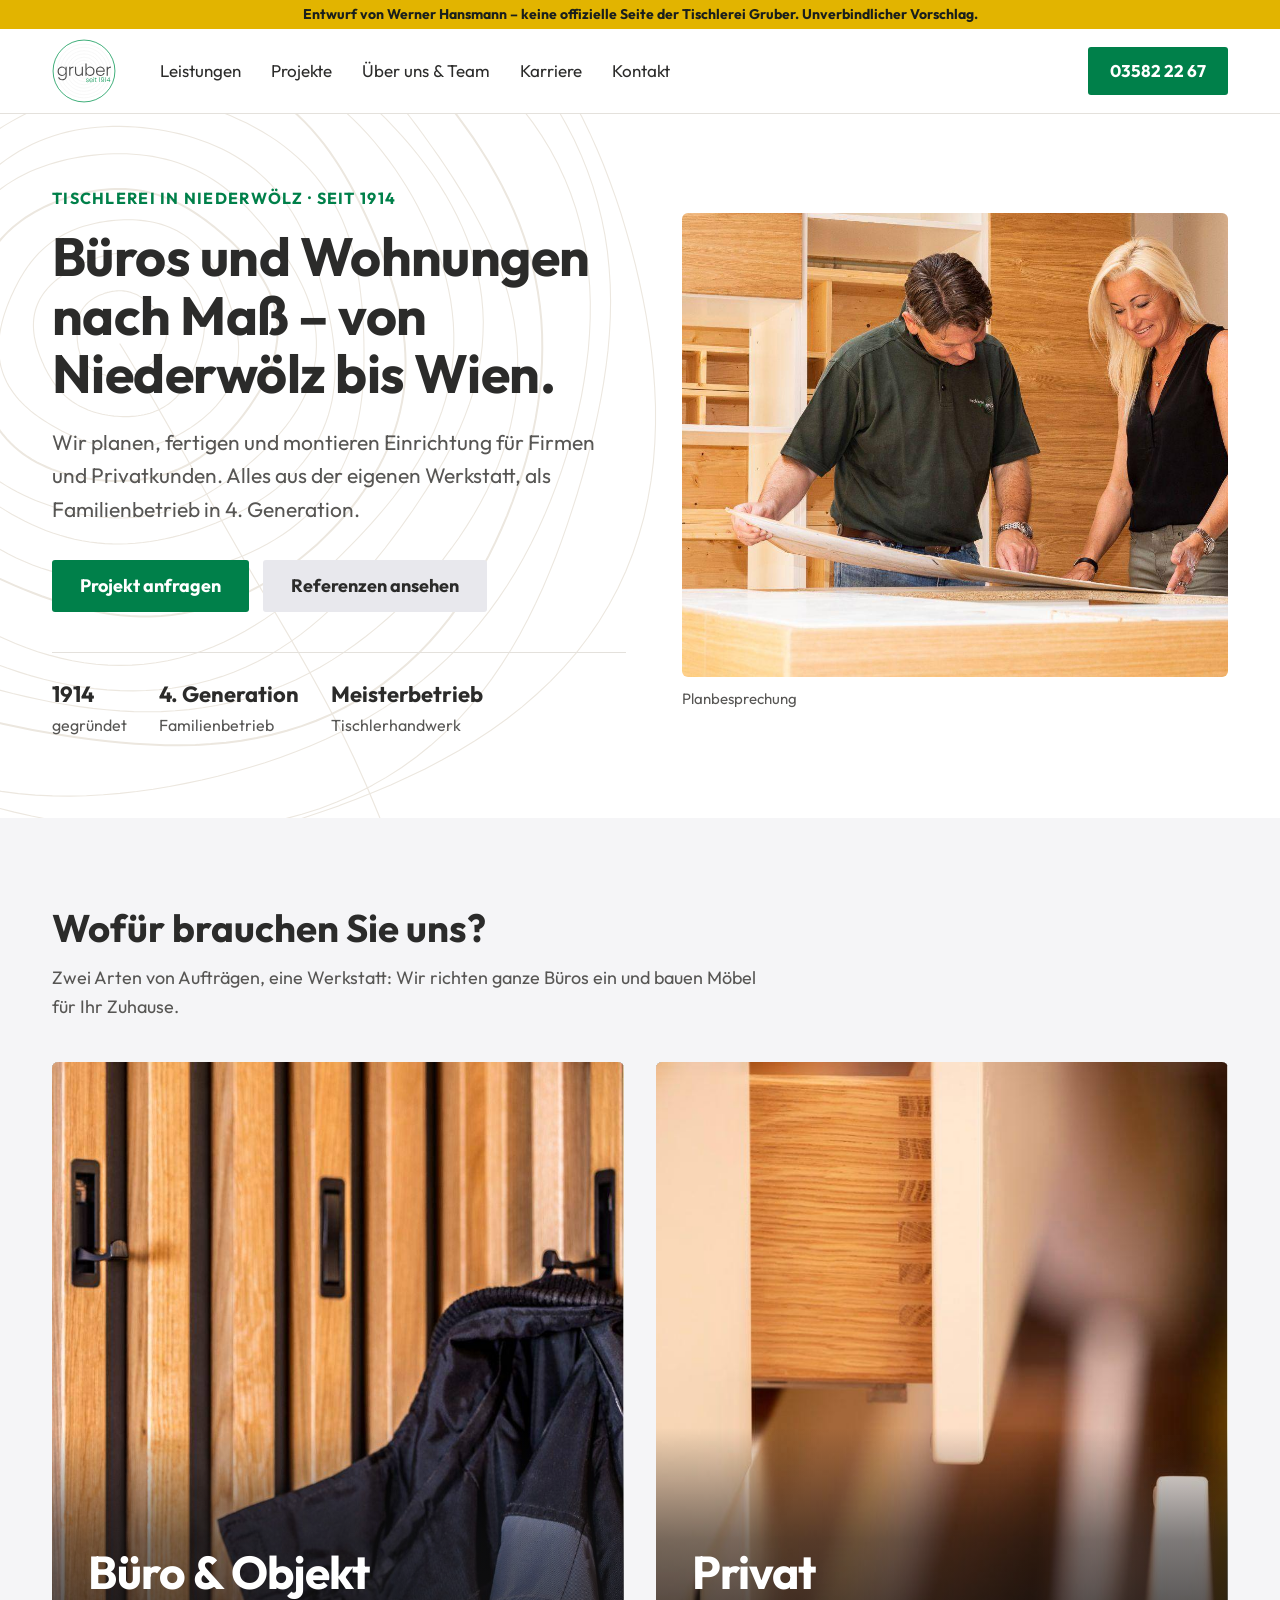
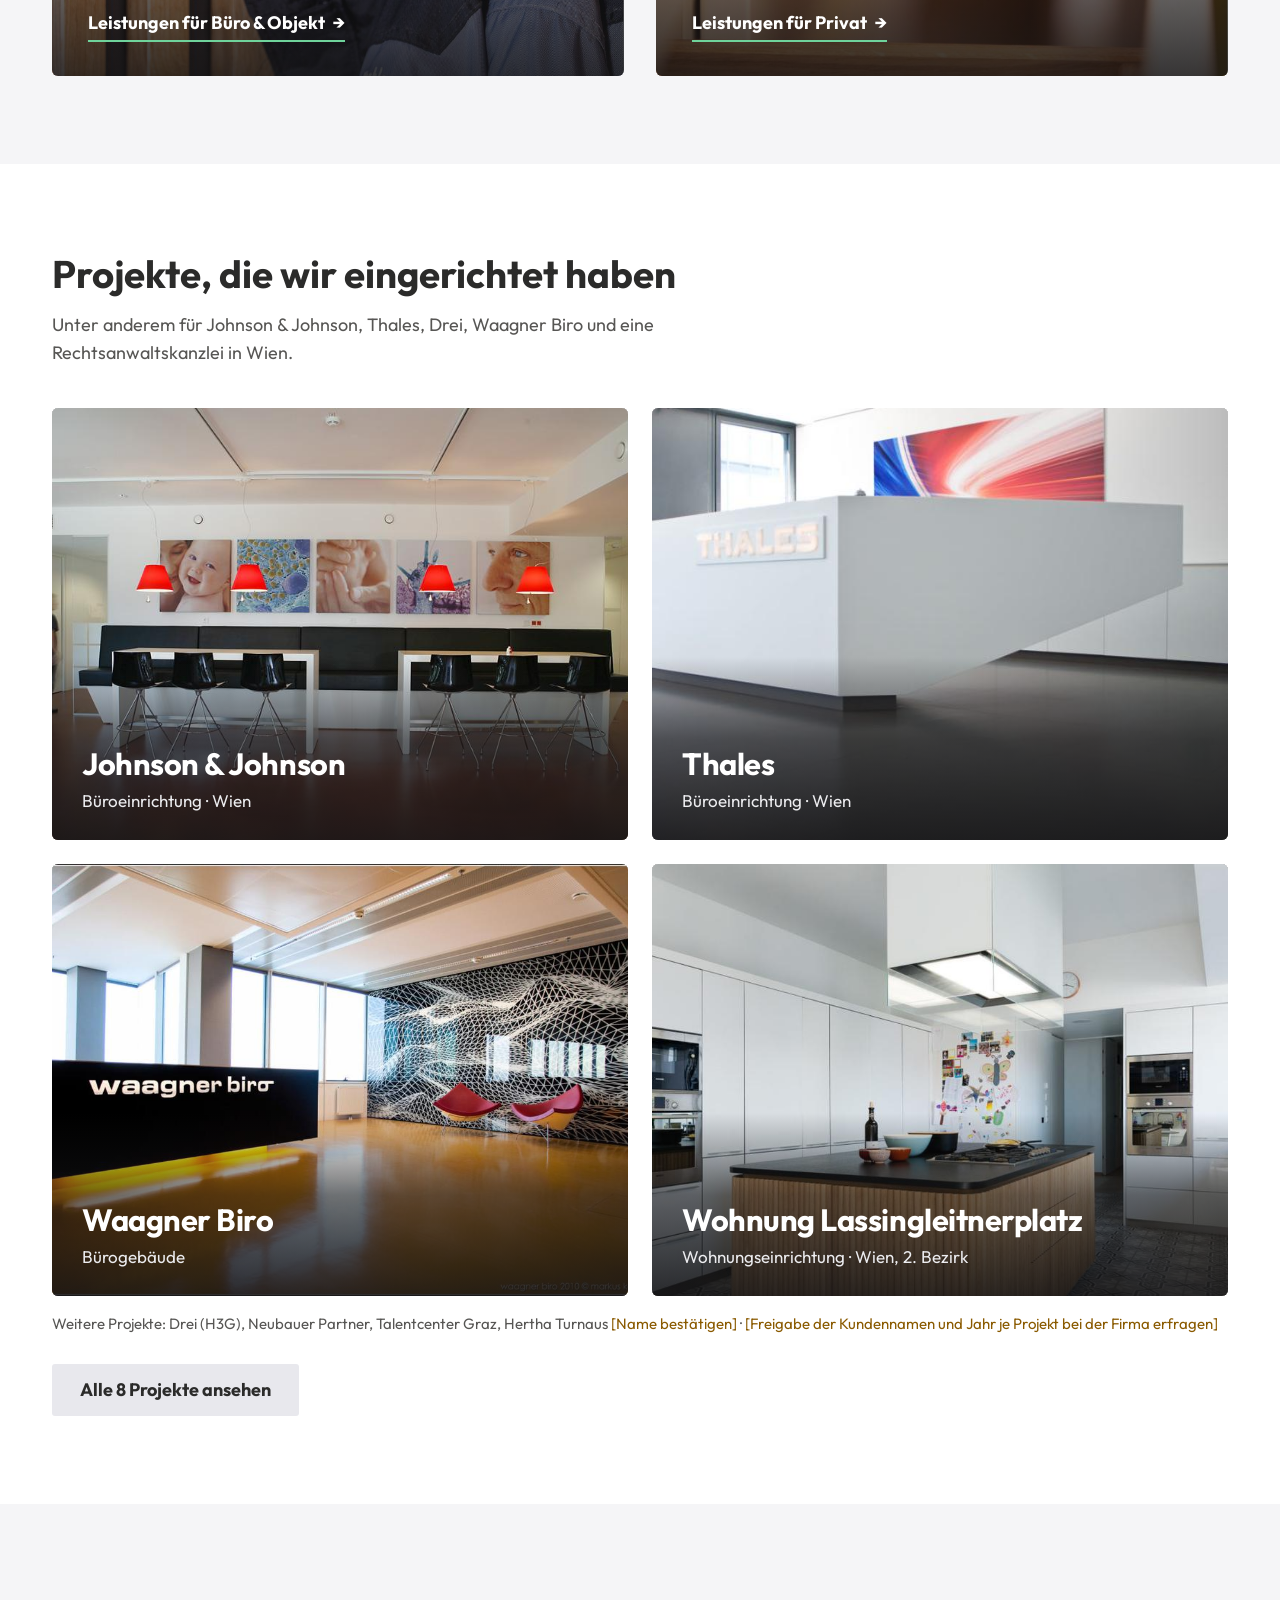
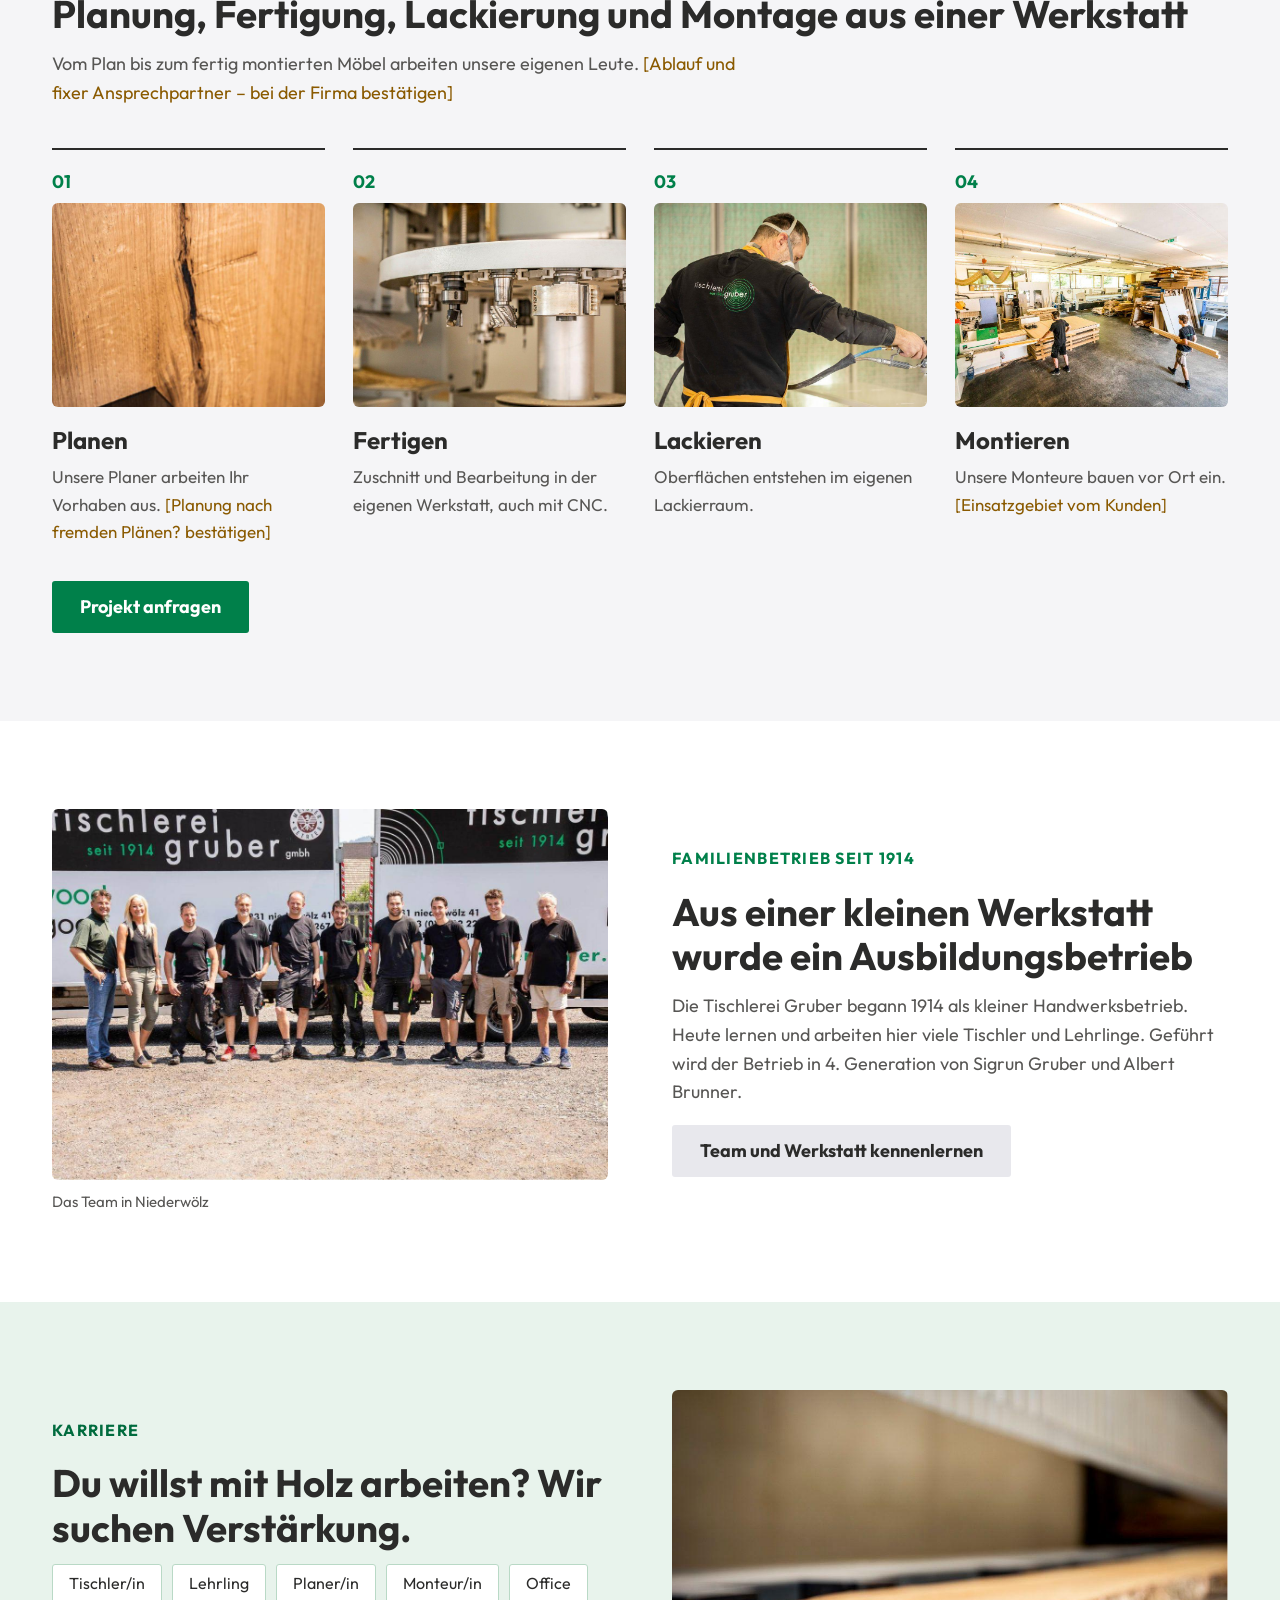
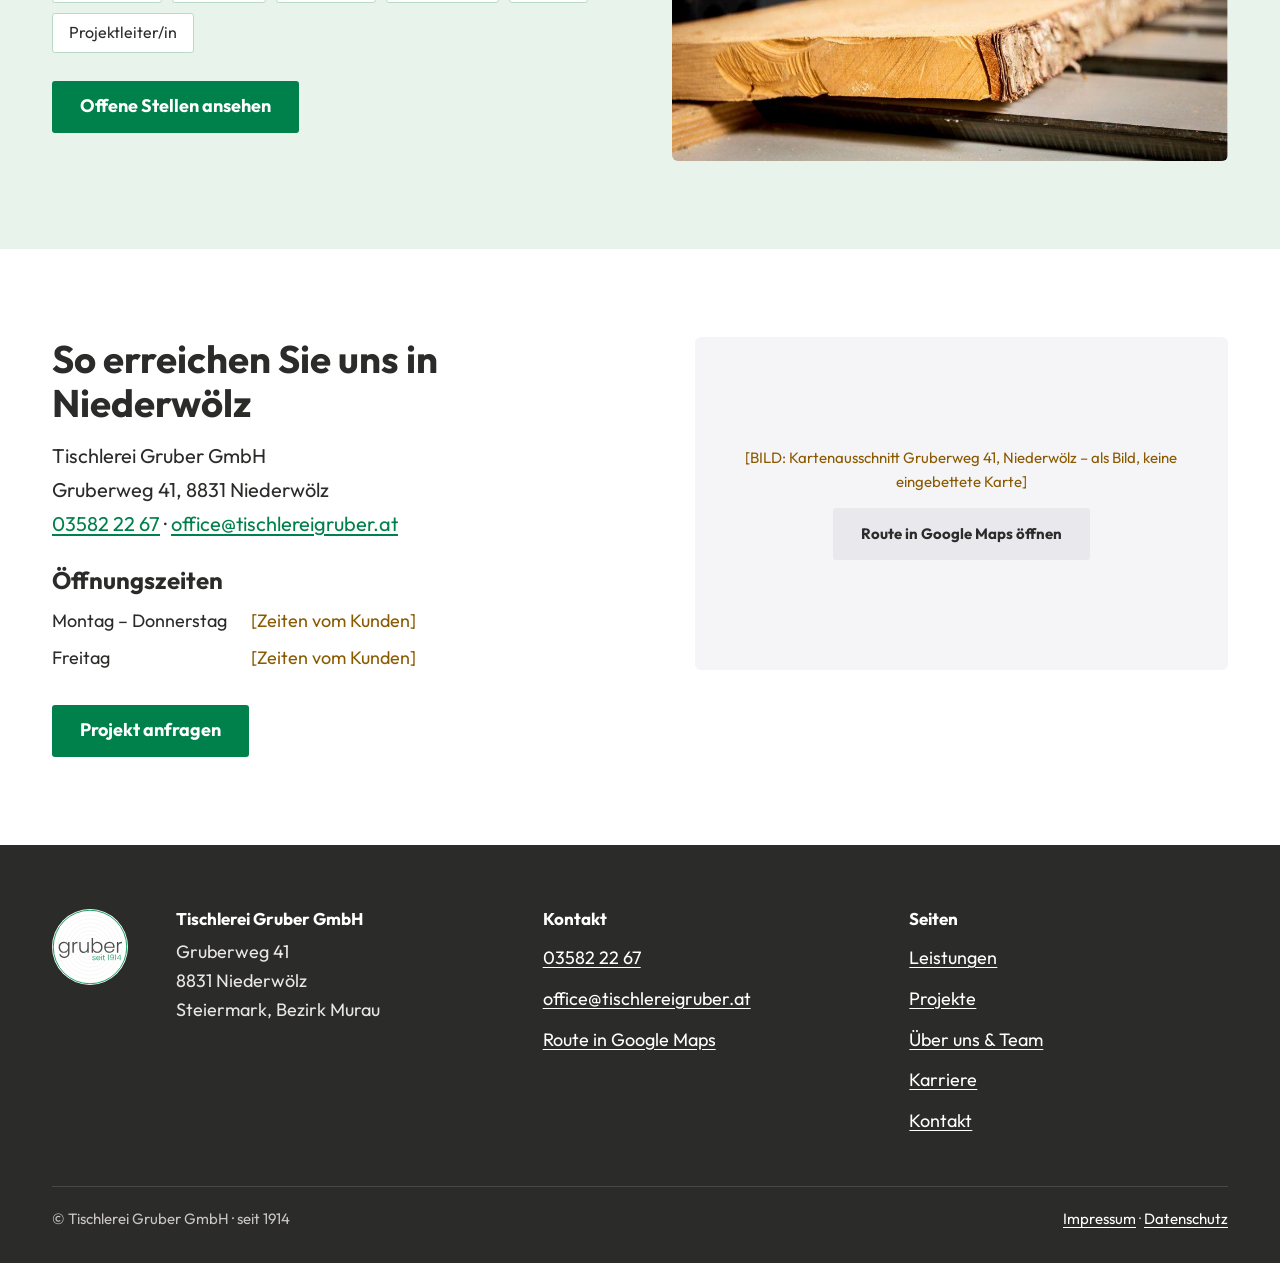
<file: index.html>
<!DOCTYPE html>
<html lang="de-AT">
<head>
<meta charset="utf-8">
<meta name="viewport" content="width=device-width, initial-scale=1, viewport-fit=cover">
<meta name="robots" content="noindex, nofollow">
<title>Tischlerei Gruber Niederwölz – Büroeinrichtung &amp; Möbel nach Maß seit 1914</title>
<meta name="description" content="Tischlerei in Niederwölz (Bezirk Murau): Büroeinrichtung für Firmen, Wohnungseinrichtung bis Wien und Möbel nach Maß für Privatkunden im Murtal. Familienbetrieb seit 1914.">
<meta name="theme-color" content="#ffffff">
<link rel="stylesheet" href="stil.css">
</head>
<body>
<a class="skip" href="#inhalt">Zum Inhalt springen</a>
<header class="kopfzeile">
 <div class="entwurf" role="note">Entwurf von Werner Hansmann – keine offizielle Seite der Tischlerei&nbsp;Gruber. Unverbindlicher&nbsp;Vorschlag.</div>
 <div class="wrap kopf">
  <a class="logo" href="index.html" aria-label="Tischlerei Gruber – zur Startseite"><img src="assets/logo.svg" alt="Logo Tischlerei Gruber, seit 1914" width="64" height="64"></a>
  <button class="menueknopf" type="button" aria-expanded="false" aria-controls="hauptmenue">Menü</button>
  <nav class="hauptmenue" id="hauptmenue" aria-label="Hauptmenü"><ul>
   <li><a href="leistungen.html">Leistungen</a></li><li><a href="projekte.html">Projekte</a></li><li><a href="ueber-uns.html">Über uns &amp; Team</a></li><li><a href="karriere.html">Karriere</a></li><li><a href="kontakt.html">Kontakt</a></li>
  </ul></nav>
  <a class="anruf" href="tel:+4335822267" aria-label="Anrufen: 03582 22 67">03582 22 67</a>
 </div>
</header>
<main id="inhalt">
<section class="hero" aria-labelledby="hero-h">
 <svg class="ringe" viewBox="0 0 1100 1100" aria-hidden="true" focusable="false"><g fill="none" stroke="#ece7df" stroke-linecap="round"><polyline points="596.5,550.0 596.4,551.6 596.3,553.1 596.0,554.6 595.7,556.2 595.3,557.7 594.8,559.2 594.3,560.6 593.7,562.0 593.0,563.4 592.3,564.8 591.6,566.2 590.8,567.5 590.0,568.8 589.2,570.0 588.3,571.3 587.4,572.5 586.5,573.7 585.5,574.8 584.6,576.0 583.6,577.1 582.6,578.2 581.5,579.3 580.5,580.3 579.4,581.4 578.3,582.4 577.1,583.4 575.9,584.3 574.7,585.2 573.4,586.1 572.1,586.9 570.8,587.7 569.5,588.4 568.1,589.1 566.7,589.7 565.2,590.2 563.8,590.8 562.3,591.2 560.8,591.6 559.3,591.9 557.7,592.2 556.2,592.5 554.7,592.6 553.1,592.8 551.6,592.8 550.0,592.9 548.4,592.8 546.9,592.8 545.3,592.7 543.8,592.6 542.2,592.4 540.7,592.2 539.1,591.9 537.6,591.6 536.0,591.3 534.5,590.9 533.0,590.5 531.5,590.0 530.0,589.5 528.5,588.9 527.0,588.2 525.6,587.5 524.2,586.8 522.8,586.0 521.5,585.1 520.2,584.1 519.0,583.1 517.8,582.0 516.7,580.9 515.7,579.7 514.7,578.5 513.8,577.2 512.9,575.9 512.1,574.6 511.4,573.2 510.8,571.8 510.2,570.3 509.7,568.9 509.3,567.4 508.9,566.0 508.5,564.5 508.2,563.1 508.0,561.6 507.8,560.1 507.6,558.7 507.4,557.2 507.3,555.8 507.2,554.3 507.1,552.9 507.0,551.4 507.0,550.0 506.9,548.6 506.9,547.1 507.0,545.6 507.0,544.2 507.1,542.7 507.2,541.3 507.4,539.8 507.6,538.3 507.9,536.8 508.2,535.4 508.6,533.9 509.0,532.5 509.5,531.0 510.1,529.6 510.7,528.2 511.5,526.8 512.2,525.5 513.1,524.2 514.0,523.0 515.0,521.8 516.0,520.6 517.1,519.5 518.3,518.4 519.5,517.4 520.7,516.4 522.0,515.5 523.3,514.6 524.6,513.8 526.0,513.0 527.4,512.3 528.8,511.6 530.2,511.0 531.7,510.4 533.1,509.9 534.6,509.3 536.1,508.9 537.6,508.4 539.1,508.1 540.7,507.7 542.2,507.4 543.7,507.2 545.3,507.0 546.9,506.9 548.4,506.8 550.0,506.8 551.6,506.8 553.1,506.9 554.7,507.1 556.2,507.3 557.8,507.6 559.3,508.0 560.8,508.4 562.3,508.9 563.7,509.4 565.1,510.0 566.5,510.6 567.9,511.3 569.2,512.1 570.5,512.9 571.8,513.7 573.1,514.5 574.3,515.4 575.5,516.3 576.6,517.2 577.8,518.2 578.9,519.1 580.0,520.1 581.1,521.1 582.2,522.1 583.3,523.2 584.3,524.2 585.4,525.3 586.4,526.4 587.4,527.6 588.3,528.7 589.3,529.9 590.2,531.2 591.1,532.4 591.9,533.7 592.7,535.1 593.4,536.4 594.0,537.9 594.6,539.3 595.2,540.8 595.6,542.3 596.0,543.8 596.2,545.3 596.4,546.9 596.5,548.4 596.5,550.0" stroke-width="1.1"/><polyline points="633.8,550.0 633.4,552.8 632.9,555.6 632.3,558.3 631.6,561.0 630.9,563.7 630.2,566.4 629.4,569.0 628.5,571.7 627.7,574.3 626.8,576.9 625.8,579.5 624.8,582.0 623.8,584.6 622.7,587.2 621.6,589.7 620.4,592.3 619.1,594.8 617.8,597.3 616.3,599.8 614.8,602.3 613.2,604.7 611.5,607.1 609.7,609.4 607.7,611.6 605.7,613.8 603.5,615.9 601.2,617.8 598.9,619.7 596.4,621.4 593.9,623.0 591.2,624.5 588.5,625.9 585.7,627.1 582.9,628.2 580.0,629.2 577.0,630.0 574.1,630.7 571.1,631.3 568.1,631.8 565.1,632.2 562.0,632.4 559.0,632.6 556.0,632.6 553.0,632.6 550.0,632.5 547.0,632.3 544.0,632.1 541.1,631.7 538.1,631.3 535.2,630.8 532.3,630.2 529.4,629.5 526.5,628.8 523.7,627.9 520.9,627.0 518.1,626.0 515.4,624.8 512.7,623.6 510.0,622.3 507.5,620.9 504.9,619.3 502.5,617.7 500.1,616.0 497.9,614.2 495.6,612.3 493.5,610.3 491.5,608.3 489.6,606.1 487.7,603.9 485.9,601.7 484.2,599.4 482.6,597.1 481.1,594.7 479.6,592.3 478.2,589.9 476.9,587.4 475.6,584.9 474.3,582.4 473.2,579.8 472.0,577.3 471.0,574.7 469.9,572.1 468.9,569.4 468.0,566.8 467.1,564.0 466.3,561.3 465.6,558.5 465.0,555.7 464.4,552.9 464.0,550.0 463.7,547.1 463.5,544.2 463.4,541.2 463.5,538.3 463.7,535.4 464.1,532.4 464.6,529.5 465.3,526.6 466.2,523.8 467.2,521.0 468.4,518.3 469.7,515.6 471.2,513.0 472.8,510.5 474.5,508.1 476.4,505.8 478.3,503.5 480.4,501.4 482.5,499.3 484.7,497.3 487.0,495.5 489.3,493.7 491.7,491.9 494.1,490.3 496.5,488.7 499.0,487.2 501.4,485.7 503.9,484.3 506.4,482.9 508.9,481.6 511.5,480.4 514.0,479.1 516.6,477.9 519.2,476.8 521.9,475.7 524.6,474.7 527.3,473.8 530.0,472.9 532.8,472.1 535.6,471.4 538.4,470.7 541.3,470.2 544.2,469.8 547.1,469.4 550.0,469.2 552.9,469.1 555.9,469.2 558.8,469.3 561.8,469.6 564.7,470.0 567.6,470.5 570.5,471.1 573.3,471.8 576.1,472.6 578.9,473.5 581.7,474.6 584.4,475.7 587.1,476.8 589.8,478.1 592.4,479.4 594.9,480.9 597.5,482.3 600.0,483.9 602.4,485.5 604.8,487.2 607.2,489.0 609.5,490.8 611.7,492.7 613.9,494.7 616.0,496.7 618.0,498.9 620.0,501.1 621.9,503.4 623.6,505.8 625.3,508.2 626.8,510.7 628.2,513.3 629.5,516.0 630.6,518.7 631.6,521.4 632.5,524.2 633.2,527.1 633.7,529.9 634.1,532.8 634.4,535.7 634.5,538.6 634.5,541.5 634.4,544.3 634.1,547.2 633.8,550.0" stroke-width="1.1"/><polyline points="667.5,550.0 668.0,554.0 668.4,558.0 668.6,562.0 668.6,566.0 668.5,570.1 668.1,574.1 667.6,578.2 666.9,582.2 665.9,586.2 664.8,590.2 663.4,594.1 661.8,597.9 660.1,601.6 658.1,605.3 656.0,608.9 653.7,612.3 651.3,615.7 648.7,618.9 646.0,622.1 643.1,625.1 640.2,628.1 637.1,630.9 634.0,633.6 630.8,636.3 627.5,638.8 624.1,641.2 620.7,643.6 617.2,645.8 613.6,647.9 610.0,650.0 606.3,651.9 602.6,653.7 598.8,655.4 595.0,657.0 591.1,658.5 587.1,659.8 583.1,661.0 579.0,662.0 574.9,662.9 570.8,663.6 566.7,664.1 562.5,664.5 558.3,664.7 554.2,664.7 550.0,664.6 545.8,664.3 541.7,663.8 537.6,663.2 533.6,662.4 529.6,661.5 525.6,660.5 521.7,659.3 517.8,658.1 513.9,656.7 510.2,655.2 506.4,653.7 502.7,652.1 499.1,650.4 495.4,648.7 491.8,646.9 488.3,645.0 484.7,643.0 481.2,641.0 477.7,638.9 474.3,636.8 470.9,634.5 467.5,632.1 464.2,629.7 460.9,627.1 457.8,624.4 454.7,621.6 451.7,618.7 448.8,615.6 446.1,612.4 443.6,609.1 441.2,605.6 438.9,602.1 436.9,598.4 435.1,594.6 433.5,590.8 432.2,586.8 431.0,582.8 430.1,578.7 429.4,574.6 429.0,570.5 428.7,566.4 428.7,562.3 428.8,558.1 429.2,554.1 429.7,550.0 430.4,546.0 431.2,542.0 432.1,538.1 433.2,534.2 434.3,530.4 435.6,526.6 436.9,522.9 438.3,519.2 439.8,515.6 441.3,512.0 443.0,508.4 444.6,504.9 446.4,501.4 448.2,498.0 450.1,494.5 452.1,491.2 454.2,487.8 456.3,484.6 458.6,481.3 461.0,478.2 463.5,475.1 466.1,472.1 468.8,469.2 471.7,466.4 474.7,463.7 477.7,461.1 480.9,458.6 484.2,456.3 487.6,454.1 491.1,452.0 494.7,450.0 498.4,448.2 502.1,446.6 505.9,445.0 509.7,443.6 513.6,442.3 517.6,441.2 521.5,440.2 525.5,439.2 529.5,438.4 533.6,437.7 537.7,437.1 541.8,436.6 545.9,436.2 550.0,436.0 554.1,435.8 558.3,435.7 562.5,435.8 566.7,436.0 570.8,436.4 575.0,436.9 579.2,437.5 583.3,438.3 587.4,439.3 591.5,440.4 595.5,441.7 599.4,443.2 603.3,444.9 607.1,446.8 610.7,448.9 614.3,451.1 617.7,453.5 621.0,456.1 624.1,458.8 627.1,461.6 630.0,464.6 632.7,467.7 635.2,470.9 637.6,474.1 639.9,477.5 642.0,480.9 644.1,484.3 646.0,487.8 647.8,491.3 649.5,494.8 651.1,498.3 652.6,501.9 654.1,505.4 655.6,509.0 657.0,512.6 658.3,516.2 659.6,519.8 660.8,523.4 662.0,527.1 663.1,530.8 664.2,534.6 665.1,538.4 666.0,542.2 666.8,546.1 667.5,550.0" stroke-width="1.1"/><polyline points="707.6,550.0 707.3,555.3 706.6,560.5 705.8,565.7 704.6,570.9 703.2,576.0 701.6,581.0 699.8,585.9 697.8,590.7 695.6,595.5 693.2,600.1 690.8,604.7 688.2,609.2 685.5,613.5 682.7,617.8 679.8,622.1 676.9,626.2 673.8,630.3 670.7,634.3 667.5,638.3 664.2,642.2 660.9,646.0 657.4,649.7 653.8,653.4 650.2,657.0 646.4,660.5 642.5,663.8 638.5,667.1 634.4,670.3 630.1,673.3 625.7,676.1 621.2,678.8 616.6,681.3 611.9,683.7 607.1,685.8 602.2,687.8 597.2,689.6 592.1,691.1 586.9,692.5 581.8,693.7 576.5,694.7 571.3,695.5 566.0,696.1 560.7,696.5 555.3,696.8 550.0,696.9 544.7,696.9 539.3,696.7 534.0,696.4 528.7,696.0 523.3,695.3 518.0,694.6 512.7,693.7 507.5,692.7 502.2,691.5 497.0,690.1 491.7,688.6 486.6,686.9 481.5,685.1 476.5,683.0 471.5,680.7 466.7,678.3 461.9,675.6 457.3,672.7 452.8,669.6 448.5,666.3 444.4,662.7 440.5,659.0 436.8,655.1 433.3,651.0 430.0,646.8 427.0,642.4 424.2,637.9 421.6,633.3 419.3,628.5 417.2,623.7 415.3,618.9 413.6,614.0 412.1,609.0 410.8,604.1 409.7,599.1 408.6,594.2 407.8,589.2 407.0,584.3 406.3,579.4 405.7,574.5 405.2,569.6 404.8,564.7 404.4,559.8 404.1,554.9 403.9,550.0 403.8,545.1 403.7,540.2 403.7,535.2 403.9,530.3 404.1,525.3 404.5,520.3 405.1,515.3 405.8,510.2 406.7,505.2 407.9,500.3 409.2,495.3 410.7,490.4 412.5,485.5 414.6,480.8 416.8,476.1 419.3,471.5 422.1,467.0 425.0,462.7 428.2,458.5 431.6,454.5 435.2,450.6 438.9,446.9 442.9,443.3 447.0,440.0 451.2,436.8 455.5,433.7 460.0,430.9 464.5,428.2 469.2,425.6 473.9,423.2 478.6,421.0 483.5,418.9 488.4,416.9 493.3,415.1 498.3,413.4 503.3,411.8 508.4,410.4 513.5,409.2 518.6,408.0 523.8,407.1 529.0,406.3 534.2,405.7 539.5,405.2 544.7,405.0 550.0,404.9 555.3,405.1 560.5,405.4 565.7,406.0 570.9,406.8 576.1,407.8 581.2,409.0 586.2,410.4 591.2,412.0 596.0,413.8 600.8,415.7 605.5,417.9 610.1,420.2 614.6,422.6 619.0,425.2 623.4,427.8 627.6,430.6 631.7,433.5 635.8,436.4 639.8,439.5 643.8,442.6 647.6,445.7 651.5,449.0 655.2,452.3 659.0,455.6 662.7,459.1 666.3,462.6 669.9,466.2 673.4,470.0 676.8,473.8 680.2,477.7 683.5,481.8 686.6,485.9 689.6,490.3 692.4,494.7 695.0,499.2 697.5,503.9 699.7,508.7 701.7,513.6 703.4,518.7 704.8,523.8 706.0,528.9 706.8,534.2 707.4,539.4 707.6,544.7 707.6,550.0" stroke-width="2.0"/><polyline points="746.0,550.0 746.4,556.6 746.4,563.2 746.1,569.8 745.4,576.4 744.3,582.9 742.9,589.4 741.0,595.8 738.9,602.1 736.4,608.2 733.6,614.3 730.5,620.1 727.2,625.9 723.6,631.4 719.9,636.8 715.9,642.1 711.8,647.2 707.5,652.2 703.1,657.0 698.6,661.7 694.1,666.2 689.4,670.7 684.6,675.0 679.8,679.2 674.9,683.4 669.9,687.4 664.8,691.3 659.7,695.1 654.4,698.8 649.1,702.4 643.6,705.9 638.1,709.2 632.4,712.4 626.6,715.4 620.7,718.3 614.7,720.9 608.6,723.3 602.3,725.5 596.0,727.5 589.6,729.2 583.1,730.6 576.6,731.8 570.0,732.7 563.3,733.4 556.7,733.8 550.0,734.0 543.3,733.9 536.7,733.5 530.0,733.0 523.4,732.2 516.8,731.2 510.2,730.0 503.7,728.6 497.2,727.0 490.8,725.2 484.4,723.3 478.1,721.1 471.8,718.8 465.6,716.4 459.4,713.8 453.4,710.9 447.4,707.9 441.4,704.7 435.6,701.4 429.9,697.8 424.4,693.9 419.0,689.9 413.7,685.7 408.7,681.2 403.9,676.5 399.3,671.6 395.0,666.5 390.9,661.1 387.1,655.6 383.7,649.9 380.5,644.1 377.7,638.1 375.2,632.0 373.0,625.8 371.1,619.5 369.6,613.1 368.3,606.8 367.3,600.4 366.6,594.0 366.1,587.6 365.9,581.2 365.8,574.9 365.9,568.6 366.2,562.4 366.6,556.2 367.2,550.0 367.8,543.9 368.5,537.8 369.4,531.7 370.3,525.7 371.2,519.7 372.3,513.7 373.5,507.7 374.7,501.7 376.1,495.7 377.6,489.7 379.3,483.7 381.1,477.7 383.1,471.8 385.4,465.8 387.8,460.0 390.5,454.2 393.5,448.5 396.7,442.9 400.1,437.4 403.9,432.1 407.8,426.9 412.1,422.0 416.6,417.2 421.4,412.7 426.4,408.3 431.6,404.3 437.0,400.4 442.6,396.9 448.3,393.5 454.2,390.4 460.2,387.6 466.3,385.0 472.5,382.7 478.8,380.5 485.1,378.6 491.5,376.9 497.9,375.3 504.4,374.0 510.8,372.9 517.3,371.9 523.9,371.1 530.4,370.5 536.9,370.0 543.5,369.8 550.0,369.7 556.5,369.8 563.1,370.2 569.6,370.7 576.1,371.5 582.6,372.4 589.0,373.7 595.3,375.1 601.6,376.8 607.9,378.8 614.0,381.0 620.0,383.4 625.9,386.1 631.7,389.0 637.3,392.1 642.8,395.5 648.1,399.0 653.3,402.8 658.3,406.7 663.2,410.7 667.9,414.9 672.5,419.2 676.9,423.6 681.2,428.2 685.4,432.8 689.5,437.4 693.5,442.2 697.4,447.0 701.2,451.9 705.0,456.9 708.6,461.9 712.2,467.1 715.7,472.3 719.1,477.6 722.4,483.0 725.6,488.6 728.6,494.2 731.5,500.0 734.2,505.8 736.7,511.8 739.0,518.0 741.0,524.2 742.7,530.5 744.1,536.9 745.2,543.4 746.0,550.0" stroke-width="1.1" class="wachs" style="--i:0;--s:0.802"/><polyline points="762.4,550.0 763.4,557.2 764.1,564.4 764.7,571.7 765.0,579.1 765.1,586.5 764.8,593.9 764.2,601.4 763.3,608.8 762.1,616.3 760.4,623.6 758.4,631.0 755.9,638.2 753.1,645.3 749.9,652.2 746.3,659.0 742.3,665.6 738.0,671.9 733.3,678.1 728.3,684.0 723.1,689.6 717.5,695.0 711.7,700.2 705.8,705.1 699.6,709.7 693.2,714.1 686.8,718.3 680.2,722.3 673.5,726.0 666.7,729.5 659.8,732.9 652.9,736.0 645.9,739.0 638.8,741.8 631.7,744.4 624.5,746.9 617.3,749.1 610.0,751.2 602.7,753.1 595.3,754.8 587.8,756.3 580.3,757.5 572.8,758.5 565.2,759.3 557.6,759.8 550.0,760.0 542.4,759.9 534.8,759.6 527.2,758.9 519.6,758.0 512.1,756.8 504.6,755.2 497.3,753.4 490.0,751.3 482.8,749.0 475.7,746.4 468.7,743.6 461.8,740.5 455.0,737.2 448.4,733.8 441.8,730.2 435.4,726.4 429.0,722.4 422.8,718.3 416.7,714.1 410.6,709.7 404.7,705.2 398.9,700.5 393.1,695.7 387.5,690.7 382.0,685.6 376.6,680.3 371.4,674.8 366.3,669.1 361.5,663.3 356.8,657.2 352.4,651.0 348.3,644.6 344.5,638.0 340.9,631.2 337.8,624.3 335.0,617.2 332.5,610.0 330.5,602.6 328.9,595.2 327.8,587.7 327.0,580.1 326.7,572.6 326.8,565.0 327.2,557.5 328.1,550.0 329.3,542.6 330.9,535.3 332.8,528.0 334.9,520.9 337.4,513.9 340.0,507.1 342.9,500.3 345.9,493.7 349.0,487.2 352.3,480.8 355.7,474.5 359.2,468.3 362.8,462.2 366.5,456.2 370.2,450.2 374.0,444.3 377.9,438.4 382.0,432.6 386.1,426.9 390.4,421.2 394.8,415.6 399.3,410.1 404.1,404.7 409.0,399.4 414.1,394.3 419.4,389.3 424.9,384.4 430.6,379.8 436.5,375.4 442.7,371.2 449.0,367.3 455.5,363.7 462.2,360.3 469.0,357.2 476.0,354.5 483.1,352.0 490.3,349.8 497.6,347.9 505.0,346.3 512.4,345.0 519.9,344.0 527.4,343.2 534.9,342.7 542.5,342.4 550.0,342.4 557.5,342.6 565.1,343.0 572.6,343.6 580.0,344.5 587.5,345.5 594.9,346.8 602.3,348.2 609.7,349.9 617.0,351.8 624.2,354.0 631.4,356.4 638.4,359.0 645.4,361.9 652.2,365.1 659.0,368.5 665.5,372.2 671.9,376.2 678.1,380.5 684.1,385.0 689.8,389.8 695.3,394.8 700.5,400.1 705.5,405.6 710.2,411.3 714.7,417.1 718.8,423.2 722.7,429.3 726.4,435.6 729.8,442.0 732.9,448.4 735.9,455.0 738.6,461.5 741.2,468.1 743.6,474.8 745.9,481.5 748.0,488.1 750.0,494.9 751.9,501.6 753.7,508.4 755.4,515.2 757.1,522.0 758.6,528.9 760.0,535.9 761.3,542.9 762.4,550.0" stroke-width="1.1" class="wachs" style="--i:1;--s:0.872"/><polyline points="793.7,550.0 793.9,558.2 794.0,566.4 794.0,574.7 793.9,583.0 793.6,591.3 793.1,599.7 792.4,608.1 791.4,616.6 790.2,625.1 788.7,633.5 786.9,642.0 784.7,650.5 782.2,658.9 779.3,667.2 775.9,675.4 772.2,683.5 768.0,691.4 763.4,699.1 758.4,706.5 752.9,713.7 747.1,720.7 740.9,727.3 734.4,733.6 727.5,739.5 720.3,745.2 712.9,750.5 705.2,755.4 697.3,760.0 689.3,764.3 681.0,768.2 672.7,771.9 664.2,775.2 655.7,778.3 647.1,781.1 638.4,783.6 629.7,785.9 621.0,788.0 612.2,789.8 603.4,791.4 594.5,792.8 585.7,793.9 576.8,794.9 567.9,795.5 558.9,796.0 550.0,796.1 541.1,796.0 532.1,795.6 523.2,794.9 514.4,793.9 505.5,792.6 496.7,790.9 488.1,788.9 479.4,786.6 471.0,783.9 462.6,780.9 454.4,777.6 446.3,774.0 438.4,770.0 430.7,765.8 423.1,761.3 415.7,756.6 408.6,751.6 401.6,746.5 394.7,741.1 388.1,735.6 381.6,729.8 375.3,724.0 369.1,718.0 363.0,711.9 357.1,705.6 351.4,699.2 345.8,692.7 340.3,686.0 334.9,679.2 329.8,672.3 324.7,665.2 319.9,657.9 315.3,650.5 310.9,642.9 306.8,635.1 303.0,627.2 299.5,619.1 296.4,610.8 293.7,602.4 291.3,593.9 289.4,585.2 288.0,576.5 287.1,567.7 286.6,558.8 286.7,550.0 287.2,541.2 288.3,532.4 289.8,523.7 291.8,515.1 294.3,506.6 297.1,498.3 300.4,490.2 304.1,482.2 308.0,474.4 312.3,466.8 316.8,459.4 321.5,452.2 326.5,445.2 331.6,438.3 336.8,431.7 342.2,425.1 347.6,418.8 353.2,412.5 358.8,406.4 364.5,400.4 370.3,394.4 376.2,388.6 382.2,382.9 388.2,377.2 394.4,371.7 400.7,366.3 407.2,361.0 413.8,355.8 420.6,350.8 427.5,346.0 434.7,341.4 442.0,337.1 449.5,332.9 457.2,329.1 465.0,325.5 473.0,322.3 481.2,319.4 489.5,316.8 498.0,314.6 506.5,312.7 515.1,311.2 523.8,310.0 532.5,309.2 541.2,308.7 550.0,308.6 558.8,308.8 567.5,309.3 576.2,310.1 584.9,311.1 593.6,312.4 602.2,314.0 610.7,315.9 619.2,317.9 627.6,320.3 636.0,322.8 644.3,325.6 652.5,328.6 660.7,331.8 668.7,335.4 676.6,339.1 684.4,343.2 692.1,347.5 699.6,352.1 706.9,356.9 714.0,362.1 720.8,367.6 727.5,373.3 733.8,379.3 739.8,385.6 745.5,392.2 750.9,399.1 755.9,406.1 760.6,413.4 764.9,420.9 768.8,428.5 772.4,436.3 775.6,444.2 778.5,452.2 781.0,460.2 783.3,468.4 785.2,476.5 786.9,484.7 788.4,492.9 789.6,501.0 790.6,509.2 791.5,517.4 792.3,525.5 792.9,533.7 793.3,541.8 793.7,550.0" stroke-width="1.1" class="wachs" style="--i:2;--s:0.857"/><polyline points="833.6,550.0 834.7,559.6 835.3,569.2 835.6,578.9 835.4,588.6 834.7,598.3 833.7,608.0 832.1,617.6 830.1,627.2 827.7,636.7 824.8,646.2 821.4,655.4 817.7,664.6 813.5,673.6 809.0,682.4 804.1,691.0 798.8,699.5 793.3,707.8 787.5,715.9 781.3,723.8 774.9,731.5 768.3,739.0 761.4,746.3 754.3,753.4 747.0,760.4 739.4,767.1 731.6,773.5 723.6,779.8 715.4,785.8 707.0,791.5 698.3,797.0 689.4,802.1 680.3,806.9 671.0,811.4 661.5,815.5 651.9,819.1 642.0,822.4 632.1,825.2 622.0,827.6 611.8,829.5 601.5,830.9 591.2,831.9 580.9,832.4 570.5,832.4 560.2,832.0 550.0,831.2 539.8,829.9 529.8,828.3 519.8,826.3 509.9,824.0 500.2,821.4 490.6,818.6 481.2,815.5 471.8,812.2 462.6,808.7 453.4,805.1 444.4,801.3 435.5,797.4 426.6,793.3 417.8,789.2 409.0,784.8 400.3,780.4 391.6,775.8 383.0,771.0 374.5,766.0 366.0,760.8 357.7,755.4 349.5,749.7 341.4,743.7 333.5,737.5 325.8,730.9 318.4,724.0 311.2,716.8 304.4,709.3 298.0,701.4 291.9,693.3 286.3,684.8 281.2,676.1 276.6,667.1 272.4,657.8 268.8,648.4 265.7,638.8 263.1,629.1 261.1,619.3 259.5,609.4 258.5,599.4 257.9,589.5 257.7,579.5 258.0,569.6 258.7,559.8 259.8,550.0 261.2,540.3 262.9,530.7 264.8,521.2 267.1,511.8 269.6,502.5 272.3,493.3 275.3,484.1 278.5,475.1 281.9,466.2 285.5,457.4 289.3,448.7 293.4,440.2 297.7,431.7 302.3,423.4 307.1,415.2 312.2,407.1 317.6,399.2 323.2,391.6 329.1,384.1 335.3,376.8 341.9,369.8 348.6,363.0 355.7,356.5 363.0,350.3 370.6,344.4 378.3,338.7 386.3,333.4 394.5,328.3 402.9,323.6 411.4,319.1 420.0,314.9 428.8,311.0 437.6,307.3 446.6,303.8 455.6,300.6 464.7,297.6 473.9,294.8 483.2,292.2 492.5,289.8 501.9,287.5 511.3,285.5 520.9,283.6 530.5,282.0 540.2,280.6 550.0,279.4 559.9,278.5 569.8,277.9 579.8,277.6 589.8,277.6 599.9,278.0 609.9,278.9 620.0,280.1 630.0,281.8 639.9,283.9 649.7,286.6 659.4,289.7 668.9,293.3 678.1,297.4 687.2,302.0 695.9,307.0 704.4,312.4 712.5,318.3 720.3,324.6 727.8,331.2 734.9,338.1 741.7,345.3 748.1,352.8 754.2,360.4 759.9,368.2 765.4,376.2 770.6,384.3 775.5,392.5 780.2,400.7 784.6,409.0 788.9,417.4 793.0,425.8 797.0,434.2 800.8,442.6 804.5,451.1 808.0,459.7 811.5,468.3 814.7,477.0 817.9,485.8 820.8,494.6 823.6,503.6 826.2,512.7 828.5,521.9 830.5,531.1 832.2,540.5 833.6,550.0" stroke-width="2.0" class="wachs" style="--i:3;--s:0.884"/><polyline points="883.8,550.0 883.8,561.2 883.2,572.4 882.1,583.6 880.3,594.6 878.1,605.6 875.3,616.5 871.9,627.2 868.0,637.7 863.7,648.0 858.9,658.1 853.7,668.0 848.2,677.6 842.3,687.1 836.1,696.2 829.6,705.2 822.9,714.0 816.0,722.5 808.9,730.9 801.7,739.1 794.4,747.2 786.9,755.1 779.3,762.9 771.6,770.7 763.8,778.3 755.8,785.8 747.7,793.3 739.4,800.6 730.9,807.8 722.2,814.9 713.2,821.8 704.0,828.6 694.6,835.1 684.9,841.3 674.9,847.2 664.6,852.8 654.1,858.0 643.3,862.7 632.2,867.0 620.9,870.8 609.4,874.0 597.7,876.7 585.9,878.8 574.0,880.2 562.0,881.1 550.0,881.4 538.0,881.1 526.0,880.2 514.1,878.7 502.3,876.7 490.6,874.1 479.0,871.1 467.6,867.7 456.4,863.8 445.4,859.5 434.6,854.8 424.0,849.9 413.6,844.6 403.4,839.0 393.4,833.2 383.6,827.1 374.0,820.8 364.6,814.3 355.4,807.5 346.5,800.5 337.7,793.2 329.2,785.8 321.0,778.1 313.0,770.1 305.2,761.9 297.8,753.5 290.7,744.8 284.0,735.8 277.6,726.7 271.6,717.3 266.0,707.7 260.8,697.8 256.1,687.8 251.8,677.7 247.9,667.4 244.5,656.9 241.5,646.4 238.9,635.8 236.7,625.1 235.0,614.4 233.6,603.6 232.5,592.9 231.8,582.2 231.4,571.4 231.2,560.7 231.4,550.0 231.7,539.3 232.4,528.6 233.2,518.0 234.3,507.3 235.6,496.7 237.1,486.0 238.9,475.4 240.9,464.8 243.2,454.2 245.8,443.6 248.8,433.0 252.1,422.5 255.9,412.1 260.0,401.7 264.6,391.5 269.6,381.5 275.1,371.7 281.1,362.2 287.6,352.9 294.6,343.9 302.1,335.3 310.0,327.2 318.4,319.4 327.2,312.1 336.4,305.3 346.0,298.9 355.9,293.1 366.0,287.7 376.4,282.9 387.0,278.5 397.7,274.6 408.6,271.2 419.5,268.2 430.5,265.6 441.5,263.3 452.5,261.3 463.4,259.7 474.4,258.3 485.3,257.2 496.1,256.2 506.9,255.4 517.7,254.9 528.5,254.4 539.3,254.2 550.0,254.1 560.7,254.1 571.5,254.4 582.3,254.8 593.1,255.4 603.9,256.3 614.7,257.5 625.5,259.0 636.3,260.7 647.0,262.8 657.8,265.3 668.4,268.2 679.0,271.5 689.4,275.2 699.7,279.3 709.8,283.8 719.8,288.8 729.5,294.2 738.9,299.9 748.2,306.1 757.1,312.7 765.8,319.6 774.2,326.8 782.3,334.3 790.1,342.1 797.6,350.2 804.9,358.5 811.8,367.1 818.5,375.9 824.9,384.8 831.0,394.0 836.9,403.3 842.5,412.8 847.8,422.5 852.8,432.4 857.6,442.4 862.0,452.5 866.1,462.9 869.8,473.3 873.2,484.0 876.1,494.7 878.6,505.6 880.7,516.6 882.2,527.7 883.3,538.8 883.8,550.0" stroke-width="1.1" class="wachs" style="--i:4;--s:0.880"/><polyline points="913.0,550.0 912.2,562.2 910.7,574.3 908.6,586.2 905.9,598.1 902.6,609.8 898.9,621.3 894.7,632.6 890.1,643.8 885.1,654.7 879.8,665.4 874.2,675.9 868.3,686.3 862.2,696.4 856.0,706.4 849.5,716.3 843.0,726.0 836.2,735.6 829.4,745.2 822.3,754.6 815.2,764.0 807.8,773.2 800.3,782.4 792.6,791.5 784.6,800.5 776.3,809.4 767.8,818.1 759.0,826.6 749.8,834.8 740.3,842.9 730.5,850.6 720.3,857.9 709.7,864.9 698.8,871.4 687.6,877.4 676.0,883.0 664.2,888.0 652.1,892.4 639.8,896.2 627.3,899.5 614.6,902.1 601.8,904.2 588.9,905.7 575.9,906.5 563.0,906.9 550.0,906.6 537.1,905.9 524.2,904.6 511.4,902.9 498.7,900.8 486.2,898.2 473.7,895.2 461.4,891.9 449.2,888.1 437.1,884.1 425.2,879.7 413.5,874.9 401.9,869.9 390.5,864.5 379.3,858.8 368.3,852.7 357.5,846.3 346.9,839.5 336.6,832.4 326.6,824.9 317.0,817.0 307.6,808.8 298.7,800.3 290.1,791.4 281.9,782.1 274.2,772.5 266.9,762.7 260.1,752.5 253.8,742.1 247.9,731.5 242.5,720.7 237.6,709.7 233.1,698.6 229.1,687.4 225.4,676.1 222.2,664.7 219.3,653.3 216.7,641.9 214.5,630.4 212.5,619.0 210.8,607.5 209.3,596.0 208.0,584.6 206.9,573.1 206.1,561.5 205.4,550.0 205.0,538.4 204.8,526.8 204.8,515.1 205.1,503.4 205.8,491.6 206.8,479.8 208.1,468.0 209.9,456.2 212.1,444.4 214.8,432.7 218.1,421.1 221.9,409.5 226.2,398.2 231.2,387.0 236.7,376.1 242.9,365.5 249.6,355.2 256.9,345.2 264.7,335.7 273.1,326.6 282.0,317.9 291.3,309.8 301.0,302.1 311.1,294.9 321.5,288.1 332.2,281.9 343.0,276.1 354.1,270.8 365.3,265.8 376.7,261.3 388.1,257.1 399.5,253.3 411.0,249.8 422.5,246.6 434.0,243.6 445.5,240.9 457.1,238.3 468.6,236.0 480.1,234.0 491.7,232.1 503.3,230.4 514.9,229.0 526.6,227.8 538.3,226.9 550.0,226.2 561.8,225.9 573.6,225.9 585.4,226.2 597.2,227.0 609.0,228.1 620.8,229.7 632.5,231.7 644.2,234.1 655.8,237.0 667.2,240.3 678.5,244.1 689.7,248.3 700.7,252.9 711.5,258.0 722.1,263.4 732.4,269.3 742.6,275.4 752.6,281.9 762.3,288.7 771.8,295.8 781.1,303.2 790.2,310.8 799.1,318.7 807.8,326.8 816.3,335.2 824.5,343.8 832.6,352.6 840.4,361.7 848.0,371.0 855.3,380.5 862.4,390.3 869.1,400.3 875.5,410.6 881.5,421.2 887.1,432.0 892.3,443.1 896.9,454.3 901.1,465.8 904.7,477.5 907.6,489.4 910.0,501.4 911.7,513.4 912.8,525.6 913.3,537.8 913.0,550.0" stroke-width="1.1" class="wachs" style="--i:5;--s:0.922"/><polyline points="945.9,550.0 947.2,563.3 947.7,576.7 947.6,590.2 946.8,603.6 945.3,617.0 943.0,630.3 940.2,643.5 936.6,656.6 932.5,669.5 927.8,682.2 922.5,694.7 916.7,707.0 910.4,719.0 903.7,730.8 896.5,742.4 889.0,753.7 881.1,764.7 872.9,775.6 864.3,786.1 855.4,796.4 846.2,806.5 836.7,816.3 827.0,825.8 816.9,835.0 806.5,843.9 795.8,852.5 784.8,860.8 773.5,868.6 761.9,876.1 750.1,883.2 737.9,889.8 725.5,895.9 712.8,901.5 699.8,906.6 686.7,911.2 673.4,915.2 659.9,918.6 646.3,921.5 632.6,923.8 618.9,925.6 605.1,926.8 591.3,927.6 577.5,927.8 563.7,927.6 550.0,926.9 536.4,925.8 522.8,924.4 509.3,922.6 495.8,920.5 482.5,918.2 469.2,915.5 456.0,912.6 442.8,909.5 429.7,906.1 416.6,902.5 403.5,898.6 390.5,894.4 377.6,889.9 364.7,885.1 351.9,880.0 339.1,874.5 326.5,868.6 314.1,862.2 301.9,855.4 289.9,848.0 278.2,840.2 266.9,831.9 256.0,823.0 245.5,813.6 235.6,803.7 226.2,793.3 217.4,782.4 209.2,771.0 201.7,759.3 194.9,747.2 188.7,734.7 183.3,722.0 178.6,709.0 174.6,695.8 171.3,682.5 168.6,669.2 166.5,655.7 165.1,642.3 164.1,628.9 163.7,615.5 163.7,602.2 164.1,589.0 164.9,575.9 166.1,562.9 167.5,550.0 169.2,537.2 171.2,524.5 173.5,511.9 175.9,499.5 178.7,487.0 181.6,474.7 184.9,462.5 188.4,450.3 192.2,438.2 196.3,426.2 200.7,414.3 205.6,402.5 210.8,390.9 216.4,379.4 222.4,368.1 228.9,357.1 235.8,346.2 243.1,335.6 250.9,325.3 259.1,315.3 267.8,305.6 276.8,296.3 286.2,287.4 296.0,278.8 306.1,270.5 316.6,262.7 327.3,255.2 338.2,248.1 349.4,241.4 360.8,235.0 372.4,228.9 384.2,223.2 396.2,217.8 408.2,212.7 420.5,207.8 432.9,203.3 445.4,199.1 458.0,195.3 470.8,191.7 483.7,188.5 496.7,185.6 509.9,183.2 523.2,181.1 536.5,179.5 550.0,178.4 563.5,177.8 577.1,177.8 590.6,178.3 604.2,179.4 617.7,181.1 631.0,183.4 644.3,186.4 657.4,190.0 670.2,194.3 682.8,199.1 695.1,204.6 707.1,210.6 718.8,217.2 730.1,224.3 741.1,231.8 751.6,239.7 761.8,248.0 771.6,256.7 781.1,265.6 790.3,274.7 799.1,284.0 807.6,293.5 815.9,303.1 824.0,312.8 831.9,322.6 839.6,332.5 847.1,342.4 854.5,352.5 861.8,362.7 869.0,372.9 876.0,383.3 883.0,393.9 889.7,404.6 896.3,415.5 902.7,426.5 908.9,437.9 914.8,449.4 920.3,461.2 925.5,473.3 930.3,485.5 934.5,498.0 938.3,510.8 941.4,523.7 944.0,536.8 945.9,550.0" stroke-width="1.1" class="wachs" style="--i:6;--s:0.909"/><polyline points="972.1,550.0 972.3,564.2 972.0,578.4 971.2,592.6 969.8,606.7 967.9,620.9 965.6,634.9 962.8,649.0 959.5,662.9 955.9,676.8 951.8,690.6 947.3,704.3 942.4,718.0 937.1,731.6 931.4,745.0 925.3,758.4 918.8,771.6 911.8,784.6 904.3,797.5 896.4,810.2 887.9,822.6 878.9,834.8 869.4,846.6 859.4,858.0 848.8,869.1 837.6,879.6 826.0,889.6 813.8,899.1 801.1,908.0 788.0,916.2 774.4,923.7 760.5,930.6 746.2,936.7 731.6,942.1 716.7,946.8 701.7,950.8 686.6,954.1 671.3,956.7 656.0,958.7 640.7,960.1 625.4,961.0 610.1,961.3 594.9,961.2 579.9,960.6 564.9,959.7 550.0,958.5 535.2,957.0 520.5,955.2 505.9,953.2 491.4,951.0 476.9,948.5 462.5,945.9 448.1,943.0 433.7,939.9 419.4,936.6 405.0,932.9 390.8,929.0 376.5,924.7 362.3,920.0 348.2,914.9 334.3,909.3 320.5,903.2 306.9,896.6 293.5,889.4 280.5,881.7 267.7,873.4 255.4,864.6 243.5,855.2 232.1,845.2 221.2,834.6 210.9,823.6 201.1,812.1 192.0,800.1 183.4,787.7 175.5,775.0 168.2,761.9 161.5,748.6 155.5,735.0 150.0,721.3 145.1,707.3 140.7,693.2 136.8,679.1 133.5,664.8 130.7,650.5 128.3,636.2 126.4,621.8 124.9,607.4 123.9,593.1 123.3,578.7 123.2,564.3 123.5,550.0 124.2,535.7 125.5,521.5 127.2,507.3 129.4,493.2 132.2,479.2 135.5,465.3 139.3,451.6 143.8,438.0 148.8,424.6 154.3,411.5 160.5,398.7 167.2,386.1 174.4,373.9 182.2,361.9 190.4,350.4 199.1,339.2 208.2,328.3 217.8,317.9 227.6,307.8 237.8,298.1 248.3,288.8 259.0,279.8 269.9,271.1 280.9,262.7 292.2,254.5 303.5,246.6 315.0,239.0 326.6,231.5 338.3,224.2 350.1,217.1 362.0,210.1 374.1,203.3 386.4,196.7 398.8,190.3 411.5,184.0 424.3,178.1 437.4,172.4 450.7,167.0 464.2,162.0 478.0,157.4 492.0,153.2 506.2,149.7 520.7,146.6 535.3,144.2 550.0,142.5 564.8,141.5 579.7,141.2 594.6,141.7 609.5,142.9 624.3,144.9 638.9,147.7 653.4,151.3 667.6,155.6 681.6,160.5 695.3,166.2 708.7,172.4 721.7,179.2 734.3,186.6 746.6,194.4 758.6,202.6 770.2,211.2 781.4,220.1 792.3,229.3 802.9,238.7 813.2,248.4 823.3,258.2 833.0,268.2 842.6,278.3 851.9,288.6 861.0,299.1 869.9,309.7 878.5,320.5 887.0,331.4 895.2,342.6 903.2,353.9 910.8,365.5 918.2,377.3 925.2,389.4 931.9,401.6 938.1,414.2 943.9,426.9 949.3,439.9 954.1,453.1 958.4,466.5 962.1,480.1 965.3,493.9 967.9,507.8 969.9,521.8 971.3,535.9 972.1,550.0" stroke-width="2.0" class="wachs" style="--i:7;--s:0.917"/><polyline points="1019.5,550.0 1018.3,565.7 1016.4,581.4 1014.1,596.9 1011.4,612.3 1008.1,627.7 1004.5,642.9 1000.4,658.0 996.0,673.0 991.2,687.8 985.9,702.6 980.3,717.2 974.3,731.6 967.8,745.9 960.9,760.1 953.5,774.0 945.7,787.7 937.3,801.2 928.5,814.4 919.1,827.3 909.2,839.8 898.8,852.0 887.9,863.8 876.5,875.1 864.6,886.0 852.3,896.4 839.5,906.3 826.3,915.7 812.8,924.6 798.9,933.0 784.7,940.9 770.3,948.3 755.6,955.3 740.7,961.7 725.6,967.8 710.3,973.4 694.9,978.7 679.3,983.5 663.6,988.0 647.7,992.2 631.8,996.0 615.7,999.4 599.5,1002.5 583.1,1005.2 566.6,1007.5 550.0,1009.4 533.3,1010.8 516.4,1011.7 499.5,1012.1 482.5,1011.9 465.4,1011.1 448.4,1009.6 431.4,1007.4 414.5,1004.5 397.7,1000.8 381.1,996.2 364.7,990.9 348.7,984.7 333.0,977.7 317.8,969.9 303.0,961.3 288.8,952.0 275.1,941.9 262.0,931.2 249.5,919.8 237.7,907.9 226.5,895.5 215.9,882.6 206.0,869.4 196.7,855.9 188.0,842.1 179.8,828.1 172.2,814.0 165.0,799.7 158.3,785.4 151.9,771.0 145.9,756.6 140.3,742.1 134.9,727.7 129.9,713.2 125.1,698.7 120.5,684.2 116.2,669.6 112.2,654.9 108.5,640.2 105.1,625.4 102.1,610.5 99.4,595.5 97.2,580.4 95.4,565.3 94.2,550.0 93.4,534.7 93.3,519.3 93.8,503.9 95.0,488.5 96.8,473.2 99.3,457.9 102.6,442.7 106.5,427.7 111.1,412.9 116.4,398.2 122.3,383.9 128.9,369.7 136.1,355.9 143.8,342.3 152.1,329.1 160.9,316.2 170.2,303.6 179.8,291.4 189.9,279.5 200.3,267.9 211.1,256.6 222.2,245.7 233.7,235.0 245.4,224.7 257.5,214.8 269.8,205.1 282.4,195.8 295.3,186.9 308.5,178.4 322.0,170.3 335.8,162.7 349.9,155.5 364.3,148.9 378.9,142.8 393.8,137.3 408.9,132.4 424.2,128.2 439.7,124.7 455.3,121.8 471.1,119.7 486.9,118.3 502.7,117.6 518.6,117.6 534.3,118.2 550.0,119.6 565.6,121.6 581.0,124.1 596.2,127.2 611.3,130.8 626.1,134.9 640.8,139.3 655.3,144.1 669.5,149.2 683.6,154.5 697.6,160.1 711.4,165.9 725.1,171.9 738.7,178.0 752.2,184.3 765.7,190.8 779.1,197.4 792.5,204.3 805.9,211.3 819.2,218.7 832.5,226.3 845.7,234.2 858.8,242.6 871.7,251.3 884.4,260.5 896.9,270.1 909.0,280.3 920.8,291.0 932.2,302.1 943.0,313.9 953.3,326.1 963.0,338.9 972.0,352.1 980.3,365.8 987.9,379.9 994.6,394.4 1000.6,409.2 1005.8,424.3 1010.1,439.7 1013.7,455.2 1016.4,470.9 1018.4,486.7 1019.7,502.5 1020.3,518.4 1020.2,534.2 1019.5,550.0" stroke-width="1.1" class="wachs" style="--i:8;--s:0.917"/><polyline points="1039.4,550.0 1038.0,566.4 1036.0,582.7 1033.6,598.9 1030.8,615.0 1027.6,631.0 1024.1,646.9 1020.3,662.7 1016.2,678.5 1011.8,694.3 1007.2,710.0 1002.2,725.7 997.0,741.4 991.5,757.1 985.7,772.7 979.4,788.4 972.8,804.0 965.6,819.6 958.0,835.0 949.8,850.4 941.1,865.5 931.7,880.4 921.6,895.1 910.9,909.3 899.4,923.1 887.2,936.5 874.4,949.2 860.8,961.3 846.6,972.8 831.7,983.5 816.2,993.4 800.2,1002.5 783.7,1010.8 766.8,1018.1 749.4,1024.7 731.8,1030.3 713.9,1035.1 695.8,1039.1 677.6,1042.2 659.3,1044.6 641.0,1046.3 622.7,1047.3 604.4,1047.6 586.2,1047.4 568.0,1046.6 550.0,1045.3 532.1,1043.5 514.3,1041.3 496.6,1038.6 479.0,1035.5 461.6,1032.0 444.3,1028.1 427.1,1023.8 410.1,1019.1 393.2,1013.9 376.5,1008.3 360.0,1002.2 343.6,995.6 327.5,988.6 311.7,980.9 296.2,972.8 280.9,964.0 266.1,954.8 251.6,944.9 237.6,934.5 224.0,923.6 210.9,912.1 198.3,900.2 186.2,887.8 174.7,874.9 163.7,861.7 153.3,848.0 143.3,834.1 134.0,819.8 125.1,805.3 116.7,790.5 108.8,775.6 101.3,760.4 94.3,745.1 87.7,729.6 81.6,713.9 75.8,698.2 70.4,682.2 65.4,666.2 60.8,650.0 56.7,633.6 53.0,617.2 49.8,600.6 47.1,583.8 45.0,567.0 43.6,550.0 42.7,533.0 42.6,515.9 43.3,498.8 44.7,481.7 46.9,464.7 50.1,447.8 54.0,431.1 58.9,414.6 64.7,398.4 71.4,382.5 78.9,367.0 87.3,351.9 96.5,337.3 106.4,323.2 117.0,309.6 128.2,296.6 140.1,284.1 152.4,272.2 165.1,260.9 178.2,250.0 191.6,239.7 205.3,229.9 219.1,220.5 233.1,211.6 247.1,202.9 261.3,194.7 275.5,186.7 289.7,179.0 304.0,171.5 318.3,164.2 332.7,157.1 347.2,150.1 361.7,143.4 376.4,136.8 391.2,130.5 406.2,124.4 421.4,118.6 436.7,113.1 452.3,108.0 468.1,103.3 484.1,99.1 500.3,95.4 516.7,92.2 533.3,89.7 550.0,87.8 566.8,86.6 583.7,86.1 600.7,86.3 617.6,87.3 634.5,89.1 651.3,91.5 668.0,94.7 684.6,98.7 701.0,103.3 717.1,108.5 733.0,114.4 748.7,120.9 764.1,127.9 779.2,135.5 794.1,143.5 808.6,152.0 822.9,160.9 836.9,170.3 850.7,180.0 864.1,190.1 877.2,200.6 890.1,211.4 902.6,222.6 914.7,234.2 926.6,246.2 938.0,258.5 949.0,271.3 959.5,284.4 969.6,297.9 979.1,311.8 988.1,326.0 996.4,340.7 1004.1,355.6 1011.1,370.9 1017.3,386.4 1022.9,402.3 1027.6,418.3 1031.6,434.5 1034.9,450.9 1037.4,467.4 1039.1,483.9 1040.2,500.5 1040.6,517.0 1040.3,533.5 1039.4,550.0" stroke-width="1.1" class="wachs" style="--i:9;--s:0.929"/><polyline points="1079.1,550.0 1081.5,567.8 1083.4,585.9 1084.7,604.0 1085.5,622.4 1085.5,640.8 1084.8,659.3 1083.4,677.9 1081.1,696.4 1077.9,714.9 1073.9,733.3 1068.8,751.5 1062.8,769.5 1055.8,787.2 1047.8,804.5 1038.8,821.3 1028.8,837.7 1018.0,853.5 1006.3,868.8 993.7,883.3 980.4,897.3 966.4,910.5 951.8,923.1 936.7,935.0 921.0,946.2 905.0,956.8 888.6,966.7 871.9,976.1 855.0,984.9 838.0,993.1 820.8,1000.9 803.4,1008.3 786.0,1015.3 768.5,1021.9 750.9,1028.1 733.2,1034.0 715.5,1039.7 697.6,1045.0 679.6,1050.0 661.5,1054.6 643.3,1058.9 624.9,1062.8 606.4,1066.2 587.8,1069.2 568.9,1071.7 550.0,1073.6 530.9,1074.9 511.8,1075.5 492.6,1075.4 473.3,1074.5 454.1,1072.9 434.9,1070.5 415.9,1067.3 396.9,1063.2 378.2,1058.4 359.7,1052.7 341.5,1046.2 323.6,1039.0 306.0,1031.0 288.8,1022.3 272.0,1012.9 255.6,1003.0 239.7,992.4 224.1,981.3 209.0,969.7 194.3,957.6 180.1,945.0 166.3,932.1 152.9,918.7 140.0,905.0 127.5,890.9 115.4,876.5 103.9,861.7 92.8,846.5 82.3,831.0 72.3,815.2 62.9,799.1 54.1,782.6 45.9,765.8 38.5,748.7 31.9,731.3 26.0,713.7 21.0,695.9 16.8,677.8 13.5,659.6 11.2,641.4 9.7,623.0 9.2,604.6 9.7,586.3 11.0,568.1 13.2,550.0 16.2,532.1 20.1,514.4 24.7,496.9 29.9,479.7 35.8,462.8 42.2,446.2 49.1,429.9 56.5,413.9 64.2,398.2 72.2,382.8 80.5,367.6 89.0,352.7 97.7,337.9 106.6,323.3 115.7,308.9 124.9,294.6 134.3,280.4 143.9,266.3 153.8,252.3 163.9,238.5 174.3,224.7 185.1,211.1 196.2,197.7 207.8,184.6 219.8,171.7 232.4,159.1 245.4,146.9 259.0,135.2 273.1,124.0 287.8,113.3 303.0,103.3 318.7,94.1 334.9,85.6 351.6,77.8 368.7,70.9 386.1,64.9 403.8,59.8 421.8,55.5 439.9,52.1 458.2,49.5 476.6,47.8 495.0,46.9 513.4,46.8 531.7,47.4 550.0,48.7 568.1,50.6 586.1,53.0 604.0,56.1 621.7,59.6 639.2,63.6 656.6,68.0 673.7,72.8 690.8,78.0 707.6,83.6 724.3,89.6 740.8,95.9 757.1,102.7 773.3,109.8 789.2,117.3 805.0,125.3 820.5,133.8 835.7,142.7 850.6,152.1 865.2,162.0 879.5,172.4 893.3,183.4 906.7,194.8 919.7,206.8 932.1,219.2 944.0,232.1 955.4,245.5 966.2,259.2 976.5,273.4 986.2,287.9 995.4,302.8 1004.0,317.9 1012.1,333.3 1019.7,348.9 1026.8,364.8 1033.5,380.8 1039.7,397.0 1045.6,413.4 1051.1,429.9 1056.1,446.6 1060.9,463.4 1065.3,480.4 1069.3,497.5 1073.0,514.8 1076.3,532.3 1079.1,550.0" stroke-width="1.1" class="wachs" style="--i:10;--s:0.934"/><path class="riss" pathLength="1" style="--i:11" d="M550 560 C 600 640, 640 720, 700 820 S 790 980, 820 1060" stroke-width="1.2"/></g></svg>
 <div class="wrap hero-raster">
  <div>
   <p class="kicker">Tischlerei in Niederwölz · seit 1914</p>
   <h1 id="hero-h">Büros und Wohnungen nach Maß – von Niederwölz bis Wien.</h1>
   <p class="lead">Wir planen, fertigen und montieren Einrichtung für Firmen und Privatkunden. Alles aus der eigenen Werkstatt, als Familienbetrieb in 4. Generation.</p>
   <div class="knoepfe">
    <a class="btn btn-voll" href="kontakt.html#anfrage">Projekt anfragen</a>
    <a class="btn btn-rand" href="projekte.html">Referenzen ansehen</a>
   </div>
   <div class="fakten">
    <div><b>1914</b>gegründet</div>
    <div><b>4. Generation</b>Familienbetrieb</div>
    <div><b>Meisterbetrieb</b>Tischlerhandwerk</div>
   </div>
  </div>
  <figure class="hero-bild">
   <span class="fraese"><img src="assets/beratung.jpg" alt="Ein Mann und eine Frau besprechen einen Plan an einer Arbeitsplatte vor Eichenschränken" width="1344" height="896" fetchpriority="high"></span>
   <figcaption>Planbesprechung</figcaption>
  </figure>
 </div>
</section>

<section class="abschnitt papier" aria-labelledby="wege-h">
 <div class="wrap">
  <h2 id="wege-h">Wofür brauchen Sie uns?</h2>
  <p class="unter">Zwei Arten von Aufträgen, eine Werkstatt: Wir richten ganze Büros ein und bauen Möbel für Ihr Zuhause.</p>
  <div class="wege-raster">
   <a class="weg" href="leistungen.html#objekt">
    <span class="fraese"><img src="assets/garderobe.jpg" alt="Garderobe aus Eichenlamellen mit schwarzen Haken" loading="lazy" width="876" height="1313" style="object-position:center 30%"></span>
    <div class="weg-text"><h3>Büro &amp; Objekt</h3><span class="weg-link">Leistungen für Büro &amp; Objekt</span></div>
   </a>
   <a class="weg" href="leistungen.html#privat">
    <span class="fraese"><img src="assets/lade.jpg" alt="Offene Schublade mit sichtbarer Zinkenverbindung in Eiche" loading="lazy" width="769" height="1152"></span>
    <div class="weg-text"><h3>Privat</h3><span class="weg-link">Leistungen für Privat</span></div>
   </a>
  </div>
 </div>
</section>

<section class="abschnitt" aria-labelledby="ref-h">
 <div class="wrap">
  <h2 id="ref-h">Projekte, die wir eingerichtet haben</h2>
  <p class="unter">Unter anderem für Johnson &amp; Johnson, Thales, Drei, Waagner Biro und eine Rechtsanwaltskanzlei in Wien.</p>
  <ul class="ref-karten"><li><a href="projekte.html#johnson-johnson"><span class="fraese"><img src="assets/projekte/jj-3.jpg" alt="Lange weiße Theke mit schwarzen Barhockern, bunten Bildern und roten Pendelleuchten" loading="lazy" width="1000" height="667"></span><div class="ref-text"><h3>Johnson &amp; Johnson</h3><p>Büroeinrichtung · Wien</p></div></a></li><li><a href="projekte.html#thales"><span class="fraese"><img src="assets/projekte/thales-4.jpg" alt="Weißer Empfangstresen mit Thales-Schriftzug, dahinter ein rot-blaues Wandbild" loading="lazy" width="1000" height="667"></span><div class="ref-text"><h3>Thales</h3><p>Büroeinrichtung · Wien</p></div></a></li><li><a href="projekte.html#waagner-biro"><span class="fraese"><img src="assets/projekte/waagner-2.jpg" alt="Schwarzer Empfangstresen mit Waagner-Biro-Logo auf orangem Boden" loading="lazy" width="1000" height="667"></span><div class="ref-text"><h3>Waagner Biro</h3><p>Bürogebäude</p></div></a></li><li><a href="projekte.html#lassingleitnerplatz"><span class="fraese"><img src="assets/projekte/lassing-1.jpg" alt="Küche mit weißen Hochschränken und Kochinsel mit Holzfront" loading="lazy" width="1000" height="667"></span><div class="ref-text"><h3>Wohnung Lassingleitnerplatz</h3><p>Wohnungseinrichtung · Wien, 2. Bezirk</p></div></a></li></ul>
  <p class="hinweis">Weitere Projekte: Drei (H3G), Neubauer Partner, Talentcenter Graz, Hertha Turnaus <span class="ph">[Name bestätigen]</span> · <span class="ph">[Freigabe der Kundennamen und Jahr je Projekt bei der Firma erfragen]</span></p>
  <div class="knoepfe" style="margin-top:28px"><a class="btn btn-rand" href="projekte.html">Alle 8 Projekte ansehen</a></div>
 </div>
</section>

<section class="abschnitt papier" aria-labelledby="ablauf-h">
 <div class="wrap">
  <h2 id="ablauf-h">Planung, Fertigung, Lackierung und Montage aus einer Werkstatt</h2>
  <p class="unter">Vom Plan bis zum fertig montierten Möbel arbeiten unsere eigenen Leute. <span class="ph">[Ablauf und fixer Ansprechpartner – bei der Firma bestätigen]</span></p>
  <ol class="schritte">
   <li><span class="fraese"><img src="assets/eiche-detail.jpg" alt="Eichenwand mit natürlichem Riss und Glasablagen" loading="lazy" width="683" height="1025"></span><h3>Planen</h3><p>Unsere Planer arbeiten Ihr Vorhaben aus. <span class="ph">[Planung nach fremden Plänen? bestätigen]</span></p></li>
   <li><span class="fraese"><img src="assets/cnc.jpg" alt="Werkzeuge einer CNC-Maschine in der Werkstatt" loading="lazy" width="1025" height="683"></span><h3>Fertigen</h3><p>Zuschnitt und Bearbeitung in der eigenen Werkstatt, auch mit CNC.</p></li>
   <li><span class="fraese"><img src="assets/lackierung.jpg" alt="Mitarbeiter lackiert eine Platte in der Lackierkabine" loading="lazy" width="1025" height="683"></span><h3>Lackieren</h3><p>Oberflächen entstehen im eigenen Lackierraum.</p></li>
   <li><span class="fraese"><img src="assets/werkstatt.jpg" alt="Ein Tischler trägt Holz durch die helle Werkstatt, ein zweiter arbeitet an einer Platte" loading="lazy" width="1025" height="683"></span><h3>Montieren</h3><p>Unsere Monteure bauen vor Ort ein. <span class="ph">[Einsatzgebiet vom Kunden]</span></p></li>
  </ol>
  <div class="knoepfe" style="margin-top:36px"><a class="btn btn-voll" href="kontakt.html#anfrage">Projekt anfragen</a></div>
 </div>
</section>

<section class="abschnitt" aria-labelledby="familie-h">
 <div class="wrap zweispaltig">
  <figure class="bild"><span class="fraese"><img src="assets/team.jpg" alt="Das Team der Tischlerei Gruber vor dem Firmen-LKW" loading="lazy" width="1200" height="801"></span><figcaption>Das Team in Niederwölz</figcaption></figure>
  <div>
   <p class="kicker">Familienbetrieb seit 1914</p>
   <h2 id="familie-h">Aus einer kleinen Werkstatt wurde ein Ausbildungsbetrieb</h2>
   <p>Die Tischlerei Gruber begann 1914 als kleiner Handwerksbetrieb. Heute lernen und arbeiten hier viele Tischler und Lehrlinge. Geführt wird der Betrieb in 4. Generation von Sigrun Gruber und Albert Brunner.</p>
   <a class="btn btn-rand" href="ueber-uns.html">Team und Werkstatt kennenlernen</a>
  </div>
 </div>
</section>

<section class="abschnitt karriere-band" aria-labelledby="karriere-h">
 <div class="wrap zweispaltig umgekehrt">
  <figure class="bild"><span class="fraese"><img src="assets/brett.jpg" alt="Unbesäumtes Holzbrett auf einer Maschine in der Werkstatt" loading="lazy" width="1025" height="683"></span></figure>
  <div>
   <p class="kicker">Karriere</p>
   <h2 id="karriere-h">Du willst mit Holz arbeiten? Wir suchen Verstärkung.</h2>
   <ul class="stellen-chips"><li>Tischler/in</li><li>Lehrling</li><li>Planer/in</li><li>Monteur/in</li><li>Office</li><li>Projektleiter/in</li></ul>
   <a class="btn btn-voll" href="karriere.html">Offene Stellen ansehen</a>
  </div>
 </div>
</section>

<section class="abschnitt" aria-labelledby="kontakt-h">
  <div class="wrap kontakt-raster">
   <div>
    <h2 id="kontakt-h">So erreichen Sie uns in Niederwölz</h2>
    <address>Tischlerei Gruber GmbH<br>Gruberweg 41, 8831 Niederwölz<br><a href="tel:+4335822267">03582 22 67</a> · <a href="mailto:office@tischlereigruber.at">office@tischlereigruber.at</a></address>
    <h3 style="margin-top:24px">Öffnungszeiten</h3>
    <table class="zeiten"><tbody>
     <tr><td>Montag – Donnerstag</td><td class="ph">[Zeiten vom Kunden]</td></tr>
     <tr><td>Freitag</td><td class="ph">[Zeiten vom Kunden]</td></tr>
    </tbody></table>
    <div class="knoepfe" style="margin-top:28px"><a class="btn btn-voll" href="kontakt.html#anfrage">Projekt anfragen</a></div>
   </div>
   <a class="karte" href="https://www.google.com/maps/search/?api=1&query=Gruberweg+41%2C+8831+Niederw%C3%B6lz" rel="noopener" aria-label="Lage der Tischlerei in Google Maps öffnen">
    <span class="karte-ph"><span class="ph">[BILD: Kartenausschnitt Gruberweg 41, Niederwölz – als Bild, keine eingebettete Karte]</span><span class="btn btn-rand">Route in Google Maps öffnen</span></span>
   </a>
  </div>
 </section>
</main>
<footer class="fuss">
 <div class="wrap">
  <div class="fuss-raster">
   <img src="assets/logo.svg" alt="" width="76" height="76" loading="lazy">
   <div>
    <h2>Tischlerei Gruber GmbH</h2>
    <address>Gruberweg 41<br>8831 Niederwölz<br>Steiermark, Bezirk Murau</address>
   </div>
   <div>
    <h2>Kontakt</h2>
    <ul><li><a href="tel:+4335822267">03582 22 67</a></li><li><a href="mailto:office@tischlereigruber.at">office@tischlereigruber.at</a></li><li><a href="https://www.google.com/maps/search/?api=1&query=Gruberweg+41%2C+8831+Niederw%C3%B6lz" rel="noopener">Route in Google Maps</a></li></ul>
   </div>
   <div>
    <h2>Seiten</h2>
    <ul><li><a href="leistungen.html">Leistungen</a></li><li><a href="projekte.html">Projekte</a></li><li><a href="ueber-uns.html">Über uns &amp; Team</a></li><li><a href="karriere.html">Karriere</a></li><li><a href="kontakt.html">Kontakt</a></li></ul>
   </div>
  </div>
  <div class="fuss-unten"><span>© Tischlerei Gruber GmbH · seit 1914</span><span><a href="impressum.html">Impressum</a> · <a href="datenschutz.html">Datenschutz</a></span></div>
 </div>
</footer>
<div class="daumen"><a class="btn btn-voll" href="tel:+4335822267">Anrufen</a><a class="btn btn-rand" href="kontakt.html#anfrage">Anfrage</a></div>
<script>
(function(){
 var k=document.querySelector('.menueknopf'),m=document.getElementById('hauptmenue');
 if(k&&m){k.addEventListener('click',function(){var o=m.classList.toggle('offen');k.setAttribute('aria-expanded',o);k.textContent=o?'Schließen':'Menü';});
  m.addEventListener('focusout',function(e){if(m.classList.contains('offen')&&!m.contains(e.relatedTarget)&&e.relatedTarget!==k){m.classList.remove('offen');k.setAttribute('aria-expanded','false');k.textContent='Menü';}});
  document.addEventListener('keydown',function(e){if(e.key==='Escape'&&m.classList.contains('offen')){m.classList.remove('offen');k.setAttribute('aria-expanded','false');k.textContent='Menü';k.focus();}});}
 var gl=[].slice.call(document.querySelectorAll('a[data-galerie]'));
 if(gl.length){
  var d=document.createElement('dialog');d.className='lightbox';d.setAttribute('aria-label','Fotogalerie');
  d.innerHTML='<figure><img alt=""><figcaption><b></b><span></span><em></em></figcaption></figure><button class="lb-zu" type="button" aria-label="Galerie schließen">✕</button><button class="lb-pfeil lb-zurueck" type="button" aria-label="Vorheriges Foto">‹</button><button class="lb-pfeil lb-weiter" type="button" aria-label="Nächstes Foto">›</button>';
  document.body.appendChild(d);
  var bild=d.querySelector('img'),tit=d.querySelector('figcaption b'),txt=d.querySelector('figcaption span'),zahl=d.querySelector('figcaption em'),grp=[],pos=0;
  function zeige(i){pos=(i+grp.length)%grp.length;var a=grp[pos],im=a.querySelector('img');bild.classList.remove('da');bild.src=a.getAttribute('href');if(bild.complete)bild.classList.add('da');bild.alt=im.alt;tit.textContent=a.getAttribute('data-titel');txt.textContent=im.alt;zahl.textContent=(pos+1)+' / '+grp.length;}
  bild.addEventListener('load',function(){bild.classList.add('da');});
  gl.forEach(function(a){a.addEventListener('click',function(e){e.preventDefault();grp=gl.filter(function(x){return x.getAttribute('data-galerie')===a.getAttribute('data-galerie');});zeige(grp.indexOf(a));d.showModal();});});
  d.querySelector('.lb-zu').addEventListener('click',function(){d.close();});
  d.querySelector('.lb-zurueck').addEventListener('click',function(){zeige(pos-1);});
  d.querySelector('.lb-weiter').addEventListener('click',function(){zeige(pos+1);});
  d.addEventListener('click',function(e){if(e.target===d)d.close();});
  d.addEventListener('keydown',function(e){if(e.key==='ArrowLeft')zeige(pos-1);if(e.key==='ArrowRight')zeige(pos+1);});
  var sx=null;d.addEventListener('touchstart',function(e){sx=e.touches[0].clientX;},{passive:true});
  d.addEventListener('touchend',function(e){if(sx===null)return;var dx=e.changedTouches[0].clientX-sx;if(Math.abs(dx)>50)zeige(pos+(dx<0?1:-1));sx=null;});
 }
 document.querySelectorAll('[data-stelle]').forEach(function(a){a.addEventListener('click',function(){var s=document.querySelector('select[name=stelle]');if(s)s.value=a.getAttribute('data-stelle');});});
 document.querySelectorAll('form.attrappe').forEach(function(f){f.addEventListener('submit',function(e){e.preventDefault();var h=f.querySelector('.formmeldung');if(h){h.classList.add('sichtbar');h.focus();}});});
})();
</script>
</body>
</html>
</file>
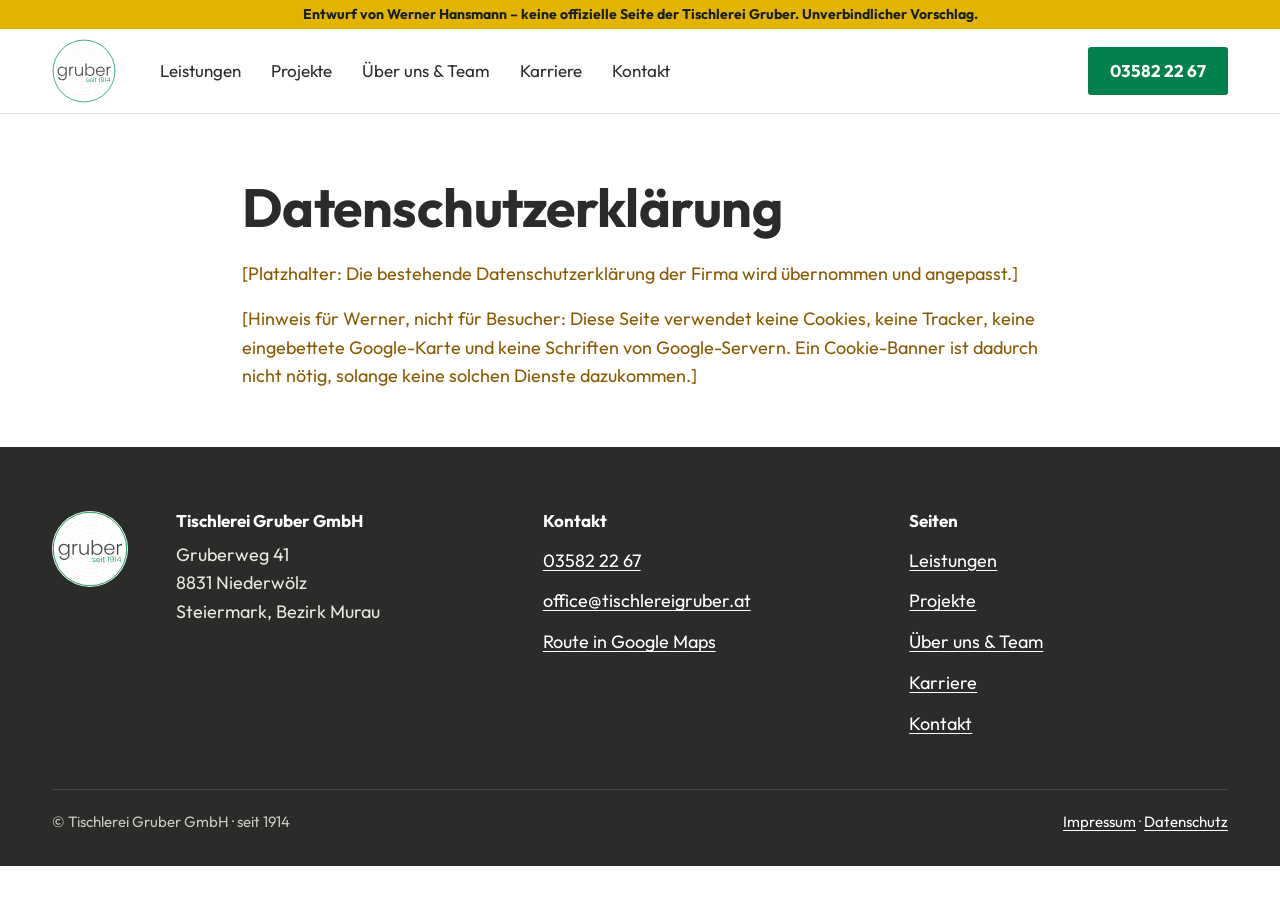
<file: datenschutz.html>
<!DOCTYPE html>
<html lang="de-AT">
<head>
<meta charset="utf-8">
<meta name="viewport" content="width=device-width, initial-scale=1, viewport-fit=cover">
<meta name="robots" content="noindex, nofollow">
<title>Datenschutz | Tischlerei Gruber Niederwölz</title>
<meta name="description" content="Datenschutzerklärung der Tischlerei Gruber GmbH, Niederwölz.">
<meta name="theme-color" content="#ffffff">
<link rel="stylesheet" href="stil.css">
</head>
<body>
<a class="skip" href="#inhalt">Zum Inhalt springen</a>
<header class="kopfzeile">
 <div class="entwurf" role="note">Entwurf von Werner Hansmann – keine offizielle Seite der Tischlerei&nbsp;Gruber. Unverbindlicher&nbsp;Vorschlag.</div>
 <div class="wrap kopf">
  <a class="logo" href="index.html" aria-label="Tischlerei Gruber – zur Startseite"><img src="assets/logo.svg" alt="Logo Tischlerei Gruber, seit 1914" width="64" height="64"></a>
  <button class="menueknopf" type="button" aria-expanded="false" aria-controls="hauptmenue">Menü</button>
  <nav class="hauptmenue" id="hauptmenue" aria-label="Hauptmenü"><ul>
   <li><a href="leistungen.html">Leistungen</a></li><li><a href="projekte.html">Projekte</a></li><li><a href="ueber-uns.html">Über uns &amp; Team</a></li><li><a href="karriere.html">Karriere</a></li><li><a href="kontakt.html">Kontakt</a></li>
  </ul></nav>
  <a class="anruf" href="tel:+4335822267" aria-label="Anrufen: 03582 22 67">03582 22 67</a>
 </div>
</header>
<main id="inhalt">
<section class="seitenkopf"><div class="wrap" style="max-width:860px">
 <h1>Datenschutzerklärung</h1>
 <p class="ph">[Platzhalter: Die bestehende Datenschutzerklärung der Firma wird übernommen und angepasst.]</p>
 <p class="ph" style="margin-top:16px">[Hinweis für Werner, nicht für Besucher: Diese Seite verwendet keine Cookies, keine Tracker, keine eingebettete Google-Karte und keine Schriften von Google-Servern. Ein Cookie-Banner ist dadurch nicht nötig, solange keine solchen Dienste dazukommen.]</p>
</div></section>
</main>
<footer class="fuss">
 <div class="wrap">
  <div class="fuss-raster">
   <img src="assets/logo.svg" alt="" width="76" height="76" loading="lazy">
   <div>
    <h2>Tischlerei Gruber GmbH</h2>
    <address>Gruberweg 41<br>8831 Niederwölz<br>Steiermark, Bezirk Murau</address>
   </div>
   <div>
    <h2>Kontakt</h2>
    <ul><li><a href="tel:+4335822267">03582 22 67</a></li><li><a href="mailto:office@tischlereigruber.at">office@tischlereigruber.at</a></li><li><a href="https://www.google.com/maps/search/?api=1&query=Gruberweg+41%2C+8831+Niederw%C3%B6lz" rel="noopener">Route in Google Maps</a></li></ul>
   </div>
   <div>
    <h2>Seiten</h2>
    <ul><li><a href="leistungen.html">Leistungen</a></li><li><a href="projekte.html">Projekte</a></li><li><a href="ueber-uns.html">Über uns &amp; Team</a></li><li><a href="karriere.html">Karriere</a></li><li><a href="kontakt.html">Kontakt</a></li></ul>
   </div>
  </div>
  <div class="fuss-unten"><span>© Tischlerei Gruber GmbH · seit 1914</span><span><a href="impressum.html">Impressum</a> · <a href="datenschutz.html">Datenschutz</a></span></div>
 </div>
</footer>
<div class="daumen"><a class="btn btn-voll" href="tel:+4335822267">Anrufen</a><a class="btn btn-rand" href="kontakt.html#anfrage">Anfrage</a></div>
<script>
(function(){
 var k=document.querySelector('.menueknopf'),m=document.getElementById('hauptmenue');
 if(k&&m){k.addEventListener('click',function(){var o=m.classList.toggle('offen');k.setAttribute('aria-expanded',o);k.textContent=o?'Schließen':'Menü';});
  m.addEventListener('focusout',function(e){if(m.classList.contains('offen')&&!m.contains(e.relatedTarget)&&e.relatedTarget!==k){m.classList.remove('offen');k.setAttribute('aria-expanded','false');k.textContent='Menü';}});
  document.addEventListener('keydown',function(e){if(e.key==='Escape'&&m.classList.contains('offen')){m.classList.remove('offen');k.setAttribute('aria-expanded','false');k.textContent='Menü';k.focus();}});}
 var gl=[].slice.call(document.querySelectorAll('a[data-galerie]'));
 if(gl.length){
  var d=document.createElement('dialog');d.className='lightbox';d.setAttribute('aria-label','Fotogalerie');
  d.innerHTML='<figure><img alt=""><figcaption><b></b><span></span><em></em></figcaption></figure><button class="lb-zu" type="button" aria-label="Galerie schließen">✕</button><button class="lb-pfeil lb-zurueck" type="button" aria-label="Vorheriges Foto">‹</button><button class="lb-pfeil lb-weiter" type="button" aria-label="Nächstes Foto">›</button>';
  document.body.appendChild(d);
  var bild=d.querySelector('img'),tit=d.querySelector('figcaption b'),txt=d.querySelector('figcaption span'),zahl=d.querySelector('figcaption em'),grp=[],pos=0;
  function zeige(i){pos=(i+grp.length)%grp.length;var a=grp[pos],im=a.querySelector('img');bild.classList.remove('da');bild.src=a.getAttribute('href');if(bild.complete)bild.classList.add('da');bild.alt=im.alt;tit.textContent=a.getAttribute('data-titel');txt.textContent=im.alt;zahl.textContent=(pos+1)+' / '+grp.length;}
  bild.addEventListener('load',function(){bild.classList.add('da');});
  gl.forEach(function(a){a.addEventListener('click',function(e){e.preventDefault();grp=gl.filter(function(x){return x.getAttribute('data-galerie')===a.getAttribute('data-galerie');});zeige(grp.indexOf(a));d.showModal();});});
  d.querySelector('.lb-zu').addEventListener('click',function(){d.close();});
  d.querySelector('.lb-zurueck').addEventListener('click',function(){zeige(pos-1);});
  d.querySelector('.lb-weiter').addEventListener('click',function(){zeige(pos+1);});
  d.addEventListener('click',function(e){if(e.target===d)d.close();});
  d.addEventListener('keydown',function(e){if(e.key==='ArrowLeft')zeige(pos-1);if(e.key==='ArrowRight')zeige(pos+1);});
  var sx=null;d.addEventListener('touchstart',function(e){sx=e.touches[0].clientX;},{passive:true});
  d.addEventListener('touchend',function(e){if(sx===null)return;var dx=e.changedTouches[0].clientX-sx;if(Math.abs(dx)>50)zeige(pos+(dx<0?1:-1));sx=null;});
 }
 document.querySelectorAll('[data-stelle]').forEach(function(a){a.addEventListener('click',function(){var s=document.querySelector('select[name=stelle]');if(s)s.value=a.getAttribute('data-stelle');});});
 document.querySelectorAll('form.attrappe').forEach(function(f){f.addEventListener('submit',function(e){e.preventDefault();var h=f.querySelector('.formmeldung');if(h){h.classList.add('sichtbar');h.focus();}});});
})();
</script>
</body>
</html>
</file>
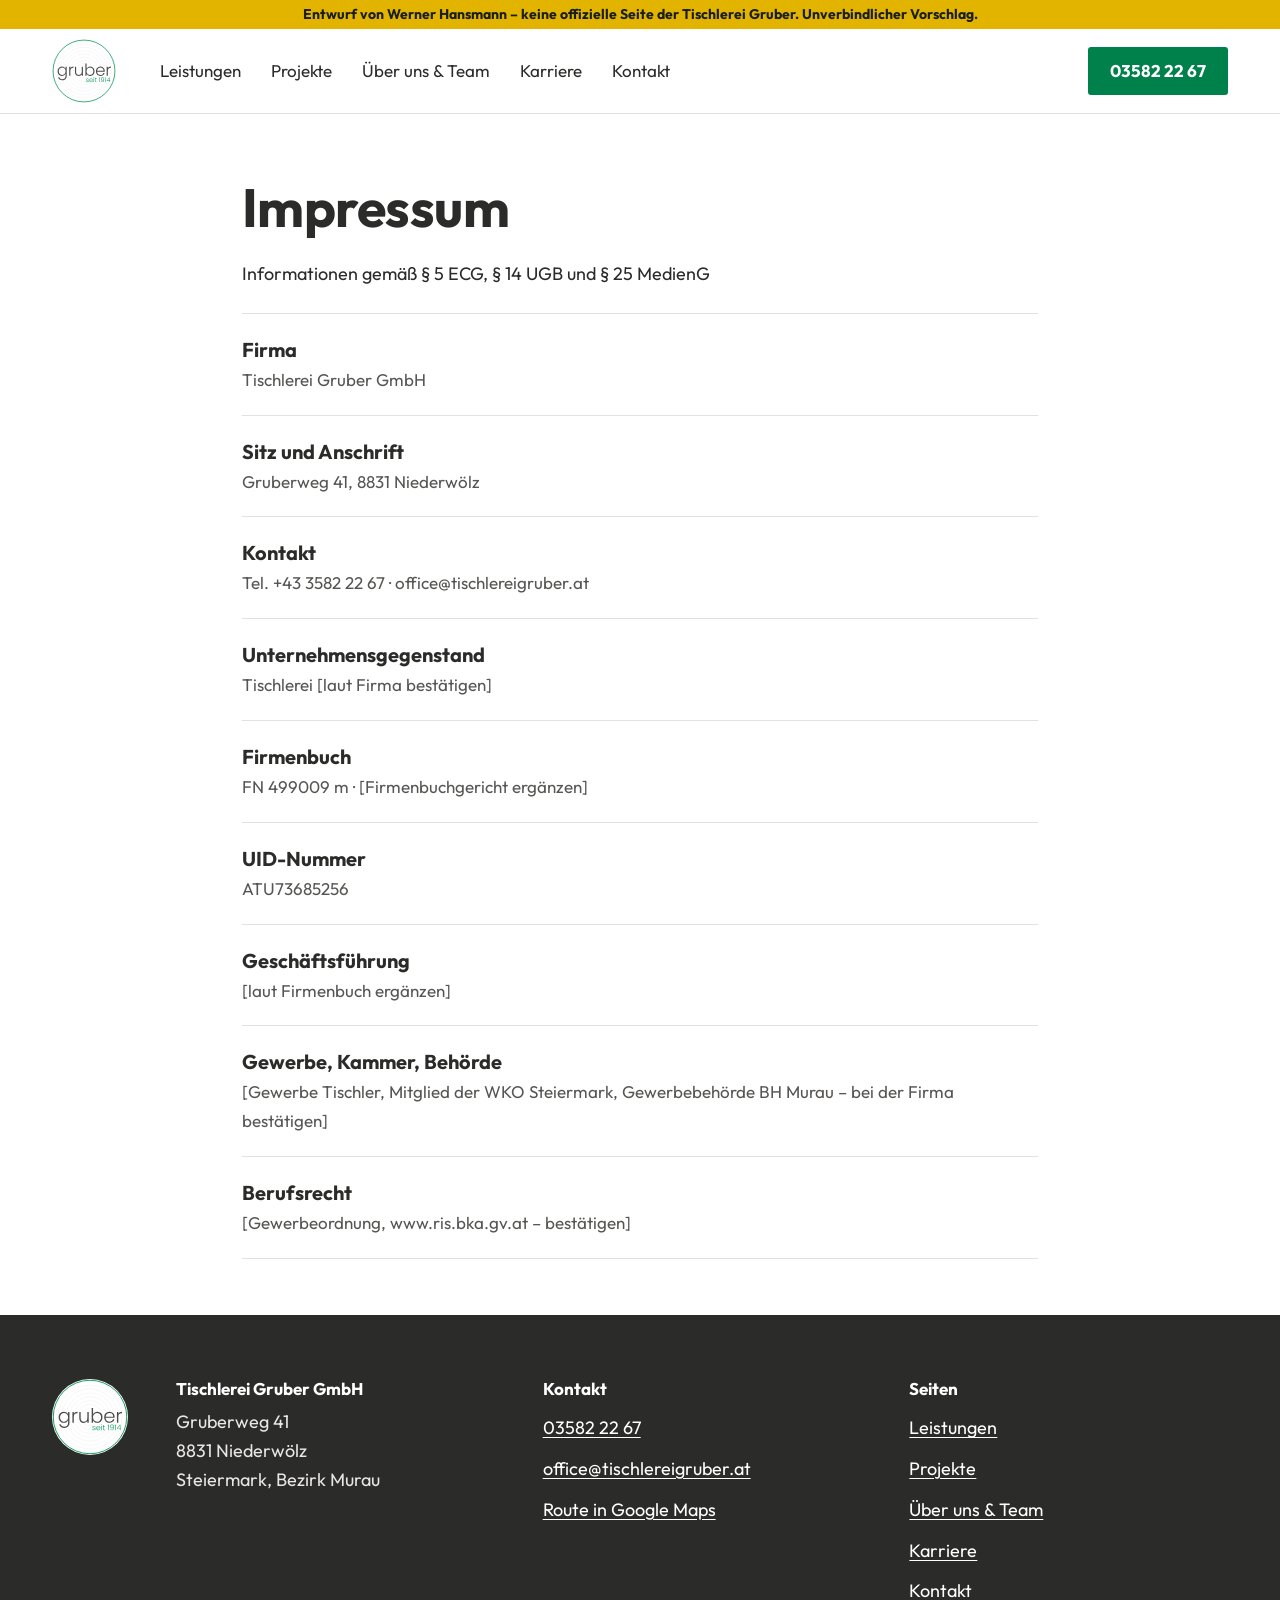
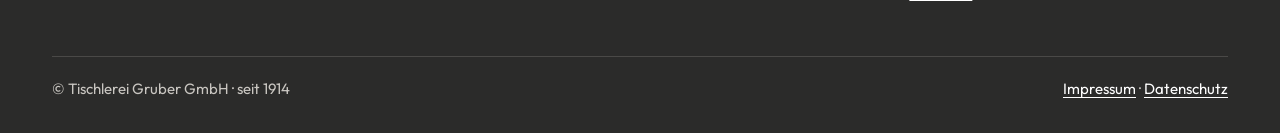
<file: impressum.html>
<!DOCTYPE html>
<html lang="de-AT">
<head>
<meta charset="utf-8">
<meta name="viewport" content="width=device-width, initial-scale=1, viewport-fit=cover">
<meta name="robots" content="noindex, nofollow">
<title>Impressum | Tischlerei Gruber Niederwölz</title>
<meta name="description" content="Impressum der Tischlerei Gruber GmbH, Niederwölz.">
<meta name="theme-color" content="#ffffff">
<link rel="stylesheet" href="stil.css">
</head>
<body>
<a class="skip" href="#inhalt">Zum Inhalt springen</a>
<header class="kopfzeile">
 <div class="entwurf" role="note">Entwurf von Werner Hansmann – keine offizielle Seite der Tischlerei&nbsp;Gruber. Unverbindlicher&nbsp;Vorschlag.</div>
 <div class="wrap kopf">
  <a class="logo" href="index.html" aria-label="Tischlerei Gruber – zur Startseite"><img src="assets/logo.svg" alt="Logo Tischlerei Gruber, seit 1914" width="64" height="64"></a>
  <button class="menueknopf" type="button" aria-expanded="false" aria-controls="hauptmenue">Menü</button>
  <nav class="hauptmenue" id="hauptmenue" aria-label="Hauptmenü"><ul>
   <li><a href="leistungen.html">Leistungen</a></li><li><a href="projekte.html">Projekte</a></li><li><a href="ueber-uns.html">Über uns &amp; Team</a></li><li><a href="karriere.html">Karriere</a></li><li><a href="kontakt.html">Kontakt</a></li>
  </ul></nav>
  <a class="anruf" href="tel:+4335822267" aria-label="Anrufen: 03582 22 67">03582 22 67</a>
 </div>
</header>
<main id="inhalt">
<section class="seitenkopf"><div class="wrap" style="max-width:860px">
 <h1>Impressum</h1>
 <p>Informationen gemäß §&nbsp;5 ECG, §&nbsp;14 UGB und §&nbsp;25 MedienG</p>
 <ul class="leistungsliste" style="grid-template-columns:1fr;margin-top:24px">
  <li><b>Firma</b><span>Tischlerei Gruber GmbH</span></li>
  <li><b>Sitz und Anschrift</b><span>Gruberweg 41, 8831 Niederwölz</span></li>
  <li><b>Kontakt</b><span>Tel. +43 3582 22 67 · office@tischlereigruber.at</span></li>
  <li><b>Unternehmensgegenstand</b><span>Tischlerei <span class="ph">[laut Firma bestätigen]</span></span></li>
  <li><b>Firmenbuch</b><span>FN 499009 m · <span class="ph">[Firmenbuchgericht ergänzen]</span></span></li>
  <li><b>UID-Nummer</b><span>ATU73685256</span></li>
  <li><b>Geschäftsführung</b><span class="ph">[laut Firmenbuch ergänzen]</span></li>
  <li><b>Gewerbe, Kammer, Behörde</b><span class="ph">[Gewerbe Tischler, Mitglied der WKO Steiermark, Gewerbebehörde BH Murau – bei der Firma bestätigen]</span></li>
  <li><b>Berufsrecht</b><span class="ph">[Gewerbeordnung, www.ris.bka.gv.at – bestätigen]</span></li>
 </ul>
</div></section>
</main>
<footer class="fuss">
 <div class="wrap">
  <div class="fuss-raster">
   <img src="assets/logo.svg" alt="" width="76" height="76" loading="lazy">
   <div>
    <h2>Tischlerei Gruber GmbH</h2>
    <address>Gruberweg 41<br>8831 Niederwölz<br>Steiermark, Bezirk Murau</address>
   </div>
   <div>
    <h2>Kontakt</h2>
    <ul><li><a href="tel:+4335822267">03582 22 67</a></li><li><a href="mailto:office@tischlereigruber.at">office@tischlereigruber.at</a></li><li><a href="https://www.google.com/maps/search/?api=1&query=Gruberweg+41%2C+8831+Niederw%C3%B6lz" rel="noopener">Route in Google Maps</a></li></ul>
   </div>
   <div>
    <h2>Seiten</h2>
    <ul><li><a href="leistungen.html">Leistungen</a></li><li><a href="projekte.html">Projekte</a></li><li><a href="ueber-uns.html">Über uns &amp; Team</a></li><li><a href="karriere.html">Karriere</a></li><li><a href="kontakt.html">Kontakt</a></li></ul>
   </div>
  </div>
  <div class="fuss-unten"><span>© Tischlerei Gruber GmbH · seit 1914</span><span><a href="impressum.html">Impressum</a> · <a href="datenschutz.html">Datenschutz</a></span></div>
 </div>
</footer>
<div class="daumen"><a class="btn btn-voll" href="tel:+4335822267">Anrufen</a><a class="btn btn-rand" href="kontakt.html#anfrage">Anfrage</a></div>
<script>
(function(){
 var k=document.querySelector('.menueknopf'),m=document.getElementById('hauptmenue');
 if(k&&m){k.addEventListener('click',function(){var o=m.classList.toggle('offen');k.setAttribute('aria-expanded',o);k.textContent=o?'Schließen':'Menü';});
  m.addEventListener('focusout',function(e){if(m.classList.contains('offen')&&!m.contains(e.relatedTarget)&&e.relatedTarget!==k){m.classList.remove('offen');k.setAttribute('aria-expanded','false');k.textContent='Menü';}});
  document.addEventListener('keydown',function(e){if(e.key==='Escape'&&m.classList.contains('offen')){m.classList.remove('offen');k.setAttribute('aria-expanded','false');k.textContent='Menü';k.focus();}});}
 var gl=[].slice.call(document.querySelectorAll('a[data-galerie]'));
 if(gl.length){
  var d=document.createElement('dialog');d.className='lightbox';d.setAttribute('aria-label','Fotogalerie');
  d.innerHTML='<figure><img alt=""><figcaption><b></b><span></span><em></em></figcaption></figure><button class="lb-zu" type="button" aria-label="Galerie schließen">✕</button><button class="lb-pfeil lb-zurueck" type="button" aria-label="Vorheriges Foto">‹</button><button class="lb-pfeil lb-weiter" type="button" aria-label="Nächstes Foto">›</button>';
  document.body.appendChild(d);
  var bild=d.querySelector('img'),tit=d.querySelector('figcaption b'),txt=d.querySelector('figcaption span'),zahl=d.querySelector('figcaption em'),grp=[],pos=0;
  function zeige(i){pos=(i+grp.length)%grp.length;var a=grp[pos],im=a.querySelector('img');bild.classList.remove('da');bild.src=a.getAttribute('href');if(bild.complete)bild.classList.add('da');bild.alt=im.alt;tit.textContent=a.getAttribute('data-titel');txt.textContent=im.alt;zahl.textContent=(pos+1)+' / '+grp.length;}
  bild.addEventListener('load',function(){bild.classList.add('da');});
  gl.forEach(function(a){a.addEventListener('click',function(e){e.preventDefault();grp=gl.filter(function(x){return x.getAttribute('data-galerie')===a.getAttribute('data-galerie');});zeige(grp.indexOf(a));d.showModal();});});
  d.querySelector('.lb-zu').addEventListener('click',function(){d.close();});
  d.querySelector('.lb-zurueck').addEventListener('click',function(){zeige(pos-1);});
  d.querySelector('.lb-weiter').addEventListener('click',function(){zeige(pos+1);});
  d.addEventListener('click',function(e){if(e.target===d)d.close();});
  d.addEventListener('keydown',function(e){if(e.key==='ArrowLeft')zeige(pos-1);if(e.key==='ArrowRight')zeige(pos+1);});
  var sx=null;d.addEventListener('touchstart',function(e){sx=e.touches[0].clientX;},{passive:true});
  d.addEventListener('touchend',function(e){if(sx===null)return;var dx=e.changedTouches[0].clientX-sx;if(Math.abs(dx)>50)zeige(pos+(dx<0?1:-1));sx=null;});
 }
 document.querySelectorAll('[data-stelle]').forEach(function(a){a.addEventListener('click',function(){var s=document.querySelector('select[name=stelle]');if(s)s.value=a.getAttribute('data-stelle');});});
 document.querySelectorAll('form.attrappe').forEach(function(f){f.addEventListener('submit',function(e){e.preventDefault();var h=f.querySelector('.formmeldung');if(h){h.classList.add('sichtbar');h.focus();}});});
})();
</script>
</body>
</html>
</file>
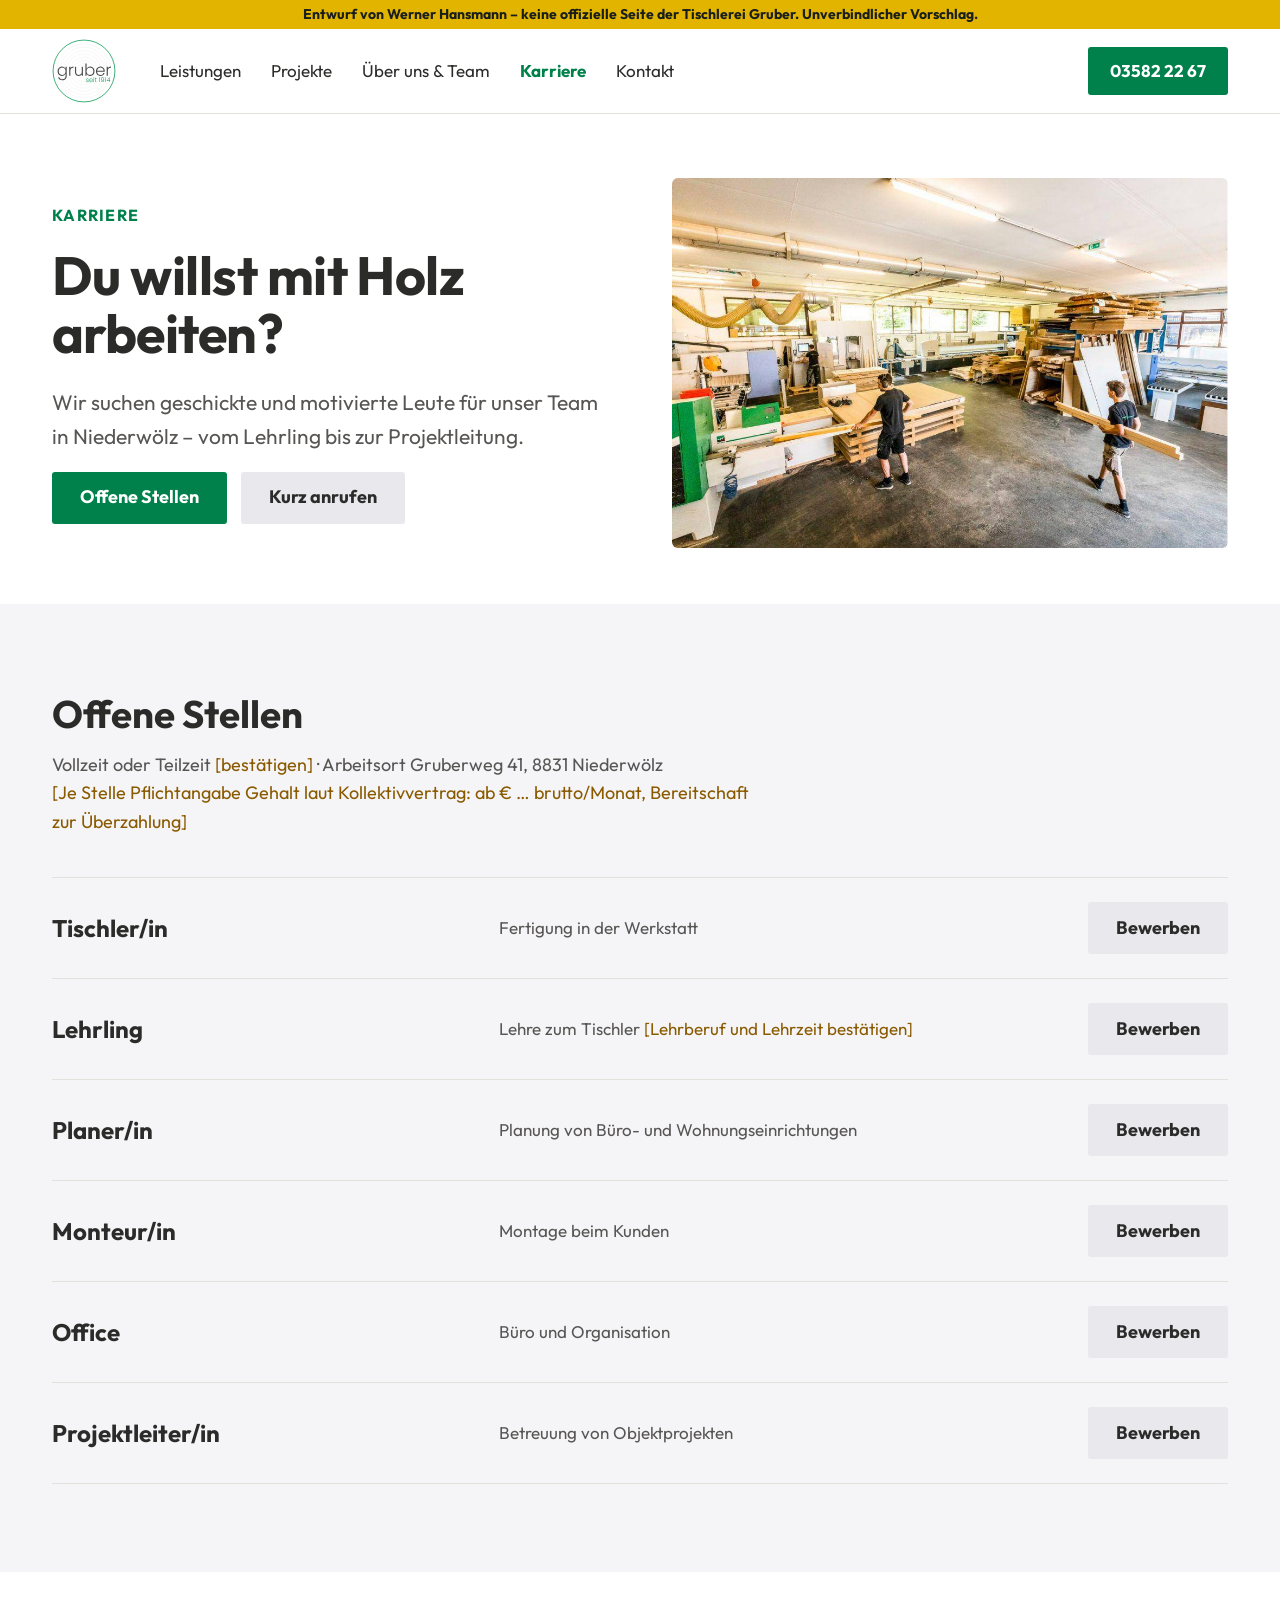
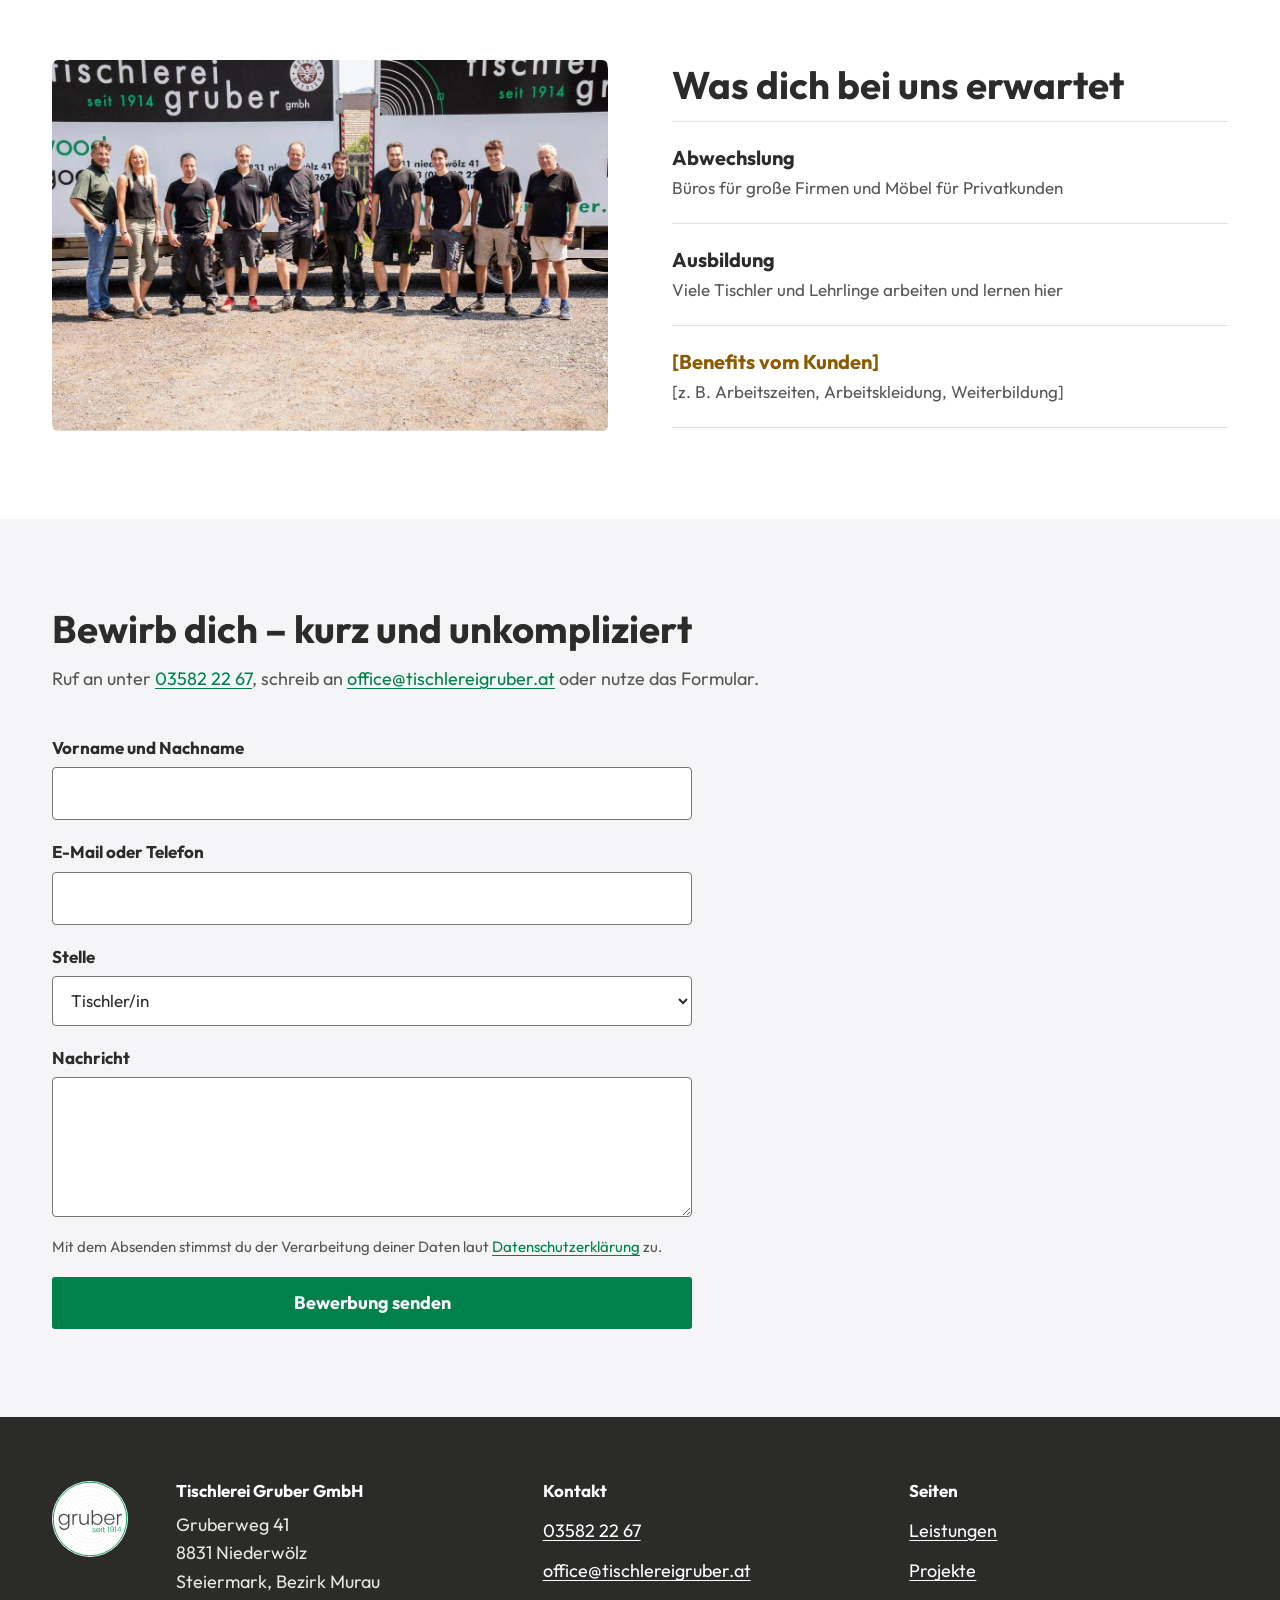
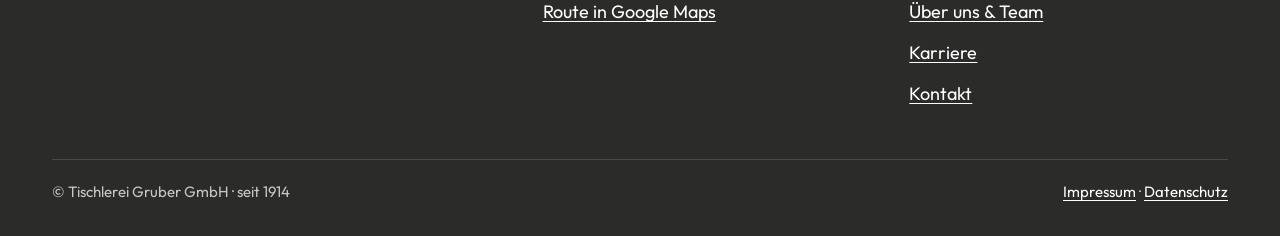
<file: karriere.html>
<!DOCTYPE html>
<html lang="de-AT">
<head>
<meta charset="utf-8">
<meta name="viewport" content="width=device-width, initial-scale=1, viewport-fit=cover">
<meta name="robots" content="noindex, nofollow">
<title>Jobs &amp; Lehrstellen – Tischler, Monteur, Planer | Tischlerei Gruber Niederwölz</title>
<meta name="description" content="Offene Stellen bei der Tischlerei Gruber in Niederwölz (Bezirk Murau): Tischler/in, Lehrling, Planer/in, Monteur/in, Office und Projektleiter/in.">
<meta name="theme-color" content="#ffffff">
<link rel="stylesheet" href="stil.css">
</head>
<body>
<a class="skip" href="#inhalt">Zum Inhalt springen</a>
<header class="kopfzeile">
 <div class="entwurf" role="note">Entwurf von Werner Hansmann – keine offizielle Seite der Tischlerei&nbsp;Gruber. Unverbindlicher&nbsp;Vorschlag.</div>
 <div class="wrap kopf">
  <a class="logo" href="index.html" aria-label="Tischlerei Gruber – zur Startseite"><img src="assets/logo.svg" alt="Logo Tischlerei Gruber, seit 1914" width="64" height="64"></a>
  <button class="menueknopf" type="button" aria-expanded="false" aria-controls="hauptmenue">Menü</button>
  <nav class="hauptmenue" id="hauptmenue" aria-label="Hauptmenü"><ul>
   <li><a href="leistungen.html">Leistungen</a></li><li><a href="projekte.html">Projekte</a></li><li><a href="ueber-uns.html">Über uns &amp; Team</a></li><li><a href="karriere.html" aria-current="page">Karriere</a></li><li><a href="kontakt.html">Kontakt</a></li>
  </ul></nav>
  <a class="anruf" href="tel:+4335822267" aria-label="Anrufen: 03582 22 67">03582 22 67</a>
 </div>
</header>
<main id="inhalt">
<section class="seitenkopf"><div class="wrap zweispaltig">
 <div>
  <p class="kicker">Karriere</p>
  <h1>Du willst mit Holz arbeiten?</h1>
  <p class="lead">Wir suchen geschickte und motivierte Leute für unser Team in Niederwölz – vom Lehrling bis zur Projektleitung.</p>
  <div class="knoepfe"><a class="btn btn-voll" href="#stellen">Offene Stellen</a><a class="btn btn-rand" href="tel:+4335822267">Kurz anrufen</a></div>
 </div>
 <figure class="bild"><span class="fraese"><img src="assets/werkstatt.jpg" alt="Ein Tischler trägt Holz durch die helle Werkstatt, ein zweiter arbeitet an einer Platte" width="1025" height="683"></span></figure>
</div></section>
<section class="abschnitt papier" id="stellen" aria-labelledby="stellen-h">
 <div class="wrap">
  <h2 id="stellen-h">Offene Stellen</h2>
  <p class="unter">Vollzeit oder Teilzeit <span class="ph">[bestätigen]</span> · Arbeitsort Gruberweg 41, 8831 Niederwölz<br><span class="ph">[Je Stelle Pflichtangabe Gehalt laut Kollektivvertrag: ab € … brutto/Monat, Bereitschaft zur Überzahlung]</span></p>
  <ul class="stellen"><li><h3>Tischler/in</h3><p>Fertigung in der Werkstatt</p><a class="btn btn-rand" href="#bewerbung" data-stelle="Tischler/in">Bewerben</a></li><li><h3>Lehrling</h3><p>Lehre zum Tischler <span class="ph">[Lehrberuf und Lehrzeit bestätigen]</span></p><a class="btn btn-rand" href="#bewerbung" data-stelle="Lehrling">Bewerben</a></li><li><h3>Planer/in</h3><p>Planung von Büro- und Wohnungseinrichtungen</p><a class="btn btn-rand" href="#bewerbung" data-stelle="Planer/in">Bewerben</a></li><li><h3>Monteur/in</h3><p>Montage beim Kunden</p><a class="btn btn-rand" href="#bewerbung" data-stelle="Monteur/in">Bewerben</a></li><li><h3>Office</h3><p>Büro und Organisation</p><a class="btn btn-rand" href="#bewerbung" data-stelle="Office">Bewerben</a></li><li><h3>Projektleiter/in</h3><p>Betreuung von Objektprojekten</p><a class="btn btn-rand" href="#bewerbung" data-stelle="Projektleiter/in">Bewerben</a></li></ul>
 </div>
</section>
<section class="abschnitt" aria-labelledby="warum-h">
 <div class="wrap zweispaltig">
  <figure class="bild"><span class="fraese"><img src="assets/team.jpg" alt="Das Team der Tischlerei Gruber" loading="lazy" width="1200" height="801"></span></figure>
  <div>
   <h2 id="warum-h">Was dich bei uns erwartet</h2>
   <ul class="leistungsliste" style="grid-template-columns:1fr">
    <li><b>Abwechslung</b><span>Büros für große Firmen und Möbel für Privatkunden</span></li>
    <li><b>Ausbildung</b><span>Viele Tischler und Lehrlinge arbeiten und lernen hier</span></li>
    <li><b class="ph">[Benefits vom Kunden]</b><span class="ph">[z. B. Arbeitszeiten, Arbeitskleidung, Weiterbildung]</span></li>
   </ul>
  </div>
 </div>
</section>
<section class="abschnitt papier" id="bewerbung" aria-labelledby="bew-h">
 <div class="wrap">
  <h2 id="bew-h">Bewirb dich – kurz und unkompliziert</h2>
  <p class="unter">Ruf an unter <a href="tel:+4335822267">03582 22 67</a>, schreib an <a href="mailto:office@tischlereigruber.at">office@tischlereigruber.at</a> oder nutze das Formular.</p>
  <form class="attrappe" novalidate>
   <label>Vorname und Nachname<input type="text" name="name" autocomplete="name"></label>
   <label>E-Mail oder Telefon<input type="text" name="kontakt" autocomplete="email"></label>
   <label>Stelle<select name="stelle"><option>Tischler/in</option><option>Lehrling</option><option>Planer/in</option><option>Monteur/in</option><option>Office</option><option>Projektleiter/in</option></select></label>
   <label>Nachricht<textarea name="nachricht"></textarea></label>
   <p class="formhinweis">Mit dem Absenden stimmst du der Verarbeitung deiner Daten laut <a href="datenschutz.html">Datenschutzerklärung</a> zu.</p>
   <button class="btn btn-voll" type="submit">Bewerbung senden</button>
   <p class="formmeldung" tabindex="-1" role="status">Entwurf: Dieses Formular sendet nichts ab.</p>
  </form>
 </div>
</section>
</main>
<footer class="fuss">
 <div class="wrap">
  <div class="fuss-raster">
   <img src="assets/logo.svg" alt="" width="76" height="76" loading="lazy">
   <div>
    <h2>Tischlerei Gruber GmbH</h2>
    <address>Gruberweg 41<br>8831 Niederwölz<br>Steiermark, Bezirk Murau</address>
   </div>
   <div>
    <h2>Kontakt</h2>
    <ul><li><a href="tel:+4335822267">03582 22 67</a></li><li><a href="mailto:office@tischlereigruber.at">office@tischlereigruber.at</a></li><li><a href="https://www.google.com/maps/search/?api=1&query=Gruberweg+41%2C+8831+Niederw%C3%B6lz" rel="noopener">Route in Google Maps</a></li></ul>
   </div>
   <div>
    <h2>Seiten</h2>
    <ul><li><a href="leistungen.html">Leistungen</a></li><li><a href="projekte.html">Projekte</a></li><li><a href="ueber-uns.html">Über uns &amp; Team</a></li><li><a href="karriere.html">Karriere</a></li><li><a href="kontakt.html">Kontakt</a></li></ul>
   </div>
  </div>
  <div class="fuss-unten"><span>© Tischlerei Gruber GmbH · seit 1914</span><span><a href="impressum.html">Impressum</a> · <a href="datenschutz.html">Datenschutz</a></span></div>
 </div>
</footer>
<div class="daumen"><a class="btn btn-voll" href="tel:+4335822267">Anrufen</a><a class="btn btn-rand" href="kontakt.html#anfrage">Anfrage</a></div>
<script>
(function(){
 var k=document.querySelector('.menueknopf'),m=document.getElementById('hauptmenue');
 if(k&&m){k.addEventListener('click',function(){var o=m.classList.toggle('offen');k.setAttribute('aria-expanded',o);k.textContent=o?'Schließen':'Menü';});
  m.addEventListener('focusout',function(e){if(m.classList.contains('offen')&&!m.contains(e.relatedTarget)&&e.relatedTarget!==k){m.classList.remove('offen');k.setAttribute('aria-expanded','false');k.textContent='Menü';}});
  document.addEventListener('keydown',function(e){if(e.key==='Escape'&&m.classList.contains('offen')){m.classList.remove('offen');k.setAttribute('aria-expanded','false');k.textContent='Menü';k.focus();}});}
 var gl=[].slice.call(document.querySelectorAll('a[data-galerie]'));
 if(gl.length){
  var d=document.createElement('dialog');d.className='lightbox';d.setAttribute('aria-label','Fotogalerie');
  d.innerHTML='<figure><img alt=""><figcaption><b></b><span></span><em></em></figcaption></figure><button class="lb-zu" type="button" aria-label="Galerie schließen">✕</button><button class="lb-pfeil lb-zurueck" type="button" aria-label="Vorheriges Foto">‹</button><button class="lb-pfeil lb-weiter" type="button" aria-label="Nächstes Foto">›</button>';
  document.body.appendChild(d);
  var bild=d.querySelector('img'),tit=d.querySelector('figcaption b'),txt=d.querySelector('figcaption span'),zahl=d.querySelector('figcaption em'),grp=[],pos=0;
  function zeige(i){pos=(i+grp.length)%grp.length;var a=grp[pos],im=a.querySelector('img');bild.classList.remove('da');bild.src=a.getAttribute('href');if(bild.complete)bild.classList.add('da');bild.alt=im.alt;tit.textContent=a.getAttribute('data-titel');txt.textContent=im.alt;zahl.textContent=(pos+1)+' / '+grp.length;}
  bild.addEventListener('load',function(){bild.classList.add('da');});
  gl.forEach(function(a){a.addEventListener('click',function(e){e.preventDefault();grp=gl.filter(function(x){return x.getAttribute('data-galerie')===a.getAttribute('data-galerie');});zeige(grp.indexOf(a));d.showModal();});});
  d.querySelector('.lb-zu').addEventListener('click',function(){d.close();});
  d.querySelector('.lb-zurueck').addEventListener('click',function(){zeige(pos-1);});
  d.querySelector('.lb-weiter').addEventListener('click',function(){zeige(pos+1);});
  d.addEventListener('click',function(e){if(e.target===d)d.close();});
  d.addEventListener('keydown',function(e){if(e.key==='ArrowLeft')zeige(pos-1);if(e.key==='ArrowRight')zeige(pos+1);});
  var sx=null;d.addEventListener('touchstart',function(e){sx=e.touches[0].clientX;},{passive:true});
  d.addEventListener('touchend',function(e){if(sx===null)return;var dx=e.changedTouches[0].clientX-sx;if(Math.abs(dx)>50)zeige(pos+(dx<0?1:-1));sx=null;});
 }
 document.querySelectorAll('[data-stelle]').forEach(function(a){a.addEventListener('click',function(){var s=document.querySelector('select[name=stelle]');if(s)s.value=a.getAttribute('data-stelle');});});
 document.querySelectorAll('form.attrappe').forEach(function(f){f.addEventListener('submit',function(e){e.preventDefault();var h=f.querySelector('.formmeldung');if(h){h.classList.add('sichtbar');h.focus();}});});
})();
</script>
</body>
</html>
</file>
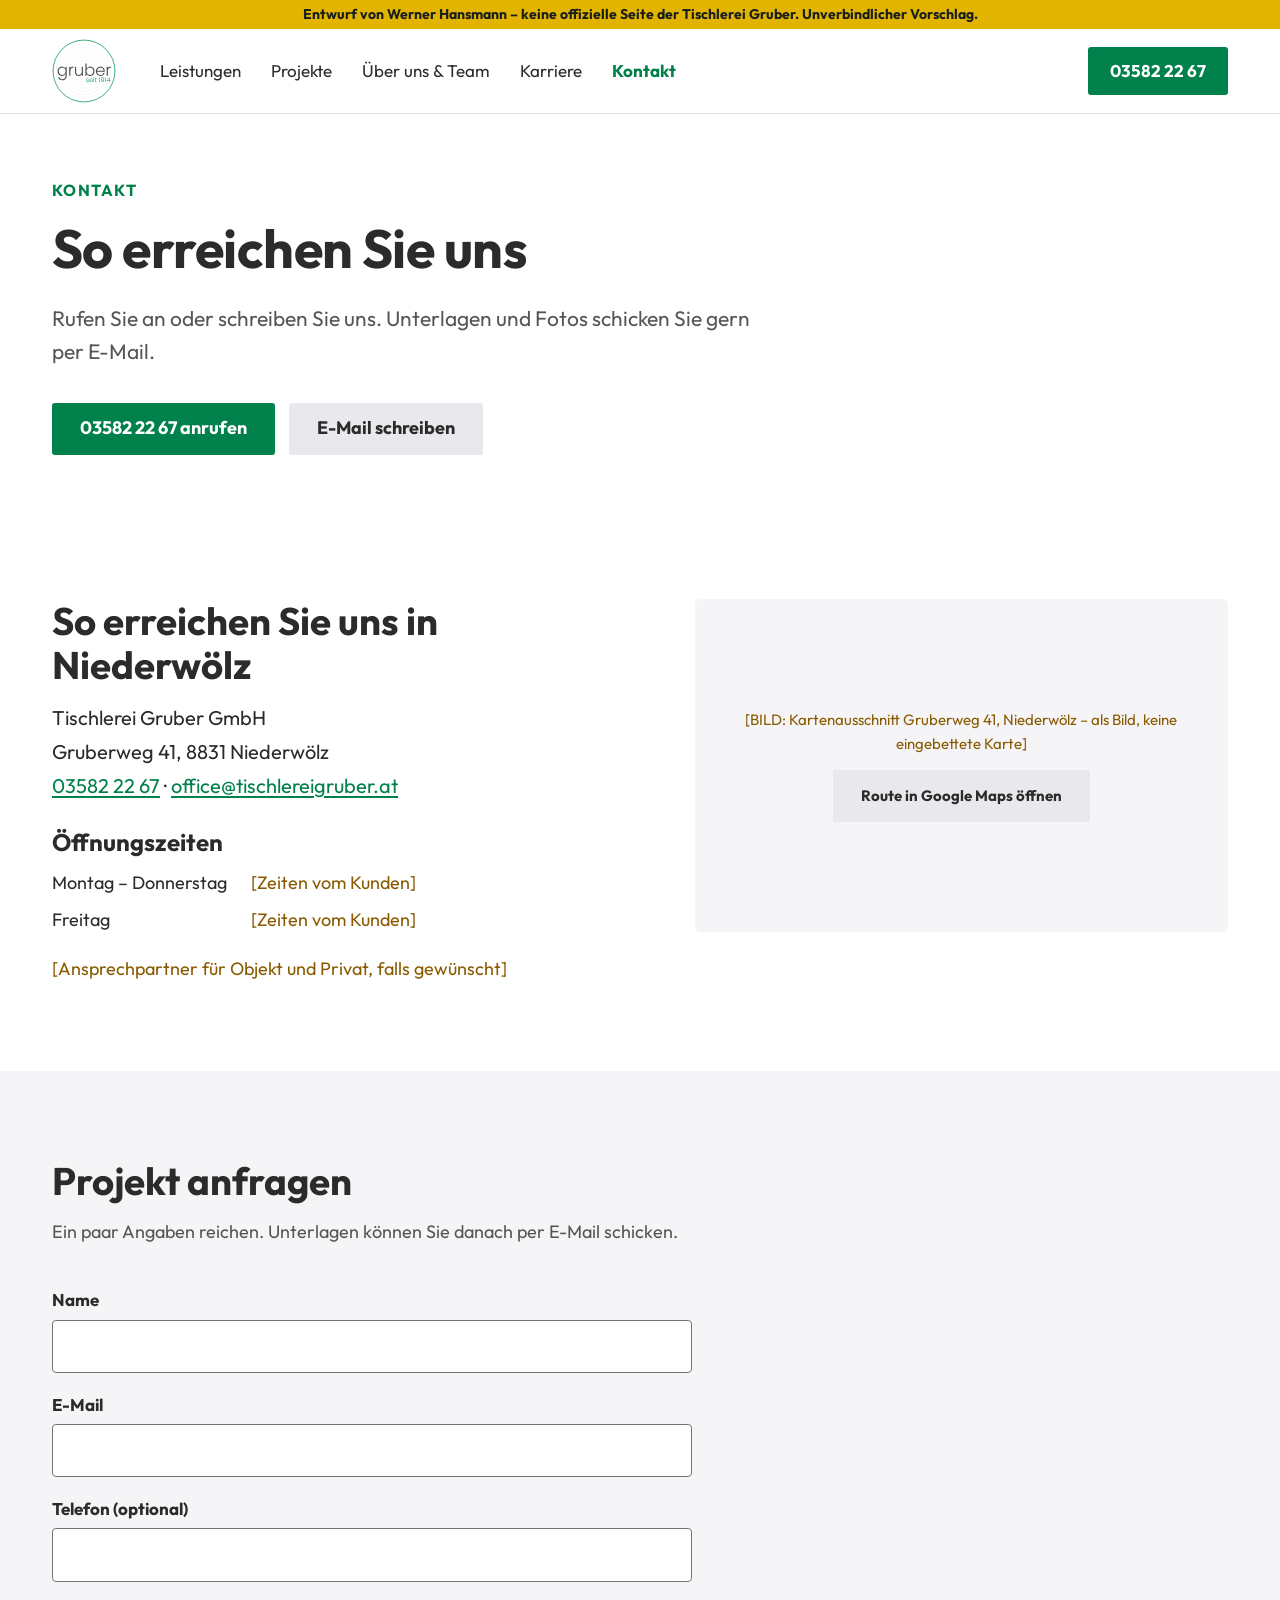
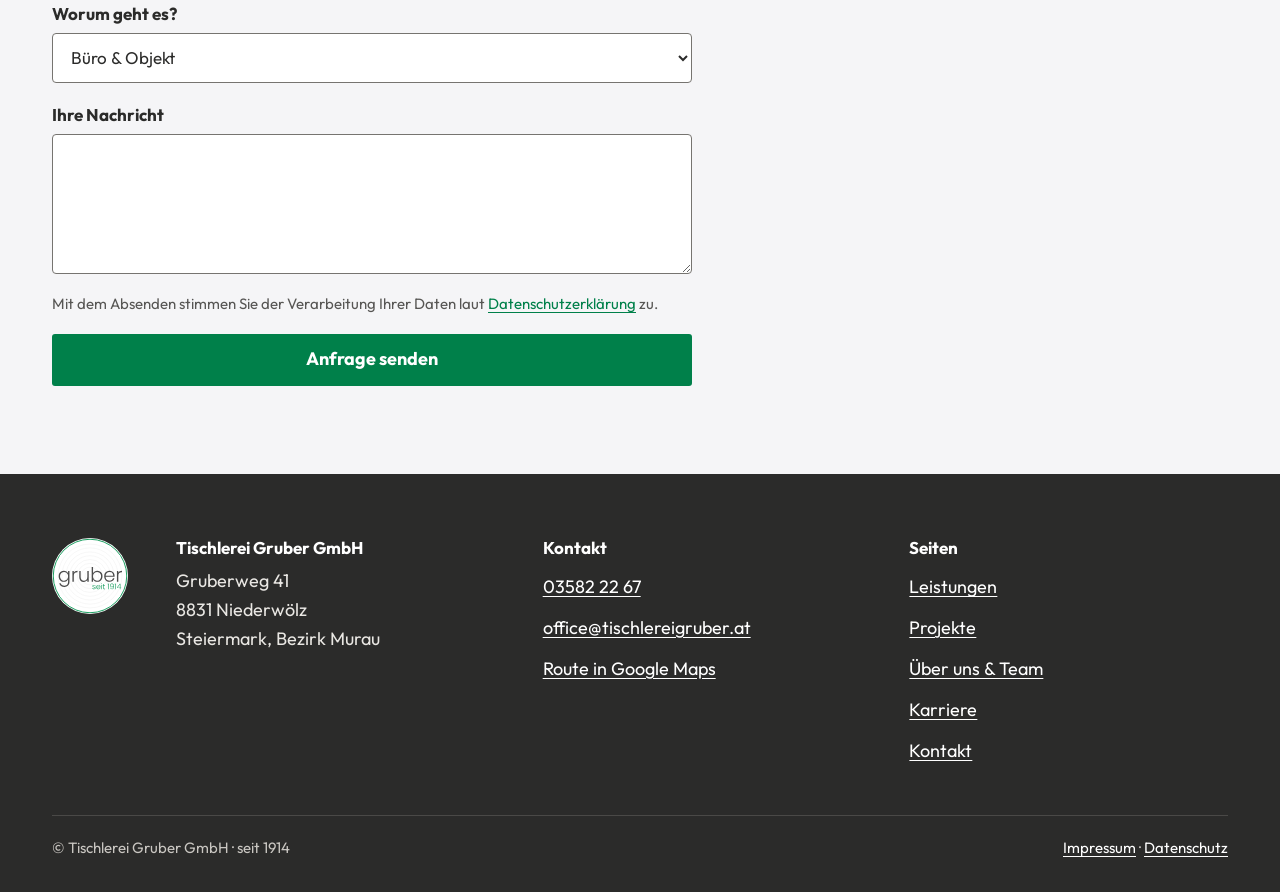
<file: kontakt.html>
<!DOCTYPE html>
<html lang="de-AT">
<head>
<meta charset="utf-8">
<meta name="viewport" content="width=device-width, initial-scale=1, viewport-fit=cover">
<meta name="robots" content="noindex, nofollow">
<title>Kontakt &amp; Anfahrt – Tischlerei Gruber, Gruberweg 41, 8831 Niederwölz</title>
<meta name="description" content="Tischlerei Gruber GmbH, Gruberweg 41, 8831 Niederwölz. Telefon 03582 22 67, office@tischlereigruber.at. Öffnungszeiten, Anfahrt und Anfrage.">
<meta name="theme-color" content="#ffffff">
<link rel="stylesheet" href="stil.css">
</head>
<body>
<a class="skip" href="#inhalt">Zum Inhalt springen</a>
<header class="kopfzeile">
 <div class="entwurf" role="note">Entwurf von Werner Hansmann – keine offizielle Seite der Tischlerei&nbsp;Gruber. Unverbindlicher&nbsp;Vorschlag.</div>
 <div class="wrap kopf">
  <a class="logo" href="index.html" aria-label="Tischlerei Gruber – zur Startseite"><img src="assets/logo.svg" alt="Logo Tischlerei Gruber, seit 1914" width="64" height="64"></a>
  <button class="menueknopf" type="button" aria-expanded="false" aria-controls="hauptmenue">Menü</button>
  <nav class="hauptmenue" id="hauptmenue" aria-label="Hauptmenü"><ul>
   <li><a href="leistungen.html">Leistungen</a></li><li><a href="projekte.html">Projekte</a></li><li><a href="ueber-uns.html">Über uns &amp; Team</a></li><li><a href="karriere.html">Karriere</a></li><li><a href="kontakt.html" aria-current="page">Kontakt</a></li>
  </ul></nav>
  <a class="anruf" href="tel:+4335822267" aria-label="Anrufen: 03582 22 67">03582 22 67</a>
 </div>
</header>
<main id="inhalt">
<section class="seitenkopf"><div class="wrap">
 <p class="kicker">Kontakt</p>
 <h1>So erreichen Sie uns</h1>
 <p class="lead">Rufen Sie an oder schreiben Sie uns. Unterlagen und Fotos schicken Sie gern per E-Mail.</p>
 <div class="knoepfe"><a class="btn btn-voll" href="tel:+4335822267">03582 22 67 anrufen</a><a class="btn btn-rand" href="mailto:office@tischlereigruber.at">E-Mail schreiben</a></div>
</div></section>
<section class="abschnitt" aria-labelledby="kontakt-h">
  <div class="wrap kontakt-raster">
   <div>
    <h2 id="kontakt-h">So erreichen Sie uns in Niederwölz</h2>
    <address>Tischlerei Gruber GmbH<br>Gruberweg 41, 8831 Niederwölz<br><a href="tel:+4335822267">03582 22 67</a> · <a href="mailto:office@tischlereigruber.at">office@tischlereigruber.at</a></address>
    <h3 style="margin-top:24px">Öffnungszeiten</h3>
    <table class="zeiten"><tbody>
     <tr><td>Montag – Donnerstag</td><td class="ph">[Zeiten vom Kunden]</td></tr>
     <tr><td>Freitag</td><td class="ph">[Zeiten vom Kunden]</td></tr>
    </tbody></table>
    <p class="ph" style="margin-top:16px">[Ansprechpartner für Objekt und Privat, falls gewünscht]</p>
   </div>
   <a class="karte" href="https://www.google.com/maps/search/?api=1&query=Gruberweg+41%2C+8831+Niederw%C3%B6lz" rel="noopener" aria-label="Lage der Tischlerei in Google Maps öffnen">
    <span class="karte-ph"><span class="ph">[BILD: Kartenausschnitt Gruberweg 41, Niederwölz – als Bild, keine eingebettete Karte]</span><span class="btn btn-rand">Route in Google Maps öffnen</span></span>
   </a>
  </div>
 </section>
<section class="abschnitt papier" id="anfrage" aria-labelledby="anfrage-h">
 <div class="wrap">
  <h2 id="anfrage-h">Projekt anfragen</h2>
  <p class="unter">Ein paar Angaben reichen. Unterlagen können Sie danach per E-Mail schicken.</p>
  <form class="attrappe" novalidate>
   <label>Name<input type="text" name="name" autocomplete="name"></label>
   <label>E-Mail<input type="email" name="email" autocomplete="email"></label>
   <label>Telefon (optional)<input type="tel" name="telefon" autocomplete="tel"></label>
   <label>Worum geht es?<select name="art"><option>Büro &amp; Objekt</option><option>Privat</option><option>Sonstiges</option></select></label>
   <label>Ihre Nachricht<textarea name="nachricht"></textarea></label>
   <p class="formhinweis">Mit dem Absenden stimmen Sie der Verarbeitung Ihrer Daten laut <a href="datenschutz.html">Datenschutzerklärung</a> zu.</p>
   <button class="btn btn-voll" type="submit">Anfrage senden</button>
   <p class="formmeldung" tabindex="-1" role="status">Entwurf: Dieses Formular sendet nichts ab.</p>
  </form>
 </div>
</section>
</main>
<footer class="fuss">
 <div class="wrap">
  <div class="fuss-raster">
   <img src="assets/logo.svg" alt="" width="76" height="76" loading="lazy">
   <div>
    <h2>Tischlerei Gruber GmbH</h2>
    <address>Gruberweg 41<br>8831 Niederwölz<br>Steiermark, Bezirk Murau</address>
   </div>
   <div>
    <h2>Kontakt</h2>
    <ul><li><a href="tel:+4335822267">03582 22 67</a></li><li><a href="mailto:office@tischlereigruber.at">office@tischlereigruber.at</a></li><li><a href="https://www.google.com/maps/search/?api=1&query=Gruberweg+41%2C+8831+Niederw%C3%B6lz" rel="noopener">Route in Google Maps</a></li></ul>
   </div>
   <div>
    <h2>Seiten</h2>
    <ul><li><a href="leistungen.html">Leistungen</a></li><li><a href="projekte.html">Projekte</a></li><li><a href="ueber-uns.html">Über uns &amp; Team</a></li><li><a href="karriere.html">Karriere</a></li><li><a href="kontakt.html">Kontakt</a></li></ul>
   </div>
  </div>
  <div class="fuss-unten"><span>© Tischlerei Gruber GmbH · seit 1914</span><span><a href="impressum.html">Impressum</a> · <a href="datenschutz.html">Datenschutz</a></span></div>
 </div>
</footer>
<div class="daumen"><a class="btn btn-voll" href="tel:+4335822267">Anrufen</a><a class="btn btn-rand" href="kontakt.html#anfrage">Anfrage</a></div>
<script>
(function(){
 var k=document.querySelector('.menueknopf'),m=document.getElementById('hauptmenue');
 if(k&&m){k.addEventListener('click',function(){var o=m.classList.toggle('offen');k.setAttribute('aria-expanded',o);k.textContent=o?'Schließen':'Menü';});
  m.addEventListener('focusout',function(e){if(m.classList.contains('offen')&&!m.contains(e.relatedTarget)&&e.relatedTarget!==k){m.classList.remove('offen');k.setAttribute('aria-expanded','false');k.textContent='Menü';}});
  document.addEventListener('keydown',function(e){if(e.key==='Escape'&&m.classList.contains('offen')){m.classList.remove('offen');k.setAttribute('aria-expanded','false');k.textContent='Menü';k.focus();}});}
 var gl=[].slice.call(document.querySelectorAll('a[data-galerie]'));
 if(gl.length){
  var d=document.createElement('dialog');d.className='lightbox';d.setAttribute('aria-label','Fotogalerie');
  d.innerHTML='<figure><img alt=""><figcaption><b></b><span></span><em></em></figcaption></figure><button class="lb-zu" type="button" aria-label="Galerie schließen">✕</button><button class="lb-pfeil lb-zurueck" type="button" aria-label="Vorheriges Foto">‹</button><button class="lb-pfeil lb-weiter" type="button" aria-label="Nächstes Foto">›</button>';
  document.body.appendChild(d);
  var bild=d.querySelector('img'),tit=d.querySelector('figcaption b'),txt=d.querySelector('figcaption span'),zahl=d.querySelector('figcaption em'),grp=[],pos=0;
  function zeige(i){pos=(i+grp.length)%grp.length;var a=grp[pos],im=a.querySelector('img');bild.classList.remove('da');bild.src=a.getAttribute('href');if(bild.complete)bild.classList.add('da');bild.alt=im.alt;tit.textContent=a.getAttribute('data-titel');txt.textContent=im.alt;zahl.textContent=(pos+1)+' / '+grp.length;}
  bild.addEventListener('load',function(){bild.classList.add('da');});
  gl.forEach(function(a){a.addEventListener('click',function(e){e.preventDefault();grp=gl.filter(function(x){return x.getAttribute('data-galerie')===a.getAttribute('data-galerie');});zeige(grp.indexOf(a));d.showModal();});});
  d.querySelector('.lb-zu').addEventListener('click',function(){d.close();});
  d.querySelector('.lb-zurueck').addEventListener('click',function(){zeige(pos-1);});
  d.querySelector('.lb-weiter').addEventListener('click',function(){zeige(pos+1);});
  d.addEventListener('click',function(e){if(e.target===d)d.close();});
  d.addEventListener('keydown',function(e){if(e.key==='ArrowLeft')zeige(pos-1);if(e.key==='ArrowRight')zeige(pos+1);});
  var sx=null;d.addEventListener('touchstart',function(e){sx=e.touches[0].clientX;},{passive:true});
  d.addEventListener('touchend',function(e){if(sx===null)return;var dx=e.changedTouches[0].clientX-sx;if(Math.abs(dx)>50)zeige(pos+(dx<0?1:-1));sx=null;});
 }
 document.querySelectorAll('[data-stelle]').forEach(function(a){a.addEventListener('click',function(){var s=document.querySelector('select[name=stelle]');if(s)s.value=a.getAttribute('data-stelle');});});
 document.querySelectorAll('form.attrappe').forEach(function(f){f.addEventListener('submit',function(e){e.preventDefault();var h=f.querySelector('.formmeldung');if(h){h.classList.add('sichtbar');h.focus();}});});
})();
</script>
</body>
</html>
</file>
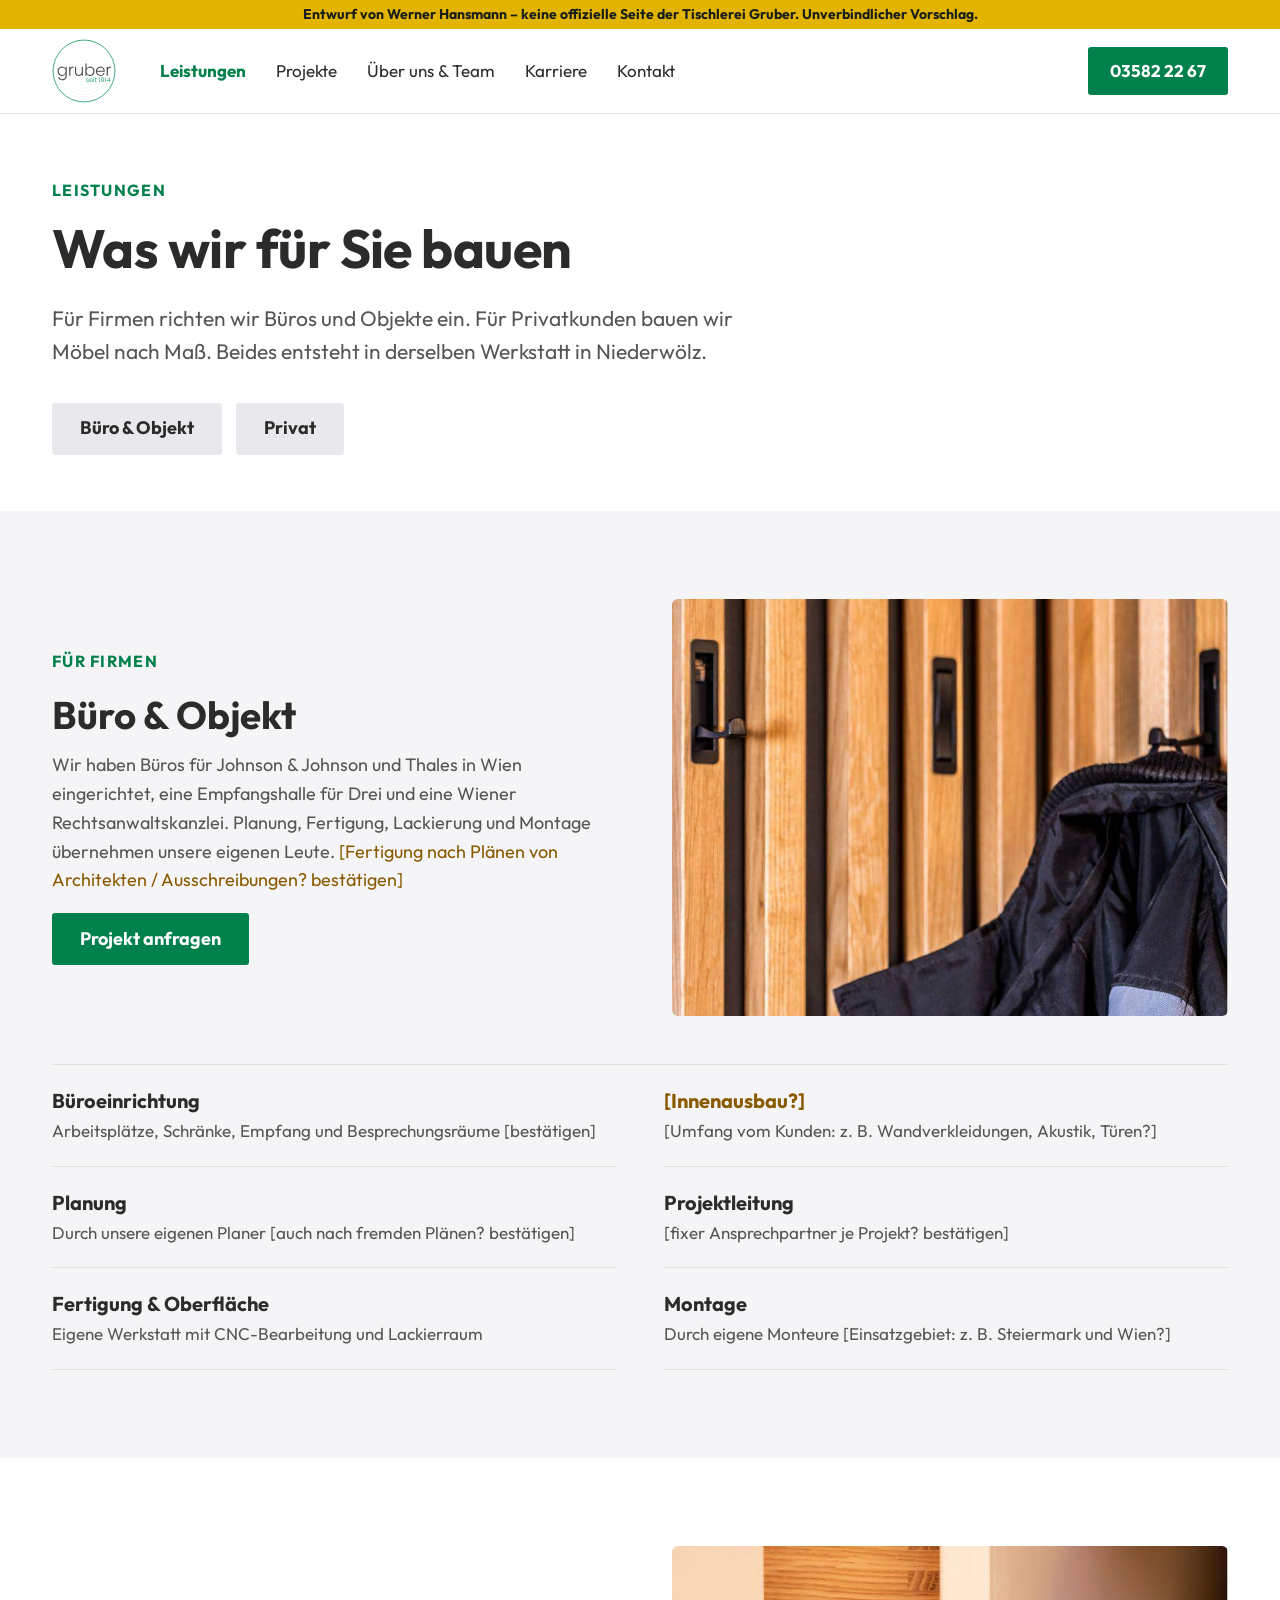
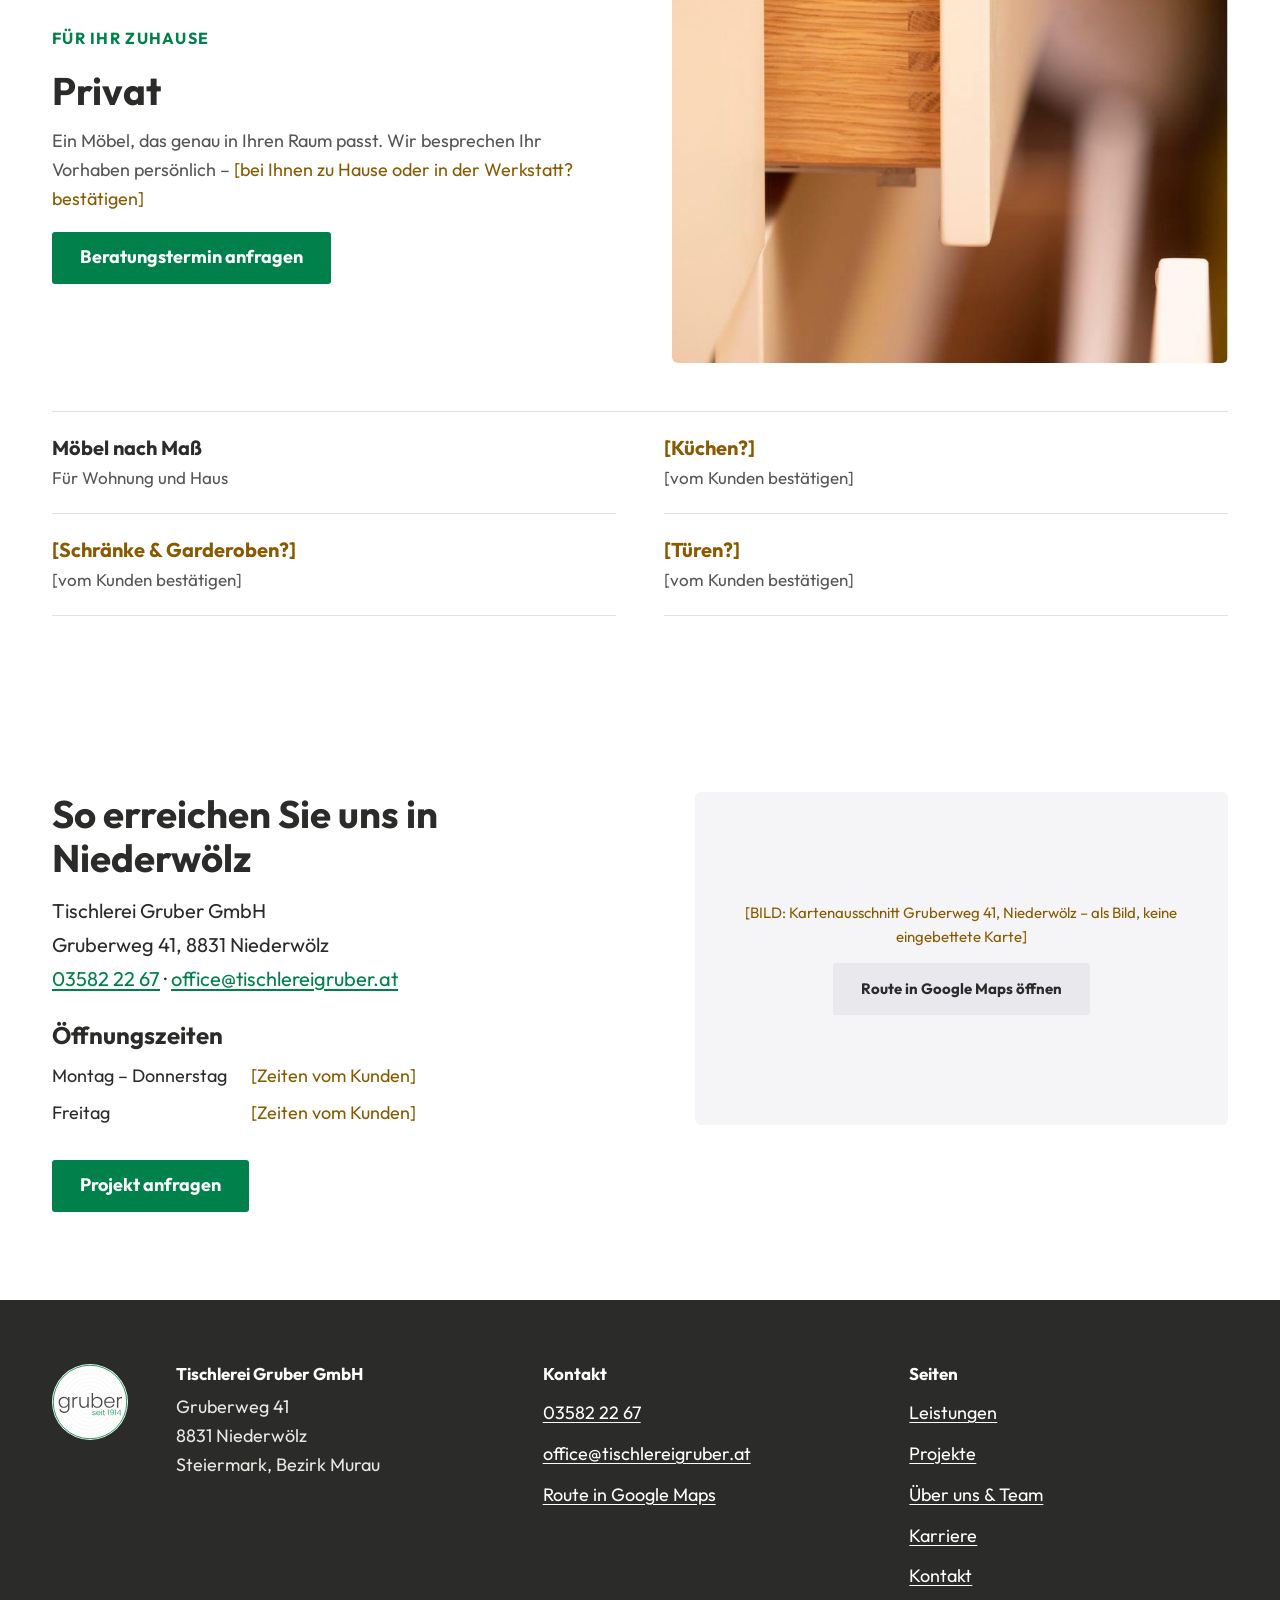
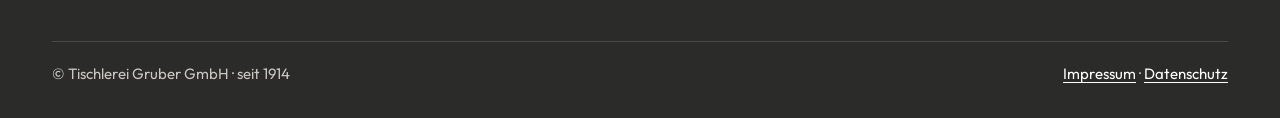
<file: leistungen.html>
<!DOCTYPE html>
<html lang="de-AT">
<head>
<meta charset="utf-8">
<meta name="viewport" content="width=device-width, initial-scale=1, viewport-fit=cover">
<meta name="robots" content="noindex, nofollow">
<title>Leistungen – Büroeinrichtung und Möbel nach Maß | Tischlerei Gruber Niederwölz</title>
<meta name="description" content="Büroeinrichtung für Firmen, Möbel nach Maß für Privatkunden: Planung, Fertigung, Lackierung und Montage aus der Werkstatt in Niederwölz.">
<meta name="theme-color" content="#ffffff">
<link rel="stylesheet" href="stil.css">
</head>
<body>
<a class="skip" href="#inhalt">Zum Inhalt springen</a>
<header class="kopfzeile">
 <div class="entwurf" role="note">Entwurf von Werner Hansmann – keine offizielle Seite der Tischlerei&nbsp;Gruber. Unverbindlicher&nbsp;Vorschlag.</div>
 <div class="wrap kopf">
  <a class="logo" href="index.html" aria-label="Tischlerei Gruber – zur Startseite"><img src="assets/logo.svg" alt="Logo Tischlerei Gruber, seit 1914" width="64" height="64"></a>
  <button class="menueknopf" type="button" aria-expanded="false" aria-controls="hauptmenue">Menü</button>
  <nav class="hauptmenue" id="hauptmenue" aria-label="Hauptmenü"><ul>
   <li><a href="leistungen.html" aria-current="page">Leistungen</a></li><li><a href="projekte.html">Projekte</a></li><li><a href="ueber-uns.html">Über uns &amp; Team</a></li><li><a href="karriere.html">Karriere</a></li><li><a href="kontakt.html">Kontakt</a></li>
  </ul></nav>
  <a class="anruf" href="tel:+4335822267" aria-label="Anrufen: 03582 22 67">03582 22 67</a>
 </div>
</header>
<main id="inhalt">
<section class="seitenkopf"><div class="wrap">
 <p class="kicker">Leistungen</p>
 <h1>Was wir für Sie bauen</h1>
 <p class="lead">Für Firmen richten wir Büros und Objekte ein. Für Privatkunden bauen wir Möbel nach Maß. Beides entsteht in derselben Werkstatt in Niederwölz.</p>
 <div class="knoepfe"><a class="btn btn-rand" href="#objekt">Büro &amp; Objekt</a><a class="btn btn-rand" href="#privat">Privat</a></div>
</div></section>

<section class="abschnitt papier" id="objekt" aria-labelledby="objekt-h">
 <div class="wrap">
  <div class="zweispaltig" style="margin-bottom:48px">
   <div>
    <p class="kicker">Für Firmen</p>
    <h2 id="objekt-h">Büro &amp; Objekt</h2>
    <p>Wir haben Büros für Johnson &amp; Johnson und Thales in Wien eingerichtet, eine Empfangshalle für Drei und eine Wiener Rechtsanwaltskanzlei. Planung, Fertigung, Lackierung und Montage übernehmen unsere eigenen Leute. <span class="ph">[Fertigung nach Plänen von Architekten / Ausschreibungen? bestätigen]</span></p>
    <a class="btn btn-voll" href="kontakt.html#anfrage">Projekt anfragen</a>
   </div>
   <figure class="bild"><span class="fraese"><img src="assets/garderobe.jpg" alt="Garderobe aus Eichenlamellen mit Arbeitsjacke der Tischlerei Gruber" loading="lazy" width="876" height="1313" style="aspect-ratio:4/3;object-position:center 30%"></span></figure>
  </div>
  <ul class="leistungsliste">
   <li><b>Büroeinrichtung</b><span>Arbeitsplätze, Schränke, Empfang und Besprechungsräume <span class="ph">[bestätigen]</span></span></li>
   <li><b class="ph">[Innenausbau?]</b><span class="ph">[Umfang vom Kunden: z. B. Wandverkleidungen, Akustik, Türen?]</span></li>
   <li><b>Planung</b><span>Durch unsere eigenen Planer <span class="ph">[auch nach fremden Plänen? bestätigen]</span></span></li>
   <li><b>Projektleitung</b><span class="ph">[fixer Ansprechpartner je Projekt? bestätigen]</span></li>
   <li><b>Fertigung &amp; Oberfläche</b><span>Eigene Werkstatt mit CNC-Bearbeitung und Lackierraum</span></li>
   <li><b>Montage</b><span>Durch eigene Monteure <span class="ph">[Einsatzgebiet: z. B. Steiermark und Wien?]</span></span></li>
  </ul>
 </div>
</section>

<section class="abschnitt" id="privat" aria-labelledby="privat-h">
 <div class="wrap">
  <div class="zweispaltig umgekehrt" style="margin-bottom:48px">
   <figure class="bild"><span class="fraese"><img src="assets/lade.jpg" alt="Schublade in Eiche mit Zinkenverbindung" loading="lazy" width="769" height="1152" style="aspect-ratio:4/3"></span></figure>
   <div>
    <p class="kicker">Für Ihr Zuhause</p>
    <h2 id="privat-h">Privat</h2>
    <p>Ein Möbel, das genau in Ihren Raum passt. Wir besprechen Ihr Vorhaben persönlich – <span class="ph">[bei Ihnen zu Hause oder in der Werkstatt? bestätigen]</span></p>
    <a class="btn btn-voll" href="kontakt.html#anfrage">Beratungstermin anfragen</a>
   </div>
  </div>
  <ul class="leistungsliste">
   <li><b>Möbel nach Maß</b><span>Für Wohnung und Haus</span></li>
   <li><b class="ph">[Küchen?]</b><span class="ph">[vom Kunden bestätigen]</span></li>
   <li><b class="ph">[Schränke &amp; Garderoben?]</b><span class="ph">[vom Kunden bestätigen]</span></li>
   <li><b class="ph">[Türen?]</b><span class="ph">[vom Kunden bestätigen]</span></li>
  </ul>
 </div>
</section>
<section class="abschnitt" aria-labelledby="kontakt-h">
  <div class="wrap kontakt-raster">
   <div>
    <h2 id="kontakt-h">So erreichen Sie uns in Niederwölz</h2>
    <address>Tischlerei Gruber GmbH<br>Gruberweg 41, 8831 Niederwölz<br><a href="tel:+4335822267">03582 22 67</a> · <a href="mailto:office@tischlereigruber.at">office@tischlereigruber.at</a></address>
    <h3 style="margin-top:24px">Öffnungszeiten</h3>
    <table class="zeiten"><tbody>
     <tr><td>Montag – Donnerstag</td><td class="ph">[Zeiten vom Kunden]</td></tr>
     <tr><td>Freitag</td><td class="ph">[Zeiten vom Kunden]</td></tr>
    </tbody></table>
    <div class="knoepfe" style="margin-top:28px"><a class="btn btn-voll" href="kontakt.html#anfrage">Projekt anfragen</a></div>
   </div>
   <a class="karte" href="https://www.google.com/maps/search/?api=1&query=Gruberweg+41%2C+8831+Niederw%C3%B6lz" rel="noopener" aria-label="Lage der Tischlerei in Google Maps öffnen">
    <span class="karte-ph"><span class="ph">[BILD: Kartenausschnitt Gruberweg 41, Niederwölz – als Bild, keine eingebettete Karte]</span><span class="btn btn-rand">Route in Google Maps öffnen</span></span>
   </a>
  </div>
 </section>
</main>
<footer class="fuss">
 <div class="wrap">
  <div class="fuss-raster">
   <img src="assets/logo.svg" alt="" width="76" height="76" loading="lazy">
   <div>
    <h2>Tischlerei Gruber GmbH</h2>
    <address>Gruberweg 41<br>8831 Niederwölz<br>Steiermark, Bezirk Murau</address>
   </div>
   <div>
    <h2>Kontakt</h2>
    <ul><li><a href="tel:+4335822267">03582 22 67</a></li><li><a href="mailto:office@tischlereigruber.at">office@tischlereigruber.at</a></li><li><a href="https://www.google.com/maps/search/?api=1&query=Gruberweg+41%2C+8831+Niederw%C3%B6lz" rel="noopener">Route in Google Maps</a></li></ul>
   </div>
   <div>
    <h2>Seiten</h2>
    <ul><li><a href="leistungen.html">Leistungen</a></li><li><a href="projekte.html">Projekte</a></li><li><a href="ueber-uns.html">Über uns &amp; Team</a></li><li><a href="karriere.html">Karriere</a></li><li><a href="kontakt.html">Kontakt</a></li></ul>
   </div>
  </div>
  <div class="fuss-unten"><span>© Tischlerei Gruber GmbH · seit 1914</span><span><a href="impressum.html">Impressum</a> · <a href="datenschutz.html">Datenschutz</a></span></div>
 </div>
</footer>
<div class="daumen"><a class="btn btn-voll" href="tel:+4335822267">Anrufen</a><a class="btn btn-rand" href="kontakt.html#anfrage">Anfrage</a></div>
<script>
(function(){
 var k=document.querySelector('.menueknopf'),m=document.getElementById('hauptmenue');
 if(k&&m){k.addEventListener('click',function(){var o=m.classList.toggle('offen');k.setAttribute('aria-expanded',o);k.textContent=o?'Schließen':'Menü';});
  m.addEventListener('focusout',function(e){if(m.classList.contains('offen')&&!m.contains(e.relatedTarget)&&e.relatedTarget!==k){m.classList.remove('offen');k.setAttribute('aria-expanded','false');k.textContent='Menü';}});
  document.addEventListener('keydown',function(e){if(e.key==='Escape'&&m.classList.contains('offen')){m.classList.remove('offen');k.setAttribute('aria-expanded','false');k.textContent='Menü';k.focus();}});}
 var gl=[].slice.call(document.querySelectorAll('a[data-galerie]'));
 if(gl.length){
  var d=document.createElement('dialog');d.className='lightbox';d.setAttribute('aria-label','Fotogalerie');
  d.innerHTML='<figure><img alt=""><figcaption><b></b><span></span><em></em></figcaption></figure><button class="lb-zu" type="button" aria-label="Galerie schließen">✕</button><button class="lb-pfeil lb-zurueck" type="button" aria-label="Vorheriges Foto">‹</button><button class="lb-pfeil lb-weiter" type="button" aria-label="Nächstes Foto">›</button>';
  document.body.appendChild(d);
  var bild=d.querySelector('img'),tit=d.querySelector('figcaption b'),txt=d.querySelector('figcaption span'),zahl=d.querySelector('figcaption em'),grp=[],pos=0;
  function zeige(i){pos=(i+grp.length)%grp.length;var a=grp[pos],im=a.querySelector('img');bild.classList.remove('da');bild.src=a.getAttribute('href');if(bild.complete)bild.classList.add('da');bild.alt=im.alt;tit.textContent=a.getAttribute('data-titel');txt.textContent=im.alt;zahl.textContent=(pos+1)+' / '+grp.length;}
  bild.addEventListener('load',function(){bild.classList.add('da');});
  gl.forEach(function(a){a.addEventListener('click',function(e){e.preventDefault();grp=gl.filter(function(x){return x.getAttribute('data-galerie')===a.getAttribute('data-galerie');});zeige(grp.indexOf(a));d.showModal();});});
  d.querySelector('.lb-zu').addEventListener('click',function(){d.close();});
  d.querySelector('.lb-zurueck').addEventListener('click',function(){zeige(pos-1);});
  d.querySelector('.lb-weiter').addEventListener('click',function(){zeige(pos+1);});
  d.addEventListener('click',function(e){if(e.target===d)d.close();});
  d.addEventListener('keydown',function(e){if(e.key==='ArrowLeft')zeige(pos-1);if(e.key==='ArrowRight')zeige(pos+1);});
  var sx=null;d.addEventListener('touchstart',function(e){sx=e.touches[0].clientX;},{passive:true});
  d.addEventListener('touchend',function(e){if(sx===null)return;var dx=e.changedTouches[0].clientX-sx;if(Math.abs(dx)>50)zeige(pos+(dx<0?1:-1));sx=null;});
 }
 document.querySelectorAll('[data-stelle]').forEach(function(a){a.addEventListener('click',function(){var s=document.querySelector('select[name=stelle]');if(s)s.value=a.getAttribute('data-stelle');});});
 document.querySelectorAll('form.attrappe').forEach(function(f){f.addEventListener('submit',function(e){e.preventDefault();var h=f.querySelector('.formmeldung');if(h){h.classList.add('sichtbar');h.focus();}});});
})();
</script>
</body>
</html>
</file>
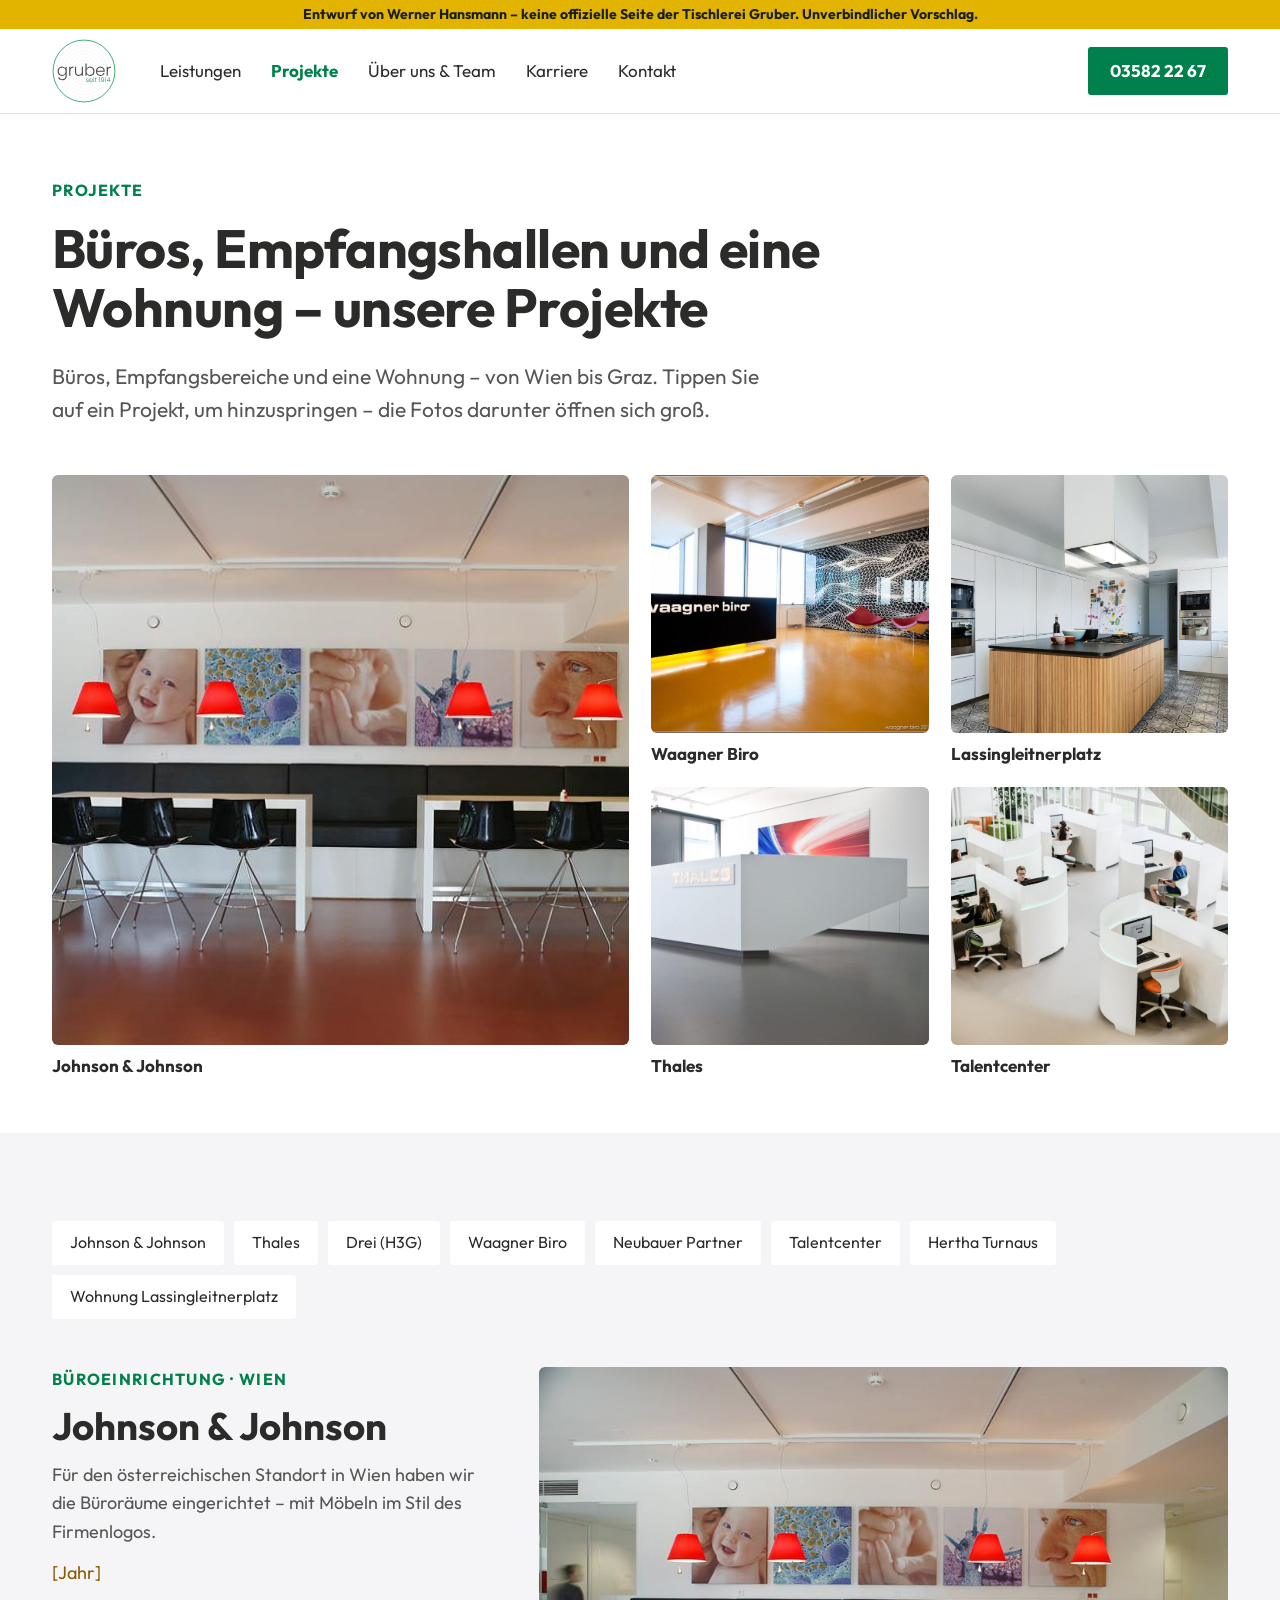
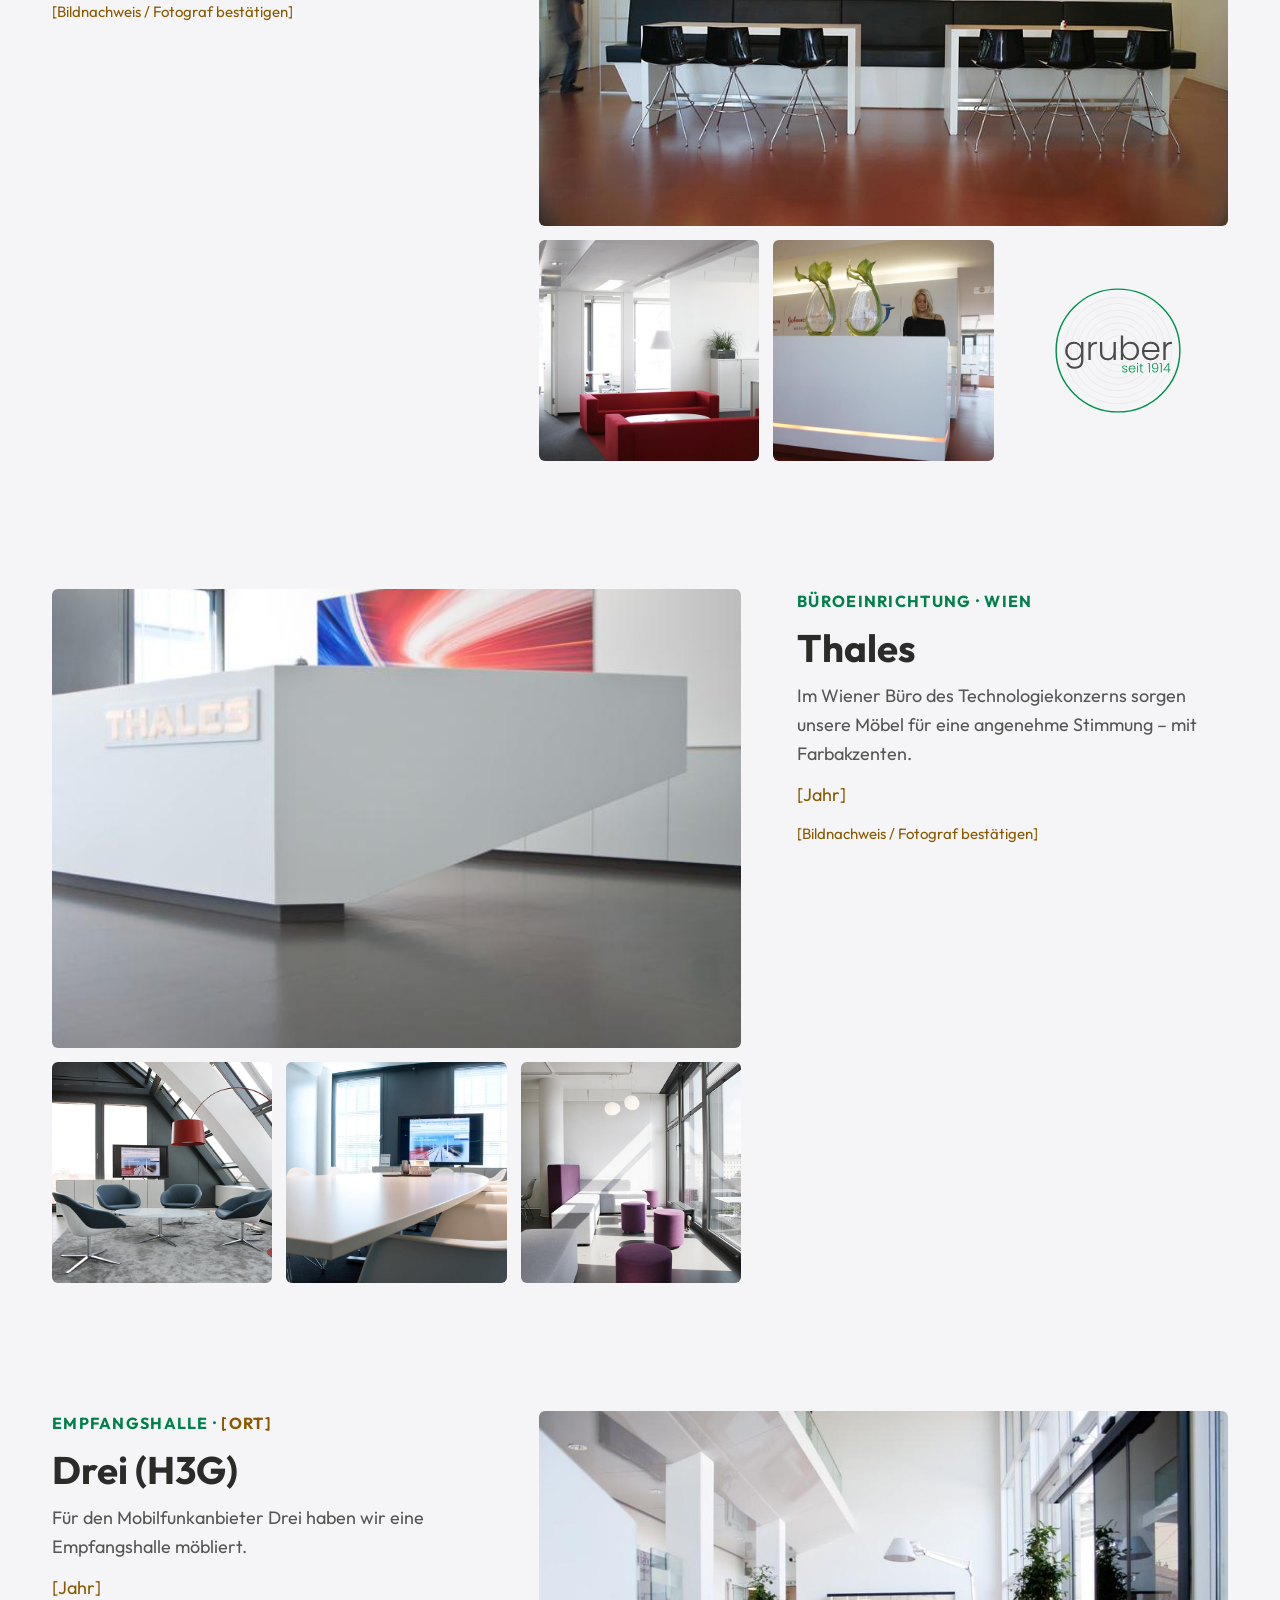
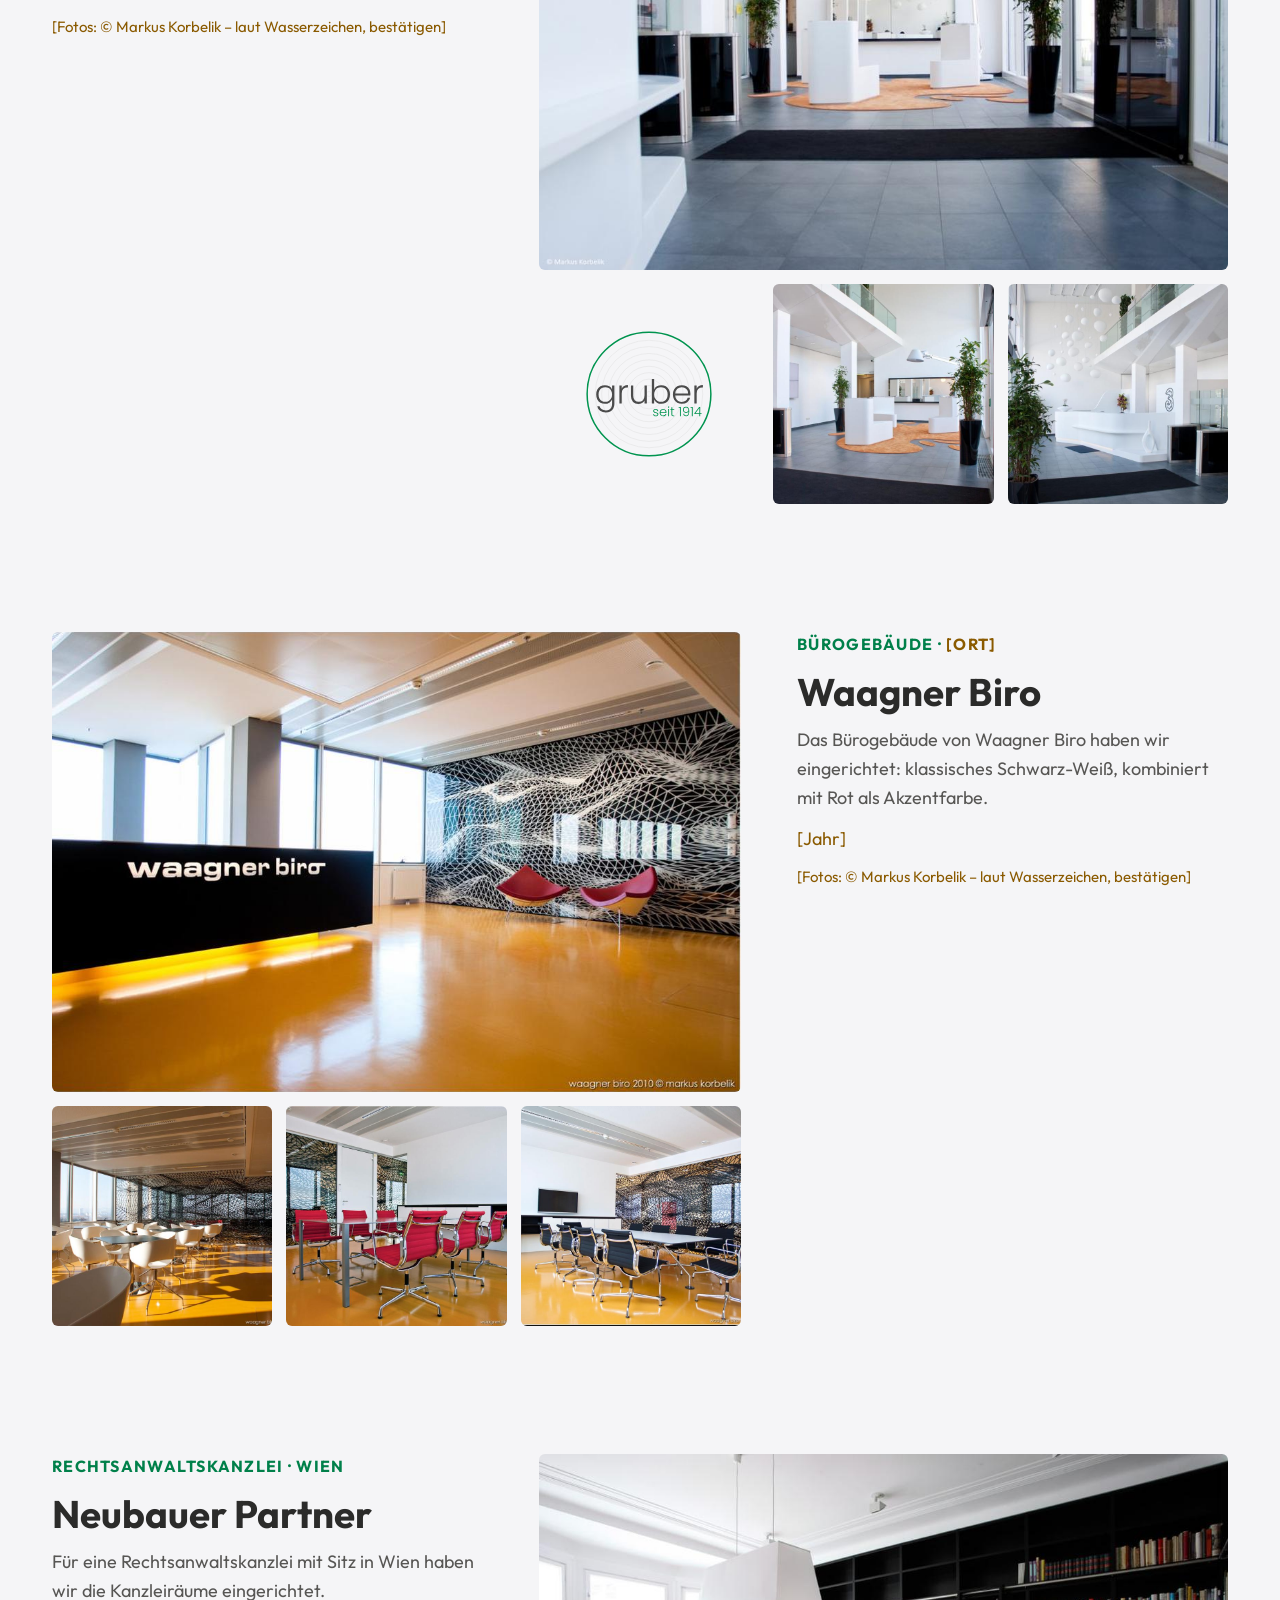
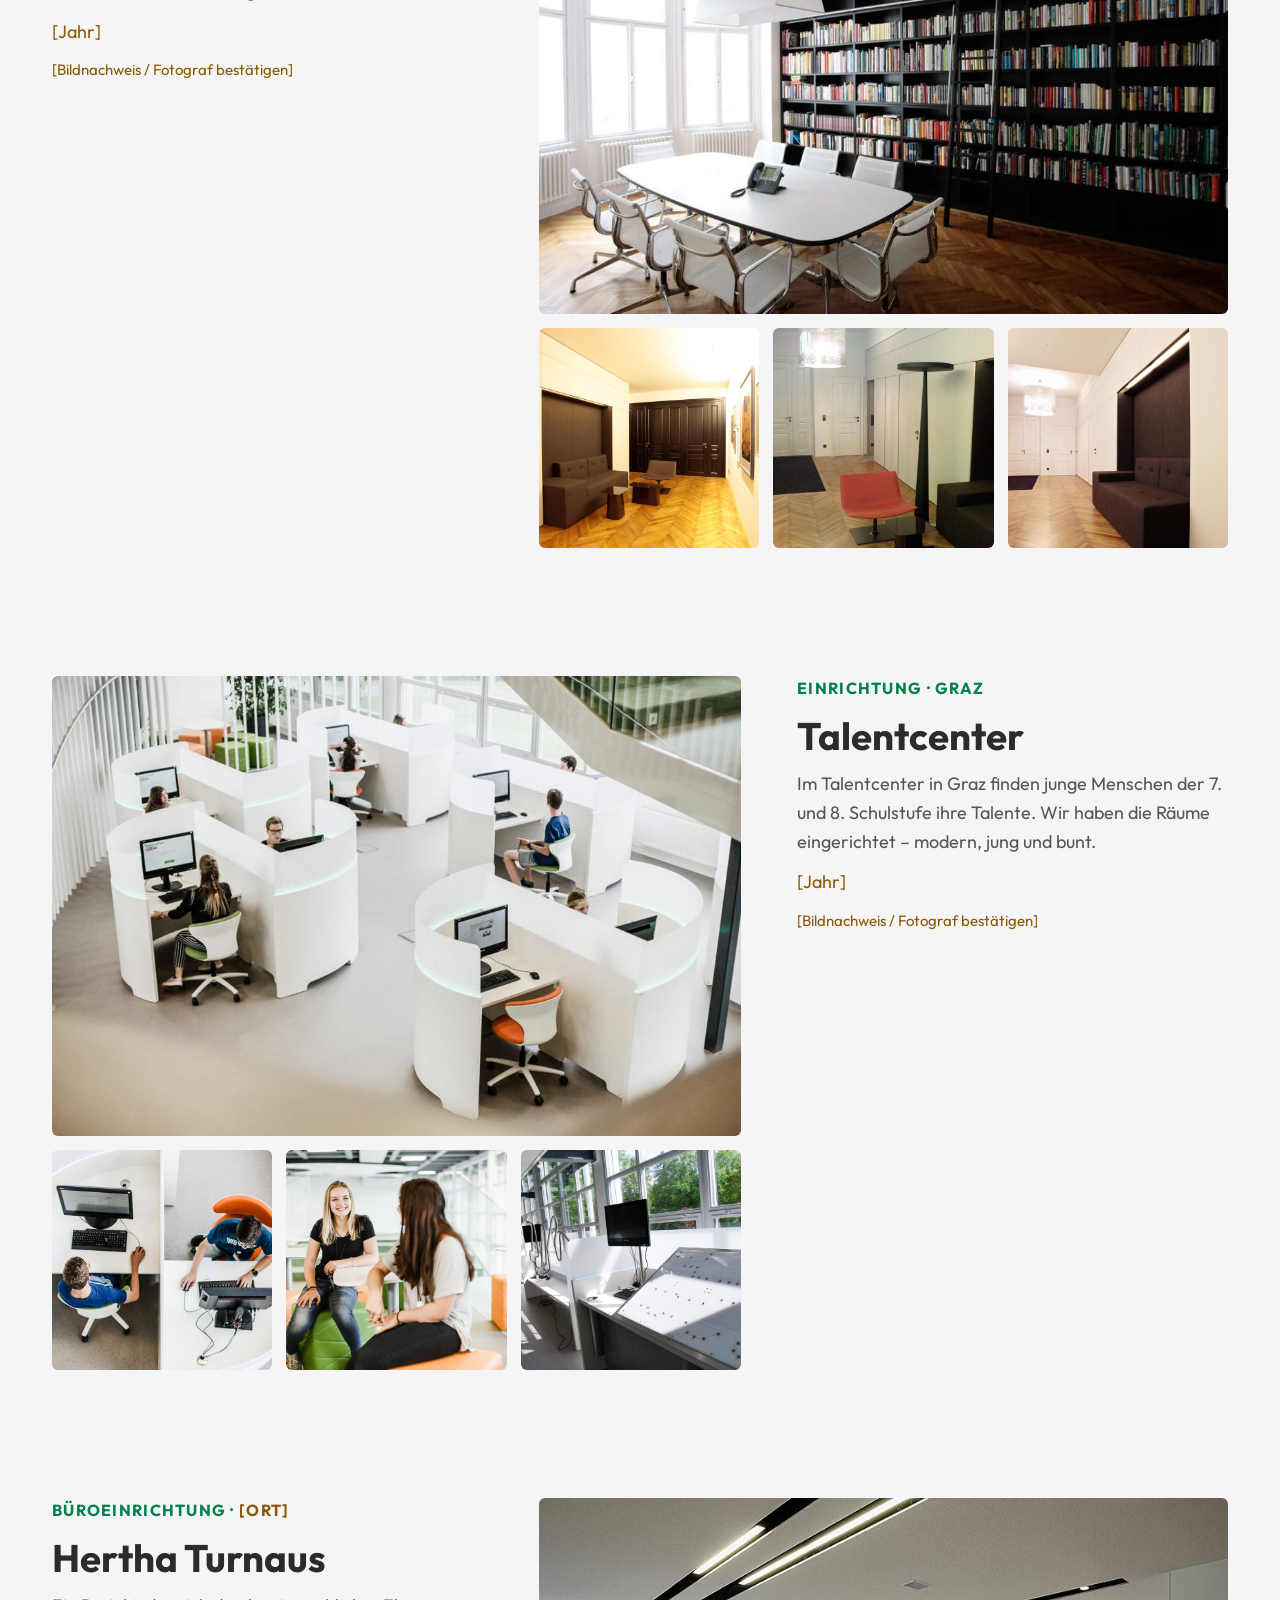
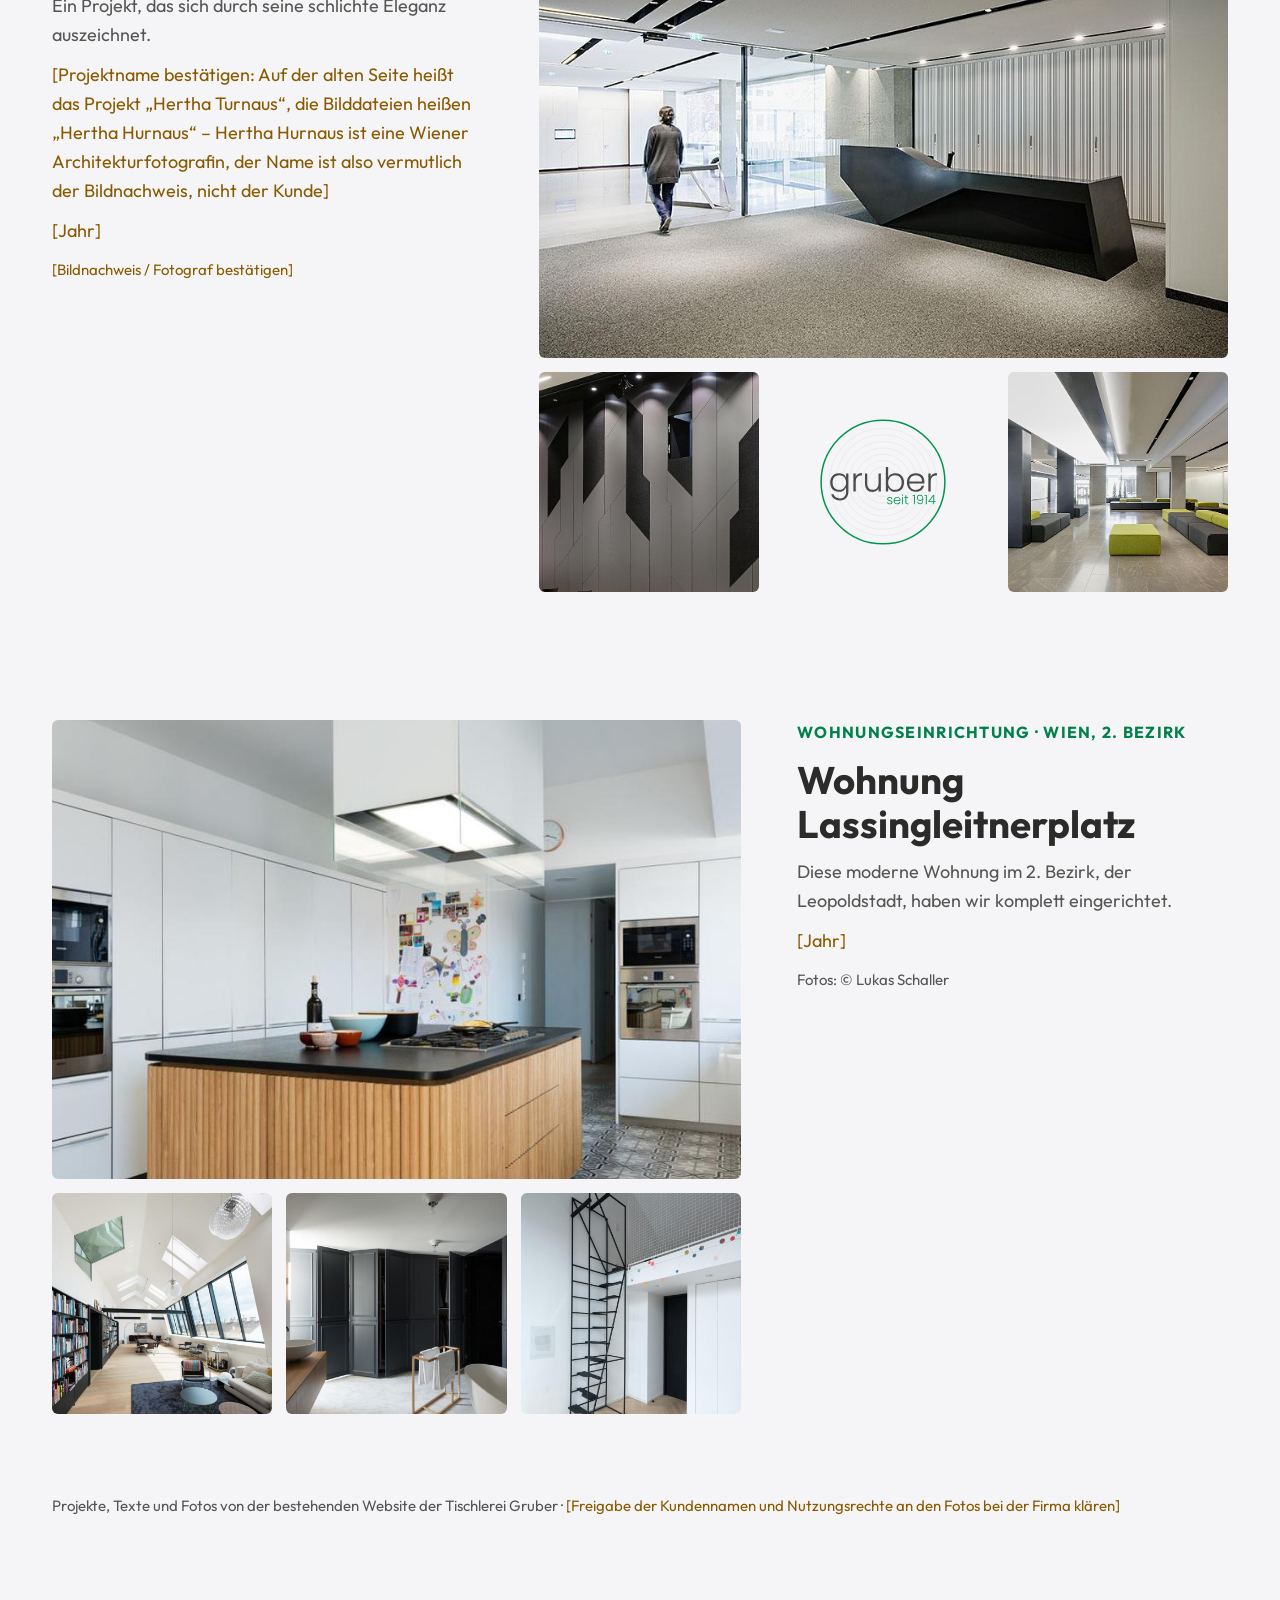
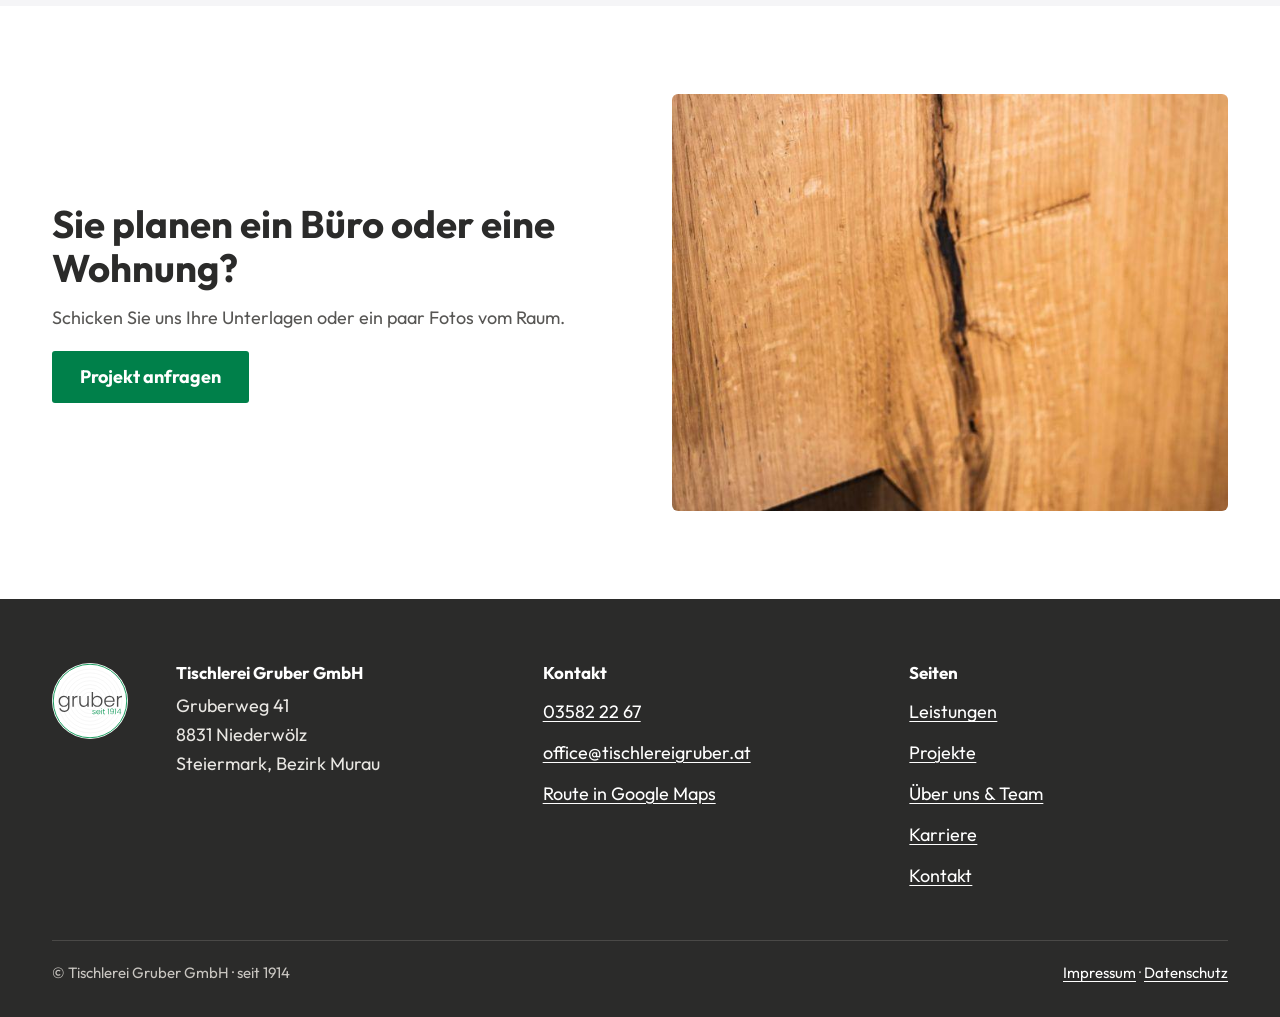
<file: projekte.html>
<!DOCTYPE html>
<html lang="de-AT">
<head>
<meta charset="utf-8">
<meta name="viewport" content="width=device-width, initial-scale=1, viewport-fit=cover">
<meta name="robots" content="noindex, nofollow">
<title>Projekte &amp; Referenzen – Büroeinrichtungen | Tischlerei Gruber Niederwölz</title>
<meta name="description" content="Referenzen der Tischlerei Gruber: Büroeinrichtungen für Johnson & Johnson, Thales, Drei, Waagner Biro und eine Wiener Rechtsanwaltskanzlei, das Talentcenter Graz und eine Wohnung in Wien.">
<meta name="theme-color" content="#ffffff">
<link rel="stylesheet" href="stil.css">
</head>
<body>
<a class="skip" href="#inhalt">Zum Inhalt springen</a>
<header class="kopfzeile">
 <div class="entwurf" role="note">Entwurf von Werner Hansmann – keine offizielle Seite der Tischlerei&nbsp;Gruber. Unverbindlicher&nbsp;Vorschlag.</div>
 <div class="wrap kopf">
  <a class="logo" href="index.html" aria-label="Tischlerei Gruber – zur Startseite"><img src="assets/logo.svg" alt="Logo Tischlerei Gruber, seit 1914" width="64" height="64"></a>
  <button class="menueknopf" type="button" aria-expanded="false" aria-controls="hauptmenue">Menü</button>
  <nav class="hauptmenue" id="hauptmenue" aria-label="Hauptmenü"><ul>
   <li><a href="leistungen.html">Leistungen</a></li><li><a href="projekte.html" aria-current="page">Projekte</a></li><li><a href="ueber-uns.html">Über uns &amp; Team</a></li><li><a href="karriere.html">Karriere</a></li><li><a href="kontakt.html">Kontakt</a></li>
  </ul></nav>
  <a class="anruf" href="tel:+4335822267" aria-label="Anrufen: 03582 22 67">03582 22 67</a>
 </div>
</header>
<main id="inhalt">
<section class="seitenkopf"><div class="wrap">
 <p class="kicker">Projekte</p>
 <h1>Büros, Empfangshallen und eine Wohnung – unsere Projekte</h1>
 <p class="lead">Büros, Empfangsbereiche und eine Wohnung – von Wien bis Graz. Tippen Sie auf ein Projekt, um hinzuspringen – die Fotos darunter öffnen sich groß.</p>
 <ul class="mosaik"><li class="m0"><a href="#johnson-johnson"><span class="fraese"><img src="assets/projekte/jj-3.jpg" alt="Lange weiße Theke mit schwarzen Barhockern, bunten Bildern und roten Pendelleuchten" width="1000" height="667"></span><span class="mosaik-titel">Johnson &amp; Johnson</span></a></li><li class="m1"><a href="#waagner-biro"><span class="fraese"><img src="assets/projekte/waagner-2.jpg" alt="Schwarzer Empfangstresen mit Waagner-Biro-Logo auf orangem Boden" width="1000" height="667"></span><span class="mosaik-titel">Waagner Biro</span></a></li><li class="m2"><a href="#lassingleitnerplatz"><span class="fraese"><img src="assets/projekte/lassing-1.jpg" alt="Küche mit weißen Hochschränken und Kochinsel mit Holzfront" loading="lazy" width="1000" height="667"></span><span class="mosaik-titel">Lassingleitner&shy;platz</span></a></li><li class="m3"><a href="#thales"><span class="fraese"><img src="assets/projekte/thales-4.jpg" alt="Weißer Empfangstresen mit Thales-Schriftzug, dahinter ein rot-blaues Wandbild" loading="lazy" width="1000" height="667"></span><span class="mosaik-titel">Thales</span></a></li><li class="m4"><a href="#talentcenter"><span class="fraese"><img src="assets/projekte/talentcenter-3.jpg" alt="Weiße Arbeitskojen mit Computern in einem hellen Raum" loading="lazy" width="1000" height="667"></span><span class="mosaik-titel">Talentcenter</span></a></li></ul>
</div></section>
<section class="abschnitt papier" aria-label="Projektliste">
 <div class="wrap">
  <nav aria-label="Projekte auf dieser Seite"><ul class="sprungliste"><li><a href="#johnson-johnson">Johnson &amp; Johnson</a></li><li><a href="#thales">Thales</a></li><li><a href="#h3g">Drei (H3G)</a></li><li><a href="#waagner-biro">Waagner Biro</a></li><li><a href="#neubauer-partner">Neubauer Partner</a></li><li><a href="#talentcenter">Talentcenter</a></li><li><a href="#hertha">Hertha Turnaus</a></li><li><a href="#lassingleitnerplatz">Wohnung Lassingleitnerplatz</a></li></ul></nav>
  <article class="projektblock" id="johnson-johnson" aria-labelledby="johnson-johnson-h">
  <div class="projekt-text">
   <p class="kicker">Büroeinrichtung · Wien</p>
   <h2 id="johnson-johnson-h">Johnson &amp; Johnson</h2>
   <p>Für den österreichischen Standort in Wien haben wir die Büroräume eingerichtet – mit Möbeln im Stil des Firmenlogos.</p>
   <p class="ph">[Jahr]</p>
   <p class="bildnachweis ph">[Bildnachweis / Fotograf bestätigen]</p>
  </div>
  <div class="projekt-bilder">
   <a class="projekt-haupt fraese" data-galerie="johnson-johnson" data-titel="Johnson &amp; Johnson" href="assets/projekte/jj-3.jpg"><img src="assets/projekte/jj-3.jpg" alt="Lange weiße Theke mit schwarzen Barhockern, bunten Bildern und roten Pendelleuchten" width="1000" height="667"></a>
   <ul class="projekt-thumbs"><li><a class="fraese" data-galerie="johnson-johnson" data-titel="Johnson &amp; Johnson" href="assets/projekte/jj-2.jpg"><img src="assets/projekte/jj-2.jpg" alt="Wartebereich mit roten Sofas und Stehleuchte" loading="lazy" width="1000" height="667"></a></li><li><a class="fraese" data-galerie="johnson-johnson" data-titel="Johnson &amp; Johnson" href="assets/projekte/jj-4.jpg"><img src="assets/projekte/jj-4.jpg" alt="Weißer Empfangstresen mit zwei Glasvasen und Mitarbeiterin" loading="lazy" width="1000" height="667"></a></li><li class="logo-kachel"><span class="fraese"><img src="assets/logo.svg" alt="" width="600" height="600" loading="lazy"></span></li></ul>
  </div>
 </article><article class="projektblock gespiegelt" id="thales" aria-labelledby="thales-h">
  <div class="projekt-text">
   <p class="kicker">Büroeinrichtung · Wien</p>
   <h2 id="thales-h">Thales</h2>
   <p>Im Wiener Büro des Technologiekonzerns sorgen unsere Möbel für eine angenehme Stimmung – mit Farbakzenten.</p>
   <p class="ph">[Jahr]</p>
   <p class="bildnachweis ph">[Bildnachweis / Fotograf bestätigen]</p>
  </div>
  <div class="projekt-bilder">
   <a class="projekt-haupt fraese" data-galerie="thales" data-titel="Thales" href="assets/projekte/thales-4.jpg"><img src="assets/projekte/thales-4.jpg" alt="Weißer Empfangstresen mit Thales-Schriftzug, dahinter ein rot-blaues Wandbild" loading="lazy" width="1000" height="667"></a>
   <ul class="projekt-thumbs"><li><a class="fraese" data-galerie="thales" data-titel="Thales" href="assets/projekte/thales-2.jpg"><img src="assets/projekte/thales-2.jpg" alt="Lounge mit grauen Sesseln und roter Bogenleuchte" loading="lazy" width="1000" height="667"></a></li><li><a class="fraese" data-galerie="thales" data-titel="Thales" href="assets/projekte/thales-3.jpg"><img src="assets/projekte/thales-3.jpg" alt="Besprechungsraum mit großem weißem Tisch und Bildschirm" loading="lazy" width="1000" height="667"></a></li><li><a class="fraese" data-galerie="thales" data-titel="Thales" href="assets/projekte/thales-1.jpg"><img src="assets/projekte/thales-1.jpg" alt="Heller Gang mit lila Sitzhockern" loading="lazy" width="1000" height="667"></a></li></ul>
  </div>
 </article><article class="projektblock" id="h3g" aria-labelledby="h3g-h">
  <div class="projekt-text">
   <p class="kicker">Empfangshalle · <span class="ph">[Ort]</span></p>
   <h2 id="h3g-h">Drei (H3G)</h2>
   <p>Für den Mobilfunkanbieter Drei haben wir eine Empfangshalle möbliert.</p>
   <p class="ph">[Jahr]</p>
   <p class="bildnachweis ph">[Fotos: © Markus Korbelik – laut Wasserzeichen, bestätigen]</p>
  </div>
  <div class="projekt-bilder">
   <a class="projekt-haupt fraese" data-galerie="h3g" data-titel="Drei (H3G)" href="assets/projekte/h3g-1.jpg"><img src="assets/projekte/h3g-1.jpg" alt="Hohe Empfangshalle mit weißem Empfangstresen, Pflanzen und dunklem Boden" loading="lazy" width="1000" height="667"></a>
   <ul class="projekt-thumbs"><li class="logo-kachel"><span class="fraese"><img src="assets/logo.svg" alt="" width="600" height="600" loading="lazy"></span></li><li><a class="fraese" data-galerie="h3g" data-titel="Drei (H3G)" href="assets/projekte/h3g-2.jpg"><img src="assets/projekte/h3g-2.jpg" alt="Empfangshalle mit Galerie, weißem Tresen und Teppich" loading="lazy" width="1000" height="667"></a></li><li><a class="fraese" data-galerie="h3g" data-titel="Drei (H3G)" href="assets/projekte/h3g-4.jpg"><img src="assets/projekte/h3g-4.jpg" alt="Weißer Empfangstresen unter einer Galerie mit Glasgeländer" loading="lazy" width="1000" height="667"></a></li></ul>
  </div>
 </article><article class="projektblock gespiegelt" id="waagner-biro" aria-labelledby="waagner-biro-h">
  <div class="projekt-text">
   <p class="kicker">Bürogebäude · <span class="ph">[Ort]</span></p>
   <h2 id="waagner-biro-h">Waagner Biro</h2>
   <p>Das Bürogebäude von Waagner Biro haben wir eingerichtet: klassisches Schwarz-Weiß, kombiniert mit Rot als Akzentfarbe.</p>
   <p class="ph">[Jahr]</p>
   <p class="bildnachweis ph">[Fotos: © Markus Korbelik – laut Wasserzeichen, bestätigen]</p>
  </div>
  <div class="projekt-bilder">
   <a class="projekt-haupt fraese" data-galerie="waagner-biro" data-titel="Waagner Biro" href="assets/projekte/waagner-2.jpg"><img src="assets/projekte/waagner-2.jpg" alt="Schwarzer Empfangstresen mit Waagner-Biro-Logo auf orangem Boden" loading="lazy" width="1000" height="667"></a>
   <ul class="projekt-thumbs"><li><a class="fraese" data-galerie="waagner-biro" data-titel="Waagner Biro" href="assets/projekte/waagner-1.jpg"><img src="assets/projekte/waagner-1.jpg" alt="Kantine mit weißen Stühlen und orangem Boden" loading="lazy" width="1000" height="667"></a></li><li><a class="fraese" data-galerie="waagner-biro" data-titel="Waagner Biro" href="assets/projekte/waagner-3.jpg"><img src="assets/projekte/waagner-3.jpg" alt="Besprechungsraum mit roten Bürostühlen" loading="lazy" width="1000" height="667"></a></li><li><a class="fraese" data-galerie="waagner-biro" data-titel="Waagner Biro" href="assets/projekte/waagner-4.jpg"><img src="assets/projekte/waagner-4.jpg" alt="Besprechungsraum mit schwarzen Stühlen und Bildschirm" loading="lazy" width="1000" height="667"></a></li></ul>
  </div>
 </article><article class="projektblock" id="neubauer-partner" aria-labelledby="neubauer-partner-h">
  <div class="projekt-text">
   <p class="kicker">Rechtsanwaltskanzlei · Wien</p>
   <h2 id="neubauer-partner-h">Neubauer Partner</h2>
   <p>Für eine Rechtsanwaltskanzlei mit Sitz in Wien haben wir die Kanzleiräume eingerichtet.</p>
   <p class="ph">[Jahr]</p>
   <p class="bildnachweis ph">[Bildnachweis / Fotograf bestätigen]</p>
  </div>
  <div class="projekt-bilder">
   <a class="projekt-haupt fraese" data-galerie="neubauer-partner" data-titel="Neubauer Partner" href="assets/projekte/neubauer-1.jpg"><img src="assets/projekte/neubauer-1.jpg" alt="Besprechungsraum mit weißem Tisch und raumhoher schwarzer Bücherwand" loading="lazy" width="1000" height="667"></a>
   <ul class="projekt-thumbs"><li><a class="fraese" data-galerie="neubauer-partner" data-titel="Neubauer Partner" href="assets/projekte/neubauer-2.jpg"><img src="assets/projekte/neubauer-2.jpg" alt="Wartebereich mit dunkler Sitzbank und Wandverkleidung auf Fischgrätparkett" loading="lazy" width="1000" height="667"></a></li><li><a class="fraese" data-galerie="neubauer-partner" data-titel="Neubauer Partner" href="assets/projekte/neubauer-3.jpg"><img src="assets/projekte/neubauer-3.jpg" alt="Roter Sessel und schwarze Stehleuchte im Eingangsbereich" loading="lazy" width="1000" height="667"></a></li><li><a class="fraese" data-galerie="neubauer-partner" data-titel="Neubauer Partner" href="assets/projekte/neubauer-4.jpg"><img src="assets/projekte/neubauer-4.jpg" alt="Dunkle Sitznische in weißer Wandverbauung" loading="lazy" width="1000" height="667"></a></li></ul>
  </div>
 </article><article class="projektblock gespiegelt" id="talentcenter" aria-labelledby="talentcenter-h">
  <div class="projekt-text">
   <p class="kicker">Einrichtung · Graz</p>
   <h2 id="talentcenter-h">Talentcenter</h2>
   <p>Im Talentcenter in Graz finden junge Menschen der 7. und 8. Schulstufe ihre Talente. Wir haben die Räume eingerichtet – modern, jung und bunt.</p>
   <p class="ph">[Jahr]</p>
   <p class="bildnachweis ph">[Bildnachweis / Fotograf bestätigen]</p>
  </div>
  <div class="projekt-bilder">
   <a class="projekt-haupt fraese" data-galerie="talentcenter" data-titel="Talentcenter" href="assets/projekte/talentcenter-3.jpg"><img src="assets/projekte/talentcenter-3.jpg" alt="Weiße Arbeitskojen mit Computern in einem hellen Raum" loading="lazy" width="1000" height="667"></a>
   <ul class="projekt-thumbs"><li><a class="fraese" data-galerie="talentcenter" data-titel="Talentcenter" href="assets/projekte/talentcenter-1.jpg"><img src="assets/projekte/talentcenter-1.jpg" alt="Zwei Jugendliche an runden weißen Arbeitsplätzen, von oben fotografiert" loading="lazy" width="1000" height="667"></a></li><li><a class="fraese" data-galerie="talentcenter" data-titel="Talentcenter" href="assets/projekte/talentcenter-4.jpg"><img src="assets/projekte/talentcenter-4.jpg" alt="Zwei junge Frauen auf orangen und grünen Sitzmöbeln" loading="lazy" width="1000" height="667"></a></li><li><a class="fraese" data-galerie="talentcenter" data-titel="Talentcenter" href="assets/projekte/talentcenter-2.jpg"><img src="assets/projekte/talentcenter-2.jpg" alt="Arbeitsplätze mit Bildschirm vor großen Fenstern" loading="lazy" width="1000" height="667"></a></li></ul>
  </div>
 </article><article class="projektblock" id="hertha" aria-labelledby="hertha-h">
  <div class="projekt-text">
   <p class="kicker">Büroeinrichtung · <span class="ph">[Ort]</span></p>
   <h2 id="hertha-h">Hertha Turnaus</h2>
   <p>Ein Projekt, das sich durch seine schlichte Eleganz auszeichnet.</p><p class="ph">[Projektname bestätigen: Auf der alten Seite heißt das Projekt „Hertha Turnaus“, die Bilddateien heißen „Hertha Hurnaus“ – Hertha Hurnaus ist eine Wiener Architekturfotografin, der Name ist also vermutlich der Bildnachweis, nicht der Kunde]</p>
   <p class="ph">[Jahr]</p>
   <p class="bildnachweis ph">[Bildnachweis / Fotograf bestätigen]</p>
  </div>
  <div class="projekt-bilder">
   <a class="projekt-haupt fraese" data-galerie="hertha" data-titel="Hertha Turnaus" href="assets/projekte/hertha-2.jpg"><img src="assets/projekte/hertha-2.jpg" alt="Empfang mit schwarzem, kantig geformtem Tresen" loading="lazy" width="1000" height="667"></a>
   <ul class="projekt-thumbs"><li><a class="fraese" data-galerie="hertha" data-titel="Hertha Turnaus" href="assets/projekte/hertha-1.jpg"><img src="assets/projekte/hertha-1.jpg" alt="Saal mit schwarz-grauer Wandverkleidung und Stuhlreihen" loading="lazy" width="1000" height="667"></a></li><li class="logo-kachel"><span class="fraese"><img src="assets/logo.svg" alt="" width="600" height="600" loading="lazy"></span></li><li><a class="fraese" data-galerie="hertha" data-titel="Hertha Turnaus" href="assets/projekte/hertha-3.jpg"><img src="assets/projekte/hertha-3.jpg" alt="Lounge mit grünen und grauen Sitzmöbeln" loading="lazy" width="1000" height="667"></a></li></ul>
  </div>
 </article><article class="projektblock gespiegelt" id="lassingleitnerplatz" aria-labelledby="lassingleitnerplatz-h">
  <div class="projekt-text">
   <p class="kicker">Wohnungseinrichtung · Wien, 2. Bezirk</p>
   <h2 id="lassingleitnerplatz-h">Wohnung Lassingleitnerplatz</h2>
   <p>Diese moderne Wohnung im 2. Bezirk, der Leopoldstadt, haben wir komplett eingerichtet.</p>
   <p class="ph">[Jahr]</p>
   <p class="bildnachweis">Fotos: © Lukas Schaller</p>
  </div>
  <div class="projekt-bilder">
   <a class="projekt-haupt fraese" data-galerie="lassingleitnerplatz" data-titel="Wohnung Lassingleitnerplatz" href="assets/projekte/lassing-1.jpg"><img src="assets/projekte/lassing-1.jpg" alt="Küche mit weißen Hochschränken und Kochinsel mit Holzfront" loading="lazy" width="1000" height="667"></a>
   <ul class="projekt-thumbs"><li><a class="fraese" data-galerie="lassingleitnerplatz" data-titel="Wohnung Lassingleitnerplatz" href="assets/projekte/lassing-2.jpg"><img src="assets/projekte/lassing-2.jpg" alt="Dachgeschoß mit schwarzen Bücherregalen und Sitzbereich" loading="lazy" width="1000" height="667"></a></li><li><a class="fraese" data-galerie="lassingleitnerplatz" data-titel="Wohnung Lassingleitnerplatz" href="assets/projekte/lassing-3.jpg"><img src="assets/projekte/lassing-3.jpg" alt="Bad mit schwarzen Schrankfronten und freistehender Wanne" loading="lazy" width="1000" height="667"></a></li><li><a class="fraese" data-galerie="lassingleitnerplatz" data-titel="Wohnung Lassingleitnerplatz" href="assets/projekte/lassing-4.jpg"><img src="assets/projekte/lassing-4.jpg" alt="Schwarze Stahltreppe vor weißer Wand" loading="lazy" width="1000" height="667"></a></li></ul>
  </div>
 </article>
  <p class="hinweis">Projekte, Texte und Fotos von der bestehenden Website der Tischlerei Gruber · <span class="ph">[Freigabe der Kundennamen und Nutzungsrechte an den Fotos bei der Firma klären]</span></p>
 </div>
</section>
<section class="abschnitt" aria-labelledby="proj-cta">
 <div class="wrap zweispaltig">
  <div>
   <h2 id="proj-cta">Sie planen ein Büro oder eine Wohnung?</h2>
   <p>Schicken Sie uns Ihre Unterlagen oder ein paar Fotos vom Raum.</p>
   <a class="btn btn-voll" href="kontakt.html#anfrage">Projekt anfragen</a>
  </div>
  <figure class="bild"><span class="fraese"><img src="assets/eiche-detail.jpg" alt="Eichenwand mit natürlichem Riss und Glasablagen" loading="lazy" width="683" height="1025" style="aspect-ratio:4/3"></span></figure>
 </div>
</section>
</main>
<footer class="fuss">
 <div class="wrap">
  <div class="fuss-raster">
   <img src="assets/logo.svg" alt="" width="76" height="76" loading="lazy">
   <div>
    <h2>Tischlerei Gruber GmbH</h2>
    <address>Gruberweg 41<br>8831 Niederwölz<br>Steiermark, Bezirk Murau</address>
   </div>
   <div>
    <h2>Kontakt</h2>
    <ul><li><a href="tel:+4335822267">03582 22 67</a></li><li><a href="mailto:office@tischlereigruber.at">office@tischlereigruber.at</a></li><li><a href="https://www.google.com/maps/search/?api=1&query=Gruberweg+41%2C+8831+Niederw%C3%B6lz" rel="noopener">Route in Google Maps</a></li></ul>
   </div>
   <div>
    <h2>Seiten</h2>
    <ul><li><a href="leistungen.html">Leistungen</a></li><li><a href="projekte.html">Projekte</a></li><li><a href="ueber-uns.html">Über uns &amp; Team</a></li><li><a href="karriere.html">Karriere</a></li><li><a href="kontakt.html">Kontakt</a></li></ul>
   </div>
  </div>
  <div class="fuss-unten"><span>© Tischlerei Gruber GmbH · seit 1914</span><span><a href="impressum.html">Impressum</a> · <a href="datenschutz.html">Datenschutz</a></span></div>
 </div>
</footer>
<div class="daumen"><a class="btn btn-voll" href="tel:+4335822267">Anrufen</a><a class="btn btn-rand" href="kontakt.html#anfrage">Anfrage</a></div>
<script>
(function(){
 var k=document.querySelector('.menueknopf'),m=document.getElementById('hauptmenue');
 if(k&&m){k.addEventListener('click',function(){var o=m.classList.toggle('offen');k.setAttribute('aria-expanded',o);k.textContent=o?'Schließen':'Menü';});
  m.addEventListener('focusout',function(e){if(m.classList.contains('offen')&&!m.contains(e.relatedTarget)&&e.relatedTarget!==k){m.classList.remove('offen');k.setAttribute('aria-expanded','false');k.textContent='Menü';}});
  document.addEventListener('keydown',function(e){if(e.key==='Escape'&&m.classList.contains('offen')){m.classList.remove('offen');k.setAttribute('aria-expanded','false');k.textContent='Menü';k.focus();}});}
 var gl=[].slice.call(document.querySelectorAll('a[data-galerie]'));
 if(gl.length){
  var d=document.createElement('dialog');d.className='lightbox';d.setAttribute('aria-label','Fotogalerie');
  d.innerHTML='<figure><img alt=""><figcaption><b></b><span></span><em></em></figcaption></figure><button class="lb-zu" type="button" aria-label="Galerie schließen">✕</button><button class="lb-pfeil lb-zurueck" type="button" aria-label="Vorheriges Foto">‹</button><button class="lb-pfeil lb-weiter" type="button" aria-label="Nächstes Foto">›</button>';
  document.body.appendChild(d);
  var bild=d.querySelector('img'),tit=d.querySelector('figcaption b'),txt=d.querySelector('figcaption span'),zahl=d.querySelector('figcaption em'),grp=[],pos=0;
  function zeige(i){pos=(i+grp.length)%grp.length;var a=grp[pos],im=a.querySelector('img');bild.classList.remove('da');bild.src=a.getAttribute('href');if(bild.complete)bild.classList.add('da');bild.alt=im.alt;tit.textContent=a.getAttribute('data-titel');txt.textContent=im.alt;zahl.textContent=(pos+1)+' / '+grp.length;}
  bild.addEventListener('load',function(){bild.classList.add('da');});
  gl.forEach(function(a){a.addEventListener('click',function(e){e.preventDefault();grp=gl.filter(function(x){return x.getAttribute('data-galerie')===a.getAttribute('data-galerie');});zeige(grp.indexOf(a));d.showModal();});});
  d.querySelector('.lb-zu').addEventListener('click',function(){d.close();});
  d.querySelector('.lb-zurueck').addEventListener('click',function(){zeige(pos-1);});
  d.querySelector('.lb-weiter').addEventListener('click',function(){zeige(pos+1);});
  d.addEventListener('click',function(e){if(e.target===d)d.close();});
  d.addEventListener('keydown',function(e){if(e.key==='ArrowLeft')zeige(pos-1);if(e.key==='ArrowRight')zeige(pos+1);});
  var sx=null;d.addEventListener('touchstart',function(e){sx=e.touches[0].clientX;},{passive:true});
  d.addEventListener('touchend',function(e){if(sx===null)return;var dx=e.changedTouches[0].clientX-sx;if(Math.abs(dx)>50)zeige(pos+(dx<0?1:-1));sx=null;});
 }
 document.querySelectorAll('[data-stelle]').forEach(function(a){a.addEventListener('click',function(){var s=document.querySelector('select[name=stelle]');if(s)s.value=a.getAttribute('data-stelle');});});
 document.querySelectorAll('form.attrappe').forEach(function(f){f.addEventListener('submit',function(e){e.preventDefault();var h=f.querySelector('.formmeldung');if(h){h.classList.add('sichtbar');h.focus();}});});
})();
</script>
</body>
</html>
</file>
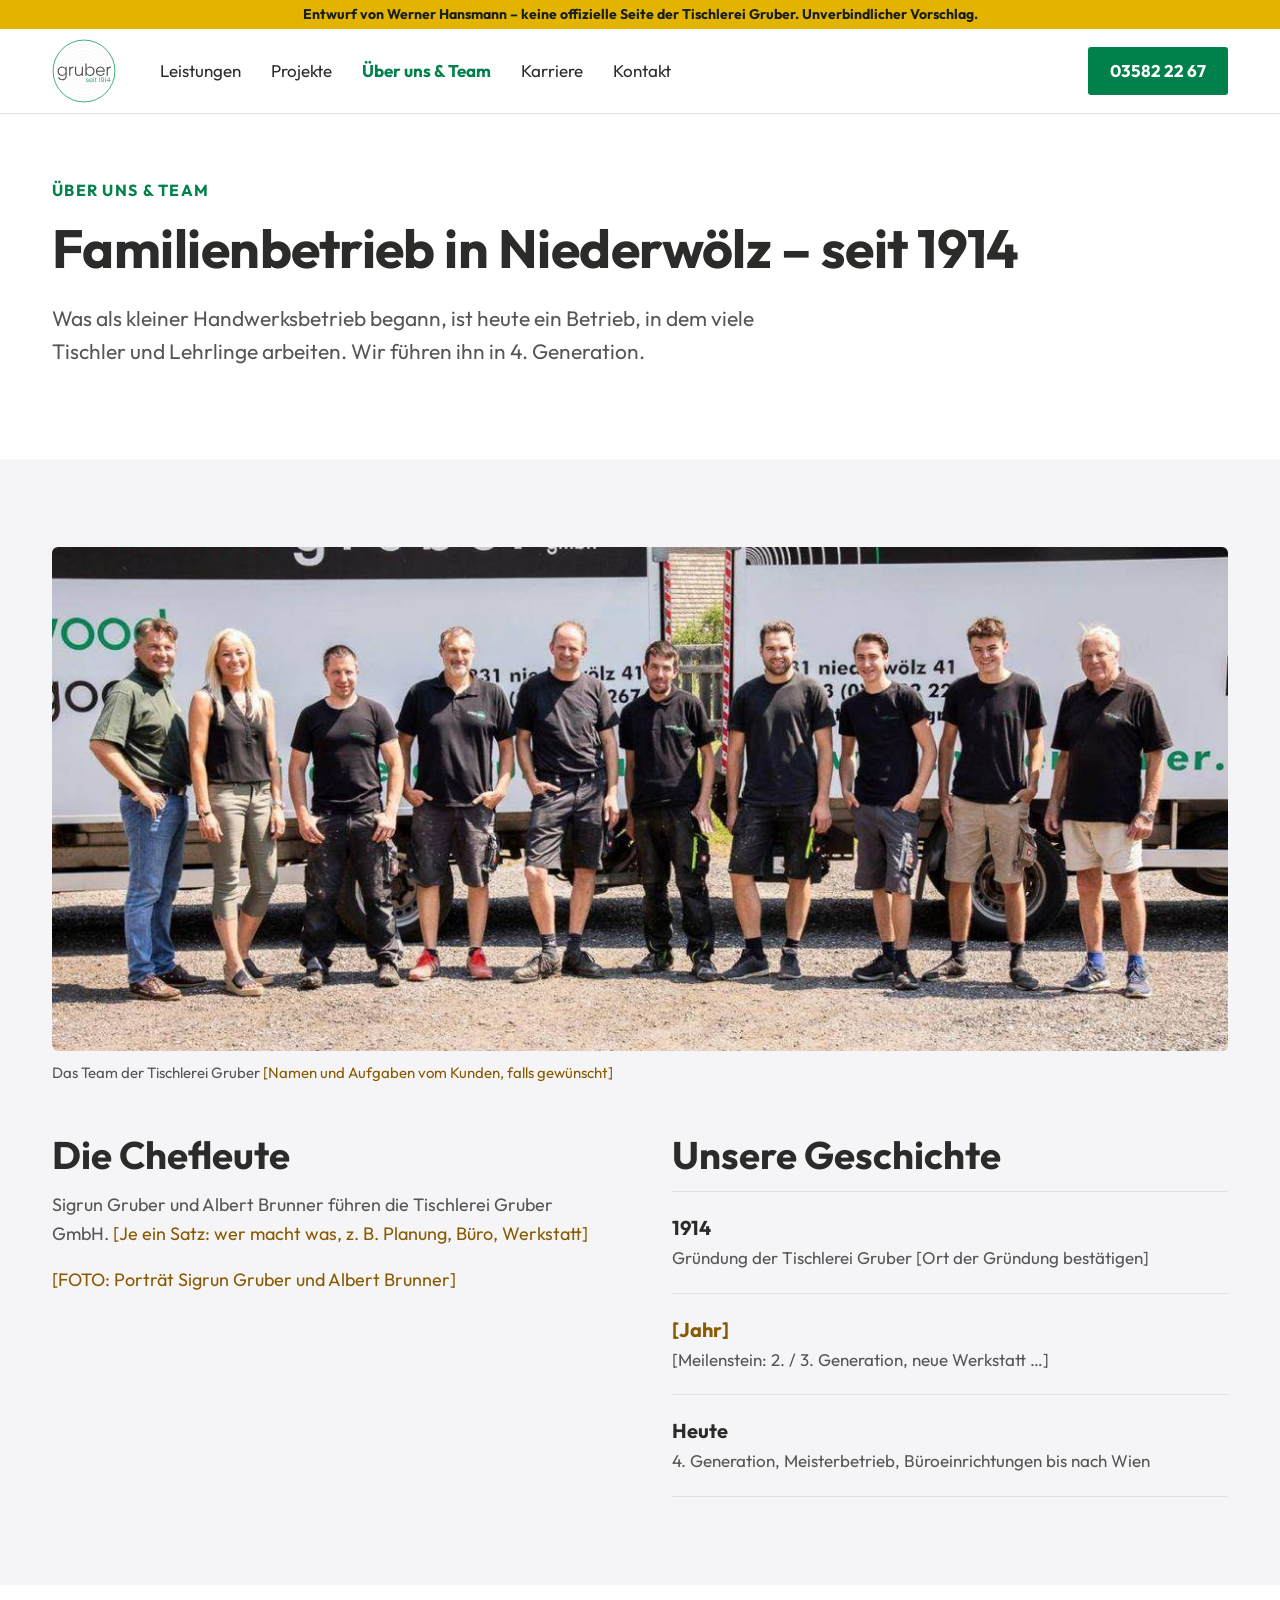
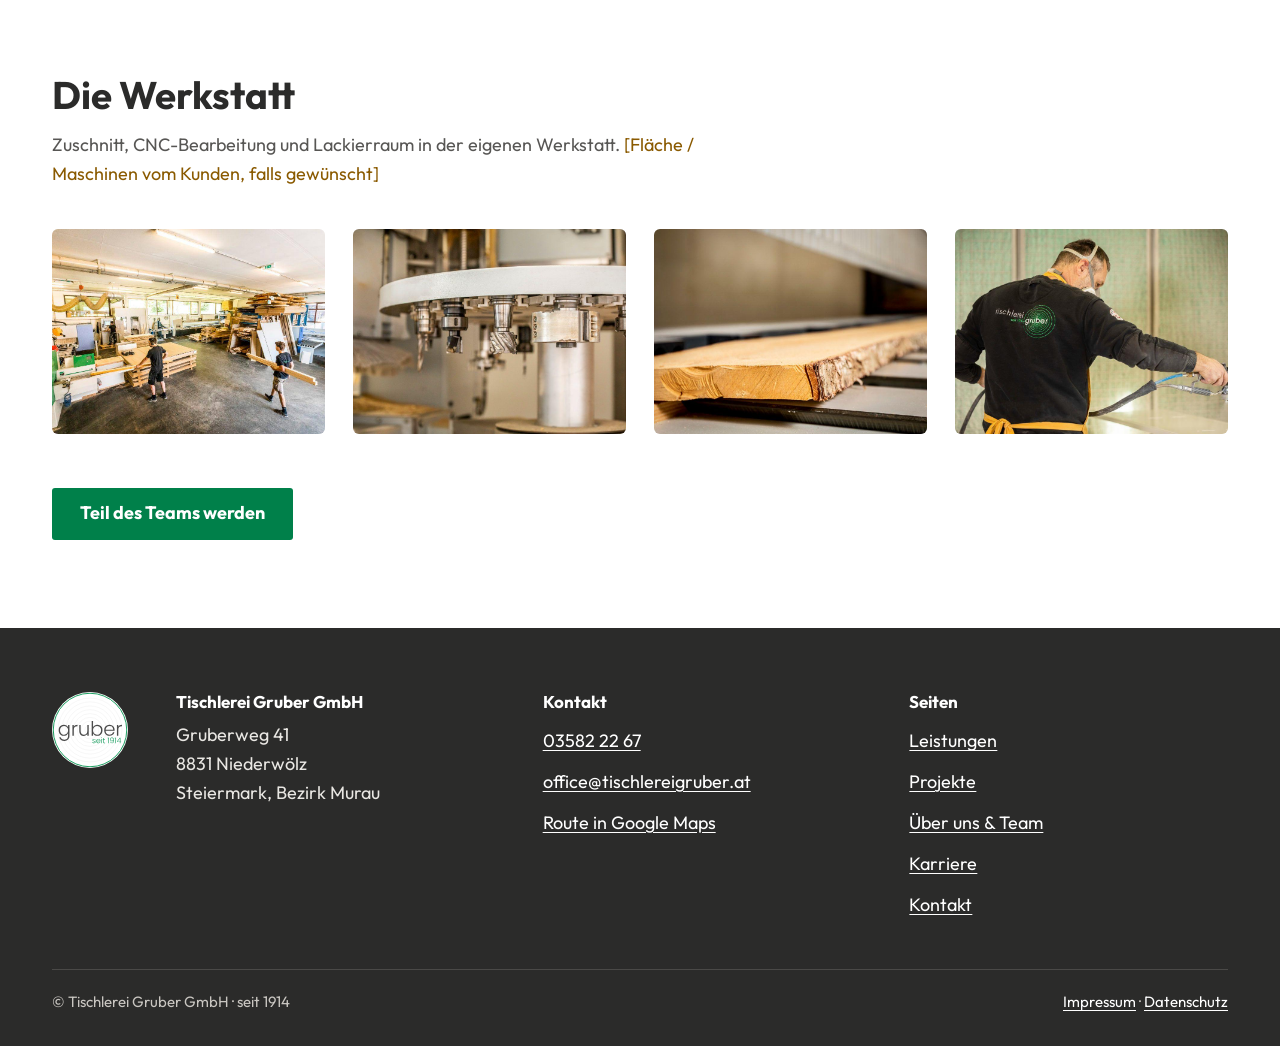
<file: ueber-uns.html>
<!DOCTYPE html>
<html lang="de-AT">
<head>
<meta charset="utf-8">
<meta name="viewport" content="width=device-width, initial-scale=1, viewport-fit=cover">
<meta name="robots" content="noindex, nofollow">
<title>Über uns &amp; Team – Familienbetrieb seit 1914 | Tischlerei Gruber Niederwölz</title>
<meta name="description" content="Die Tischlerei Gruber in Niederwölz: Familienbetrieb seit 1914, heute in 4. Generation geführt von Sigrun Gruber und Albert Brunner.">
<meta name="theme-color" content="#ffffff">
<link rel="stylesheet" href="stil.css">
</head>
<body>
<a class="skip" href="#inhalt">Zum Inhalt springen</a>
<header class="kopfzeile">
 <div class="entwurf" role="note">Entwurf von Werner Hansmann – keine offizielle Seite der Tischlerei&nbsp;Gruber. Unverbindlicher&nbsp;Vorschlag.</div>
 <div class="wrap kopf">
  <a class="logo" href="index.html" aria-label="Tischlerei Gruber – zur Startseite"><img src="assets/logo.svg" alt="Logo Tischlerei Gruber, seit 1914" width="64" height="64"></a>
  <button class="menueknopf" type="button" aria-expanded="false" aria-controls="hauptmenue">Menü</button>
  <nav class="hauptmenue" id="hauptmenue" aria-label="Hauptmenü"><ul>
   <li><a href="leistungen.html">Leistungen</a></li><li><a href="projekte.html">Projekte</a></li><li><a href="ueber-uns.html" aria-current="page">Über uns &amp; Team</a></li><li><a href="karriere.html">Karriere</a></li><li><a href="kontakt.html">Kontakt</a></li>
  </ul></nav>
  <a class="anruf" href="tel:+4335822267" aria-label="Anrufen: 03582 22 67">03582 22 67</a>
 </div>
</header>
<main id="inhalt">
<section class="seitenkopf"><div class="wrap">
 <p class="kicker">Über uns &amp; Team</p>
 <h1>Familienbetrieb in Niederwölz – seit 1914</h1>
 <p class="lead">Was als kleiner Handwerksbetrieb begann, ist heute ein Betrieb, in dem viele Tischler und Lehrlinge arbeiten. Wir führen ihn in 4. Generation.</p>
</div></section>
<section class="abschnitt papier" aria-labelledby="team-h">
 <div class="wrap">
  <figure class="bild" style="margin-bottom:48px"><span class="fraese"><img src="assets/team.jpg" alt="Das Team der Tischlerei Gruber vor dem Firmen-LKW in Niederwölz" width="1200" height="801" style="aspect-ratio:21/9;object-position:center 35%"></span><figcaption>Das Team der Tischlerei Gruber <span class="ph">[Namen und Aufgaben vom Kunden, falls gewünscht]</span></figcaption></figure>
  <div class="zweispaltig oben">
   <div>
    <h2 id="team-h">Die Chefleute</h2>
    <p>Sigrun Gruber und Albert Brunner führen die Tischlerei Gruber GmbH. <span class="ph">[Je ein Satz: wer macht was, z. B. Planung, Büro, Werkstatt]</span></p>
    <p class="ph">[FOTO: Porträt Sigrun Gruber und Albert Brunner]</p>
   </div>
   <div>
    <h2>Unsere Geschichte</h2>
    <ul class="leistungsliste" style="grid-template-columns:1fr">
     <li><b>1914</b><span>Gründung der Tischlerei Gruber <span class="ph">[Ort der Gründung bestätigen]</span></span></li>
     <li><b class="ph">[Jahr]</b><span class="ph">[Meilenstein: 2. / 3. Generation, neue Werkstatt …]</span></li>
     <li><b>Heute</b><span>4. Generation, Meisterbetrieb, Büroeinrichtungen bis nach Wien</span></li>
    </ul>
   </div>
  </div>
 </div>
</section>
<section class="abschnitt" aria-labelledby="werkstatt-h">
 <div class="wrap">
  <h2 id="werkstatt-h">Die Werkstatt</h2>
  <p class="unter">Zuschnitt, CNC-Bearbeitung und Lackierraum in der eigenen Werkstatt. <span class="ph">[Fläche / Maschinen vom Kunden, falls gewünscht]</span></p>
  <ul class="schritte galerie">
   <li><span class="fraese"><img src="assets/werkstatt.jpg" alt="Helle Werkstatthalle mit Plattensäge und Holzlager" loading="lazy" width="1025" height="683"></span></li>
   <li><span class="fraese"><img src="assets/cnc.jpg" alt="Werkzeugwechsler der CNC-Maschine" loading="lazy" width="1025" height="683"></span></li>
   <li><span class="fraese"><img src="assets/brett.jpg" alt="Unbesäumtes Holzbrett auf einer Maschine" loading="lazy" width="1025" height="683"></span></li>
   <li><span class="fraese"><img src="assets/lackierung.jpg" alt="Lackierung einer Platte in der Lackierkabine" loading="lazy" width="1025" height="683"></span></li>
  </ul>
  <div class="knoepfe" style="margin-top:36px"><a class="btn btn-voll" href="karriere.html">Teil des Teams werden</a></div>
 </div>
</section>
</main>
<footer class="fuss">
 <div class="wrap">
  <div class="fuss-raster">
   <img src="assets/logo.svg" alt="" width="76" height="76" loading="lazy">
   <div>
    <h2>Tischlerei Gruber GmbH</h2>
    <address>Gruberweg 41<br>8831 Niederwölz<br>Steiermark, Bezirk Murau</address>
   </div>
   <div>
    <h2>Kontakt</h2>
    <ul><li><a href="tel:+4335822267">03582 22 67</a></li><li><a href="mailto:office@tischlereigruber.at">office@tischlereigruber.at</a></li><li><a href="https://www.google.com/maps/search/?api=1&query=Gruberweg+41%2C+8831+Niederw%C3%B6lz" rel="noopener">Route in Google Maps</a></li></ul>
   </div>
   <div>
    <h2>Seiten</h2>
    <ul><li><a href="leistungen.html">Leistungen</a></li><li><a href="projekte.html">Projekte</a></li><li><a href="ueber-uns.html">Über uns &amp; Team</a></li><li><a href="karriere.html">Karriere</a></li><li><a href="kontakt.html">Kontakt</a></li></ul>
   </div>
  </div>
  <div class="fuss-unten"><span>© Tischlerei Gruber GmbH · seit 1914</span><span><a href="impressum.html">Impressum</a> · <a href="datenschutz.html">Datenschutz</a></span></div>
 </div>
</footer>
<div class="daumen"><a class="btn btn-voll" href="tel:+4335822267">Anrufen</a><a class="btn btn-rand" href="kontakt.html#anfrage">Anfrage</a></div>
<script>
(function(){
 var k=document.querySelector('.menueknopf'),m=document.getElementById('hauptmenue');
 if(k&&m){k.addEventListener('click',function(){var o=m.classList.toggle('offen');k.setAttribute('aria-expanded',o);k.textContent=o?'Schließen':'Menü';});
  m.addEventListener('focusout',function(e){if(m.classList.contains('offen')&&!m.contains(e.relatedTarget)&&e.relatedTarget!==k){m.classList.remove('offen');k.setAttribute('aria-expanded','false');k.textContent='Menü';}});
  document.addEventListener('keydown',function(e){if(e.key==='Escape'&&m.classList.contains('offen')){m.classList.remove('offen');k.setAttribute('aria-expanded','false');k.textContent='Menü';k.focus();}});}
 var gl=[].slice.call(document.querySelectorAll('a[data-galerie]'));
 if(gl.length){
  var d=document.createElement('dialog');d.className='lightbox';d.setAttribute('aria-label','Fotogalerie');
  d.innerHTML='<figure><img alt=""><figcaption><b></b><span></span><em></em></figcaption></figure><button class="lb-zu" type="button" aria-label="Galerie schließen">✕</button><button class="lb-pfeil lb-zurueck" type="button" aria-label="Vorheriges Foto">‹</button><button class="lb-pfeil lb-weiter" type="button" aria-label="Nächstes Foto">›</button>';
  document.body.appendChild(d);
  var bild=d.querySelector('img'),tit=d.querySelector('figcaption b'),txt=d.querySelector('figcaption span'),zahl=d.querySelector('figcaption em'),grp=[],pos=0;
  function zeige(i){pos=(i+grp.length)%grp.length;var a=grp[pos],im=a.querySelector('img');bild.classList.remove('da');bild.src=a.getAttribute('href');if(bild.complete)bild.classList.add('da');bild.alt=im.alt;tit.textContent=a.getAttribute('data-titel');txt.textContent=im.alt;zahl.textContent=(pos+1)+' / '+grp.length;}
  bild.addEventListener('load',function(){bild.classList.add('da');});
  gl.forEach(function(a){a.addEventListener('click',function(e){e.preventDefault();grp=gl.filter(function(x){return x.getAttribute('data-galerie')===a.getAttribute('data-galerie');});zeige(grp.indexOf(a));d.showModal();});});
  d.querySelector('.lb-zu').addEventListener('click',function(){d.close();});
  d.querySelector('.lb-zurueck').addEventListener('click',function(){zeige(pos-1);});
  d.querySelector('.lb-weiter').addEventListener('click',function(){zeige(pos+1);});
  d.addEventListener('click',function(e){if(e.target===d)d.close();});
  d.addEventListener('keydown',function(e){if(e.key==='ArrowLeft')zeige(pos-1);if(e.key==='ArrowRight')zeige(pos+1);});
  var sx=null;d.addEventListener('touchstart',function(e){sx=e.touches[0].clientX;},{passive:true});
  d.addEventListener('touchend',function(e){if(sx===null)return;var dx=e.changedTouches[0].clientX-sx;if(Math.abs(dx)>50)zeige(pos+(dx<0?1:-1));sx=null;});
 }
 document.querySelectorAll('[data-stelle]').forEach(function(a){a.addEventListener('click',function(){var s=document.querySelector('select[name=stelle]');if(s)s.value=a.getAttribute('data-stelle');});});
 document.querySelectorAll('form.attrappe').forEach(function(f){f.addEventListener('submit',function(e){e.preventDefault();var h=f.querySelector('.formmeldung');if(h){h.classList.add('sichtbar');h.focus();}});});
})();
</script>
</body>
</html>
</file>
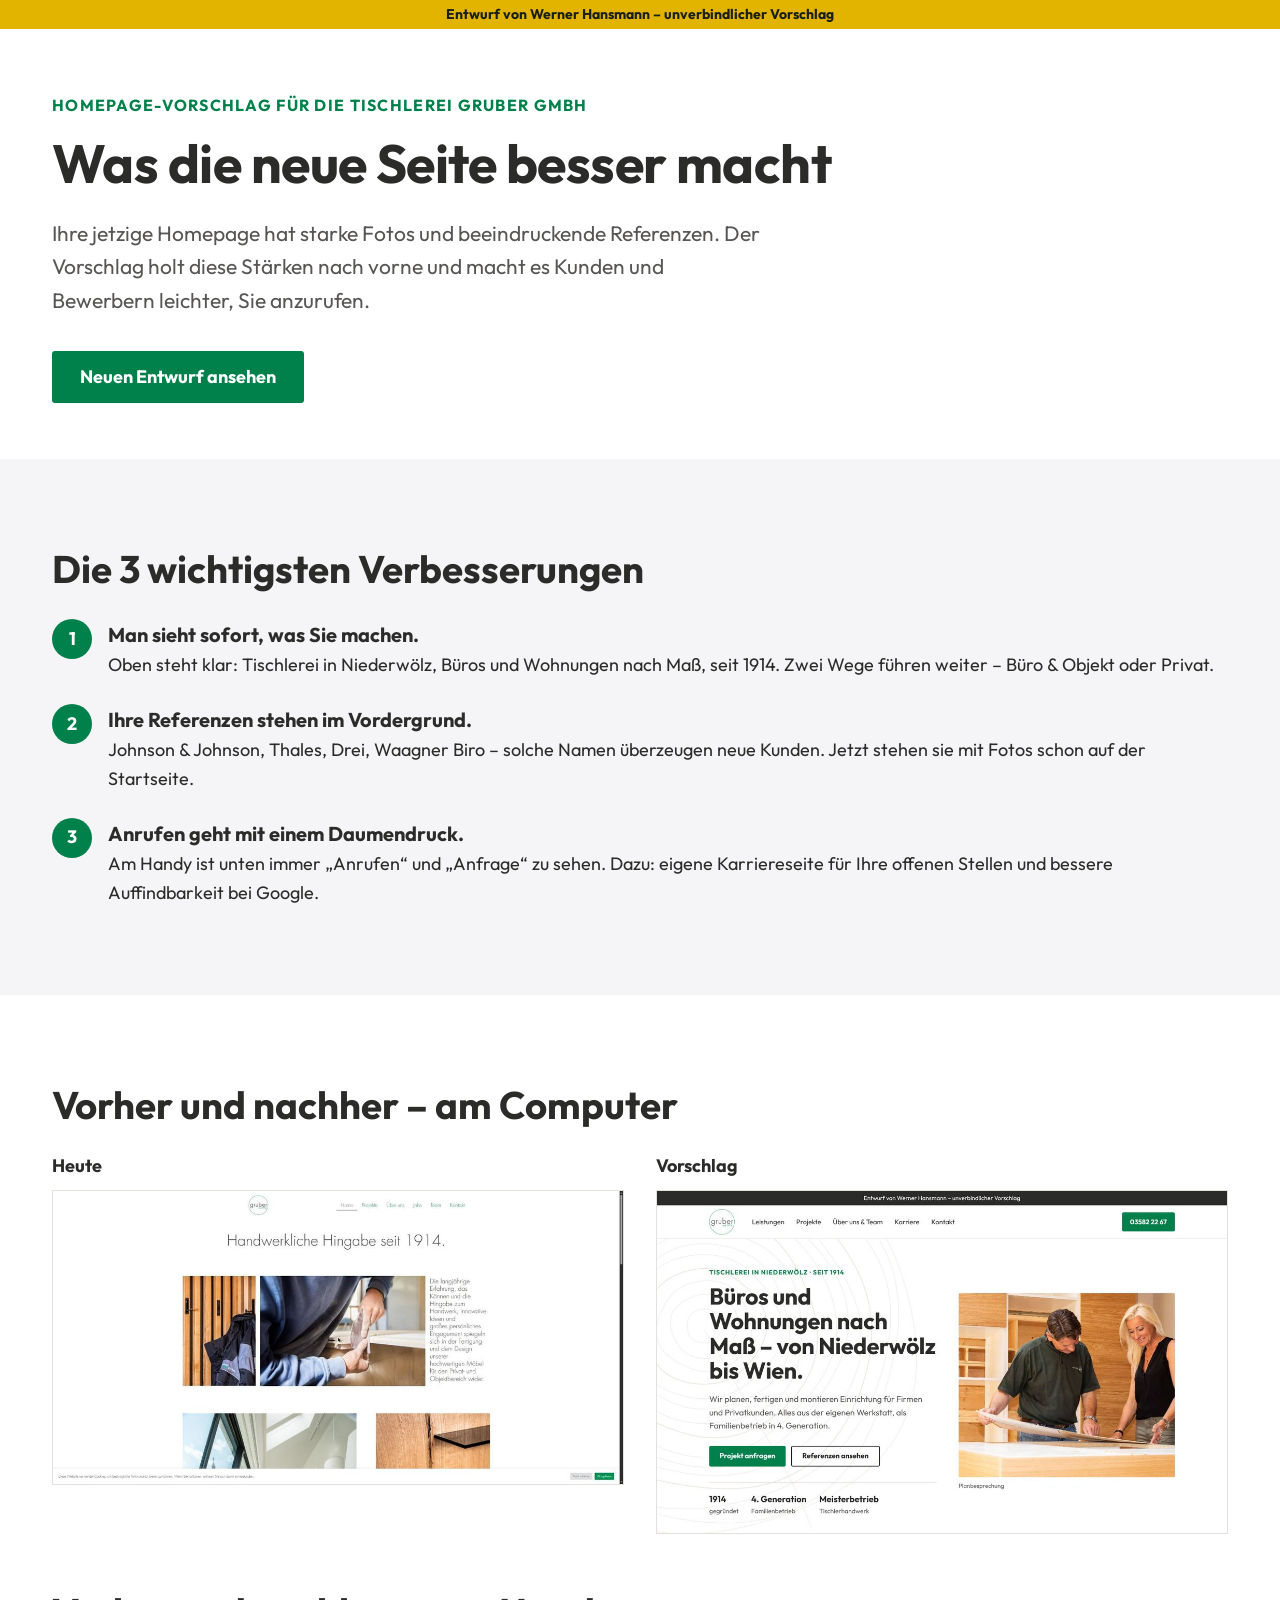
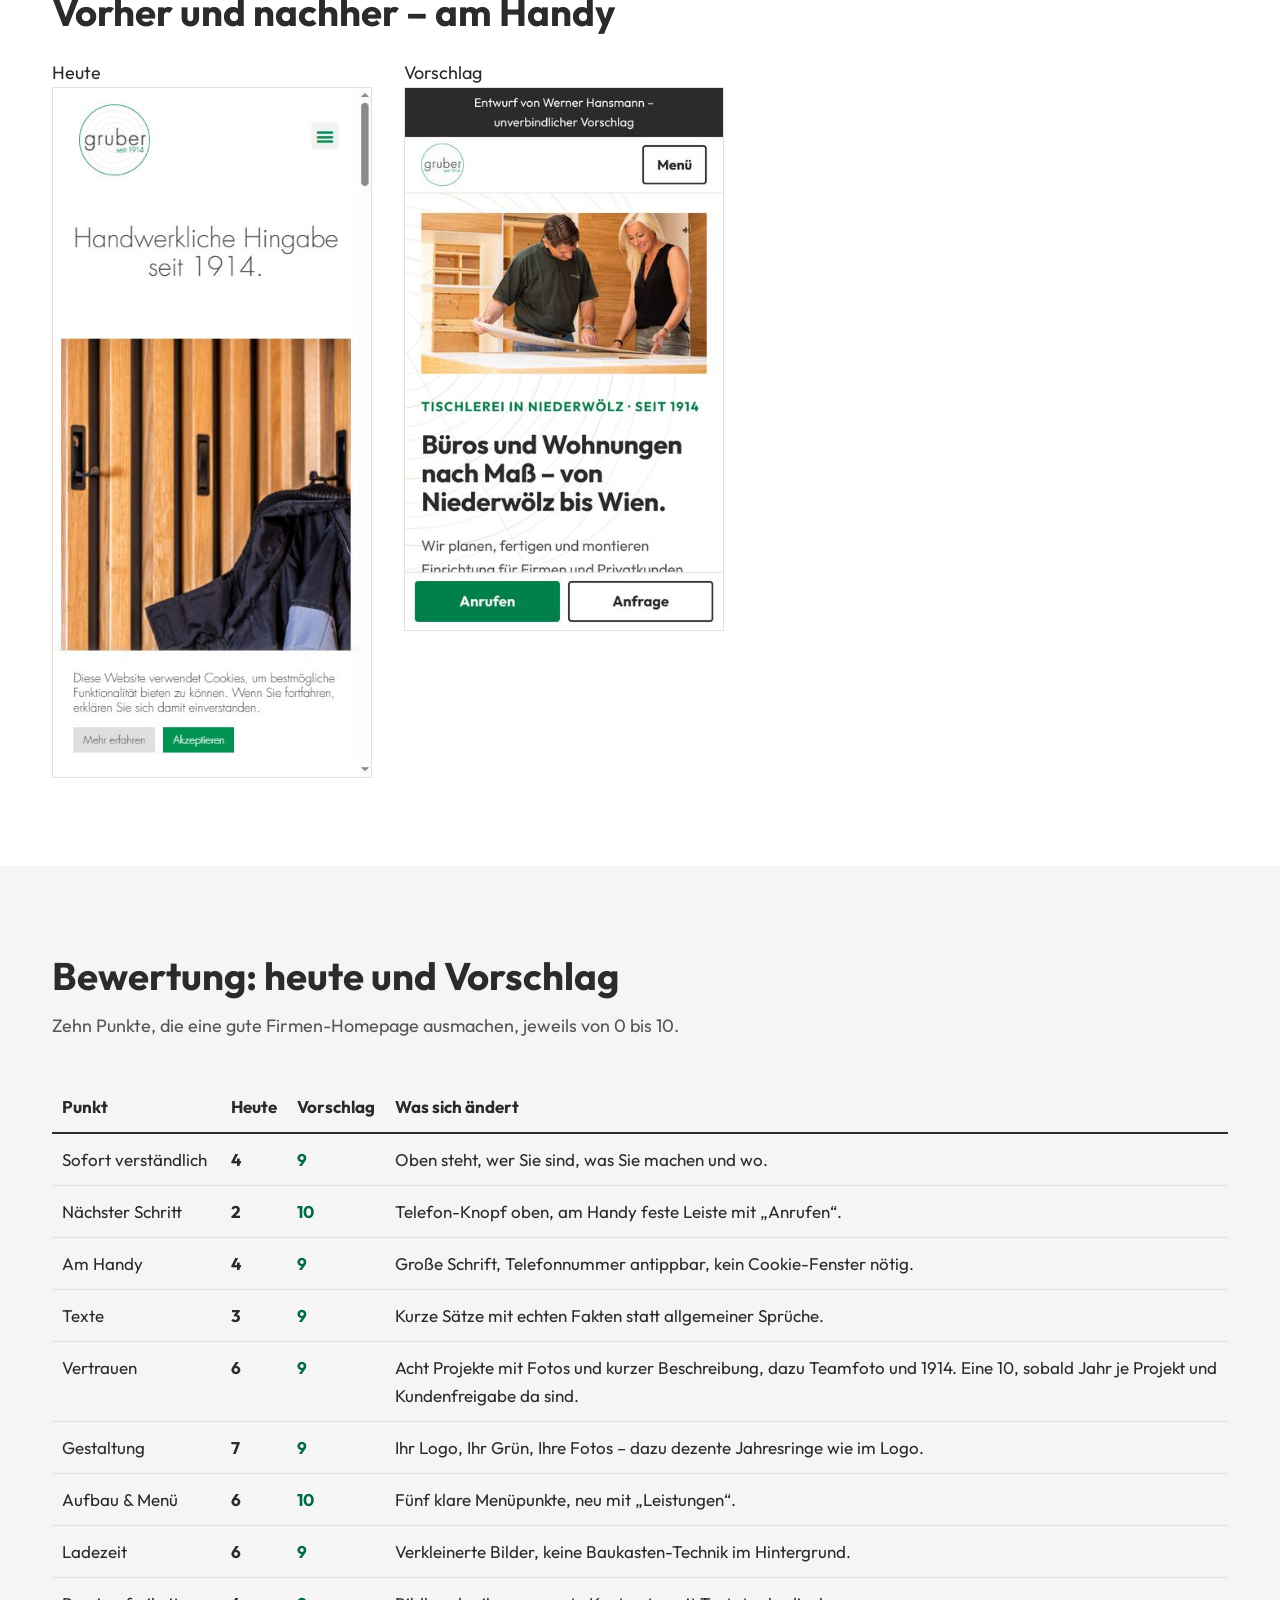
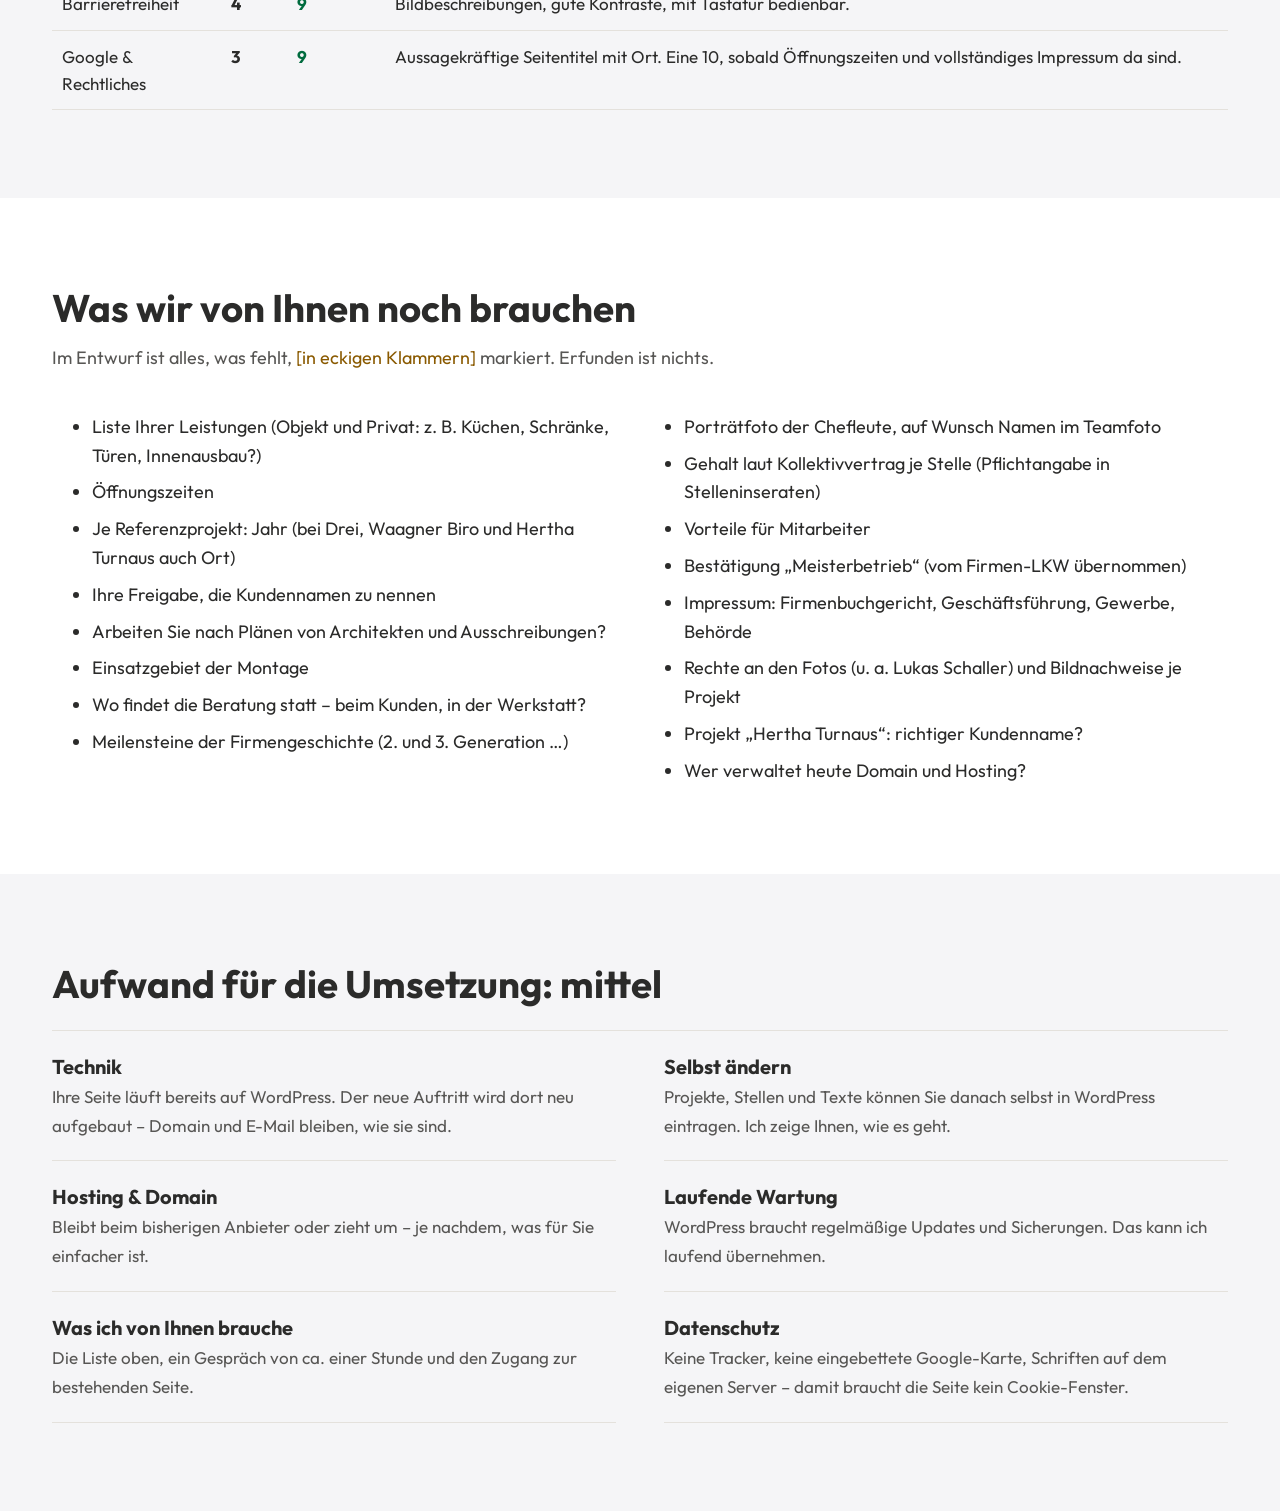
<file: vorher-nachher.html>
<!DOCTYPE html>
<html lang="de-AT">
<head>
<meta charset="utf-8">
<meta name="viewport" content="width=device-width, initial-scale=1">
<meta name="robots" content="noindex, nofollow">
<title>Vorher / Nachher – Homepage-Vorschlag Tischlerei Gruber</title>
<link rel="stylesheet" href="stil.css">
<style>
.vn{display:grid;grid-template-columns:1fr 1fr;gap:32px;align-items:start}
.vn figure{margin:0}
.vn img{border:1px solid var(--linie);width:100%}
.vn figcaption{font-weight:700;margin-bottom:10px}
.handys{display:flex;gap:32px;flex-wrap:wrap}
.handys figure{width:min(320px,100%)}
table.noten{border-collapse:collapse;width:100%;font-size:17px}
.noten th,.noten td{text-align:left;padding:12px 10px;border-bottom:1px solid var(--linie);vertical-align:top}
.noten th{border-bottom:2px solid var(--text)}
.noten td.n{font-weight:700;white-space:nowrap}
.noten td.neu{color:var(--gruen-dunkel)}
.drei{list-style:none;padding:0;counter-reset:d;display:grid;gap:24px}
.drei li{counter-increment:d;padding-left:56px;position:relative}
.drei li::before{content:counter(d);position:absolute;left:0;top:0;width:40px;height:40px;border-radius:50%;background:var(--gruen);color:#fff;display:flex;align-items:center;justify-content:center;font-weight:700}
.drei b{display:block;font-size:20px}
.liste{columns:2;column-gap:48px}
.liste li{break-inside:avoid;margin-bottom:8px}
@media (max-width:900px){.vn{grid-template-columns:1fr}.liste{columns:1}body{padding-bottom:0}}
@media (max-width:640px){.noten thead{display:none}.noten,.noten tbody,.noten tr,.noten td{display:block;width:100%}.noten tr{border-bottom:1px solid var(--linie);padding:10px 0}.noten td{border:0;padding:2px 0}.noten td:first-child{font-weight:700}.noten td.n{display:inline-block;width:auto;margin-right:14px}.noten td.n:nth-child(2)::before{content:'Heute: ';font-weight:400}.noten td.n:nth-child(3)::before{content:'Vorschlag: ';font-weight:400}}
@media print{.entwurf{background:#fff;color:#000;border-bottom:1px solid #000}.abschnitt{padding:28px 0}}
</style>
</head>
<body>
<div class="entwurf">Entwurf von Werner Hansmann – unverbindlicher Vorschlag</div>
<main>
<section class="seitenkopf"><div class="wrap">
 <p class="kicker">Homepage-Vorschlag für die Tischlerei Gruber GmbH</p>
 <h1>Was die neue Seite besser macht</h1>
 <p class="lead">Ihre jetzige Homepage hat starke Fotos und beeindruckende Referenzen. Der Vorschlag holt diese Stärken nach vorne und macht es Kunden und Bewerbern leichter, Sie anzurufen.</p>
 <div class="knoepfe"><a class="btn btn-voll" href="index.html">Neuen Entwurf ansehen</a></div>
</div></section>

<section class="abschnitt papier" aria-labelledby="drei-h"><div class="wrap">
 <h2 id="drei-h">Die 3 wichtigsten Verbesserungen</h2>
 <ol class="drei" style="margin-top:28px">
  <li><b>Man sieht sofort, was Sie machen.</b>Oben steht klar: Tischlerei in Niederwölz, Büros und Wohnungen nach Maß, seit 1914. Zwei Wege führen weiter – Büro &amp; Objekt oder Privat.</li>
  <li><b>Ihre Referenzen stehen im Vordergrund.</b>Johnson &amp; Johnson, Thales, Drei, Waagner Biro – solche Namen überzeugen neue Kunden. Jetzt stehen sie mit Fotos schon auf der Startseite.</li>
  <li><b>Anrufen geht mit einem Daumendruck.</b>Am Handy ist unten immer „Anrufen“ und „Anfrage“ zu sehen. Dazu: eigene Karriereseite für Ihre offenen Stellen und bessere Auffindbarkeit bei Google.</li>
 </ol>
</div></section>

<section class="abschnitt" aria-labelledby="bild-h"><div class="wrap">
 <h2 id="bild-h">Vorher und nachher – am Computer</h2>
 <div class="vn" style="margin-top:24px">
  <figure><figcaption>Heute</figcaption><img src="vergleich/alt-desktop.jpg" alt="Bildschirmfoto der heutigen Startseite am Computer" loading="lazy"></figure>
  <figure><figcaption>Vorschlag</figcaption><img src="vergleich/neu-desktop.jpg" alt="Bildschirmfoto der vorgeschlagenen Startseite am Computer" loading="lazy"></figure>
 </div>
 <h2 style="margin-top:56px">Vorher und nachher – am Handy</h2>
 <div class="handys" style="margin-top:24px">
  <figure><figcaption>Heute</figcaption><img src="vergleich/alt-handy.jpg" alt="Bildschirmfoto der heutigen Startseite am Handy" loading="lazy" style="border:1px solid var(--linie)"></figure>
  <figure><figcaption>Vorschlag</figcaption><img src="vergleich/neu-handy.jpg" alt="Bildschirmfoto der vorgeschlagenen Startseite am Handy" loading="lazy" style="border:1px solid var(--linie)"></figure>
 </div>
</div></section>

<section class="abschnitt papier" aria-labelledby="noten-h"><div class="wrap">
 <h2 id="noten-h">Bewertung: heute und Vorschlag</h2>
 <p class="unter">Zehn Punkte, die eine gute Firmen-Homepage ausmachen, jeweils von 0 bis 10.</p>
 <table class="noten">
  <thead><tr><th>Punkt</th><th>Heute</th><th>Vorschlag</th><th>Was sich ändert</th></tr></thead>
  <tbody>
   <tr><td>Sofort verständlich</td><td class="n">4</td><td class="n neu">9</td><td>Oben steht, wer Sie sind, was Sie machen und wo.</td></tr>
   <tr><td>Nächster Schritt</td><td class="n">2</td><td class="n neu">10</td><td>Telefon-Knopf oben, am Handy feste Leiste mit „Anrufen“.</td></tr>
   <tr><td>Am Handy</td><td class="n">4</td><td class="n neu">9</td><td>Große Schrift, Telefonnummer antippbar, kein Cookie-Fenster nötig.</td></tr>
   <tr><td>Texte</td><td class="n">3</td><td class="n neu">9</td><td>Kurze Sätze mit echten Fakten statt allgemeiner Sprüche.</td></tr>
   <tr><td>Vertrauen</td><td class="n">6</td><td class="n neu">9</td><td>Acht Projekte mit Fotos und kurzer Beschreibung, dazu Teamfoto und 1914. Eine 10, sobald Jahr je Projekt und Kundenfreigabe da sind.</td></tr>
   <tr><td>Gestaltung</td><td class="n">7</td><td class="n neu">9</td><td>Ihr Logo, Ihr Grün, Ihre Fotos – dazu dezente Jahresringe wie im Logo.</td></tr>
   <tr><td>Aufbau &amp; Menü</td><td class="n">6</td><td class="n neu">10</td><td>Fünf klare Menüpunkte, neu mit „Leistungen“.</td></tr>
   <tr><td>Ladezeit</td><td class="n">6</td><td class="n neu">9</td><td>Verkleinerte Bilder, keine Baukasten-Technik im Hintergrund.</td></tr>
   <tr><td>Barrierefreiheit</td><td class="n">4</td><td class="n neu">9</td><td>Bildbeschreibungen, gute Kontraste, mit Tastatur bedienbar.</td></tr>
   <tr><td>Google &amp; Rechtliches</td><td class="n">3</td><td class="n neu">9</td><td>Aussagekräftige Seitentitel mit Ort. Eine 10, sobald Öffnungszeiten und vollständiges Impressum da sind.</td></tr>
  </tbody>
 </table>
</div></section>

<section class="abschnitt" aria-labelledby="ph-h"><div class="wrap">
 <h2 id="ph-h">Was wir von Ihnen noch brauchen</h2>
 <p class="unter">Im Entwurf ist alles, was fehlt, <span class="ph">[in eckigen Klammern]</span> markiert. Erfunden ist nichts.</p>
 <ul class="liste">
  <li>Liste Ihrer Leistungen (Objekt und Privat: z. B. Küchen, Schränke, Türen, Innenausbau?)</li>
  <li>Öffnungszeiten</li>
  <li>Je Referenzprojekt: Jahr (bei Drei, Waagner Biro und Hertha Turnaus auch Ort)</li>
  <li>Ihre Freigabe, die Kundennamen zu nennen</li>
  <li>Arbeiten Sie nach Plänen von Architekten und Ausschreibungen?</li>
  <li>Einsatzgebiet der Montage</li>
  <li>Wo findet die Beratung statt – beim Kunden, in der Werkstatt?</li>
  <li>Meilensteine der Firmengeschichte (2. und 3. Generation …)</li>
  <li>Porträtfoto der Chefleute, auf Wunsch Namen im Teamfoto</li>
  <li>Gehalt laut Kollektivvertrag je Stelle (Pflichtangabe in Stelleninseraten)</li>
  <li>Vorteile für Mitarbeiter</li>
  <li>Bestätigung „Meisterbetrieb“ (vom Firmen-LKW übernommen)</li>
  <li>Impressum: Firmenbuchgericht, Geschäftsführung, Gewerbe, Behörde</li>
  <li>Rechte an den Fotos (u. a. Lukas Schaller) und Bildnachweise je Projekt</li>
  <li>Projekt „Hertha Turnaus“: richtiger Kundenname?</li>
  <li>Wer verwaltet heute Domain und Hosting?</li>
 </ul>
</div></section>

<section class="abschnitt papier" aria-labelledby="aufwand-h"><div class="wrap">
 <h2 id="aufwand-h">Aufwand für die Umsetzung: mittel</h2>
 <ul class="leistungsliste" style="margin-top:24px">
  <li><b>Technik</b><span>Ihre Seite läuft bereits auf WordPress. Der neue Auftritt wird dort neu aufgebaut – Domain und E-Mail bleiben, wie sie sind.</span></li>
  <li><b>Selbst ändern</b><span>Projekte, Stellen und Texte können Sie danach selbst in WordPress eintragen. Ich zeige Ihnen, wie es geht.</span></li>
  <li><b>Hosting &amp; Domain</b><span>Bleibt beim bisherigen Anbieter oder zieht um – je nachdem, was für Sie einfacher ist.</span></li>
  <li><b>Laufende Wartung</b><span>WordPress braucht regelmäßige Updates und Sicherungen. Das kann ich laufend übernehmen.</span></li>
  <li><b>Was ich von Ihnen brauche</b><span>Die Liste oben, ein Gespräch von ca. einer Stunde und den Zugang zur bestehenden Seite.</span></li>
  <li><b>Datenschutz</b><span>Keine Tracker, keine eingebettete Google-Karte, Schriften auf dem eigenen Server – damit braucht die Seite kein Cookie-Fenster.</span></li>
 </ul>
</div></section>
</main>
</body>
</html>
</file>
<file: stil.css>
/* Tischlerei Gruber – Entwurf von Werner Hansmann (unverbindlich) */
@font-face{font-family:"Outfit";src:url(fonts/Outfit-Regular.woff) format("woff");font-weight:400;font-display:swap}
@font-face{font-family:"Outfit";src:url(fonts/Outfit-Bold.woff) format("woff");font-weight:700;font-display:swap}

:root{
  --gruen:#00804a; --gruen-dunkel:#006b3e; --gruen-hell:#e8f3ec;
  --text:#2b2b2a; --grau:#575654; --linie:#e4e1dc; --papier:#f5f5f7;
  --platzhalter:#8a5a00;
  --ease-out:cubic-bezier(0.23,1,0.32,1);
}
*{box-sizing:border-box;margin:0}
html{scroll-behavior:smooth;-webkit-text-size-adjust:100%;overflow-x:clip}
body{font-family:"Outfit",system-ui,-apple-system,"Segoe UI",sans-serif;font-size:18px;line-height:1.6;color:var(--text);background:#fff}
img{display:block;max-width:100%;height:auto}
a{color:inherit}
p a,li a,address a{color:var(--gruen);text-underline-offset:3px}
a,button{-webkit-tap-highlight-color:transparent;touch-action:manipulation}
:focus-visible{outline:3px solid var(--gruen);outline-offset:3px}
.skip{position:absolute;left:-999px;top:0}
.skip:focus{left:12px;top:12px;background:#fff;padding:10px 14px;z-index:99}
.ph{color:var(--platzhalter)}
.wrap{max-width:1240px;margin:0 auto;padding:0 32px}

/* Entwurfs-Hinweis */
.entwurf{background:#e2b400;color:#1a1f1c;font-size:14px;font-weight:700;line-height:1.35;text-align:center;padding:5px 12px}

/* Kopf */
header.kopfzeile{border-bottom:1px solid var(--linie);background:#fff;position:sticky;top:0;z-index:30}
.kopf{display:flex;align-items:center;gap:32px;height:84px}
.kopf .logo img{width:64px;height:64px}
.hauptmenue ul{display:flex;gap:6px;list-style:none;padding:0}
.hauptmenue a{display:block;color:var(--text);text-decoration:none;font-size:17px;padding:10px 12px;border-radius:4px}
.hauptmenue a[aria-current="page"]{color:var(--gruen);font-weight:700}
.anruf{margin-left:auto;display:inline-flex;align-items:center;gap:8px;background:var(--gruen);color:#fff;text-decoration:none;font-weight:700;min-height:48px;padding:0 22px;border-radius:3px;font-size:17px;transition:transform 160ms var(--ease-out),background-color 200ms ease}
.menueknopf{display:none}

/* Knöpfe */
.btn{display:inline-flex;align-items:center;justify-content:center;min-height:52px;padding:0 28px;border-radius:3px;font:inherit;font-weight:700;text-decoration:none;font-size:18px;cursor:pointer;border:0;transition:transform 160ms var(--ease-out),background-color 200ms ease,border-color 200ms ease}
.btn:active,.anruf:active{transform:scale(.97)}
.btn-voll{background:var(--gruen);color:#fff}
.btn-rand{border:0;background:#e8e8ed;color:var(--text)}
.knoepfe{display:flex;flex-wrap:wrap;gap:14px}
.textlink{color:var(--gruen);font-weight:700;text-decoration:none}

/* Überschriften */
h1{overflow-wrap:break-word;hyphens:manual;font-size:clamp(32px,4.2vw,58px);line-height:1.08;font-weight:700;letter-spacing:-.01em;margin-bottom:24px}
h2{font-size:clamp(30px,3vw,42px);line-height:1.15;margin-bottom:14px}
h3{font-size:24px;line-height:1.25;margin-bottom:8px}
.kicker{font-size:16px;letter-spacing:.08em;text-transform:uppercase;color:var(--gruen);font-weight:700;margin-bottom:16px}
.lead{font-size:21px;color:var(--grau);max-width:34em;margin-bottom:34px}
.unter{color:var(--grau);max-width:40em;margin-bottom:40px}
section{scroll-margin-top:130px}
.abschnitt{padding:88px 0}
.abschnitt.papier{background:var(--papier)}

/* Hero mit Jahresringen */
.hero{position:relative;overflow:hidden}
.hero .ringe{position:absolute;width:1100px;height:1100px;left:-430px;top:-330px;pointer-events:none;z-index:0}
.hero .wrap{position:relative;z-index:1}
/* Jahresringe wachsen beim ersten Laden: 4 Ringe, dann Ring für Ring nach außen */
.ringe .wachs,.ringe .riss{transform-box:view-box;transform-origin:550px 550px}
.ringe .wachs{animation:ring-wachsen 1100ms var(--ease-out) both;animation-delay:calc(500ms + var(--i) * 340ms)}
.ringe .riss{stroke-dasharray:1;animation:riss-zeichnen 1400ms var(--ease-out) both;animation-delay:calc(500ms + var(--i) * 340ms)}
@keyframes ring-wachsen{from{opacity:0;transform:scale(var(--s))}to{opacity:1;transform:none}}
@keyframes riss-zeichnen{from{stroke-dashoffset:1}to{stroke-dashoffset:0}}
.hero-raster{display:grid;grid-template-columns:1.05fr 1fr;gap:56px;align-items:center;padding-top:72px;padding-bottom:80px}
.hero-bild img{width:100%;aspect-ratio:4/3.4;object-fit:cover;border-radius:2px}
.hero-bild figcaption,.bild figcaption{font-size:15px;color:var(--grau);margin-top:10px}
.fakten{display:flex;flex-wrap:wrap;gap:12px 32px;margin-top:40px;padding-top:24px;border-top:1px solid var(--linie);font-size:16px;color:var(--grau)}
.fakten b{display:block;font-size:22px;color:var(--text)}
.seitenkopf{padding:64px 0 56px}
.seitenkopf h1{max-width:18em}

/* Zwei Wege */
.wege-raster{display:grid;grid-template-columns:1fr 1fr;gap:32px}
.weg{background:#fff;border:1px solid var(--linie);display:grid;grid-template-rows:auto 1fr;text-decoration:none;transition:border-color 200ms ease}
.weg img{width:100%;aspect-ratio:16/9;object-fit:cover}
.weg div{padding:28px 30px 32px}
.weg h3{font-size:26px}
.weg ul{padding-left:20px;color:var(--grau);margin-bottom:18px}
.weg .textlink{display:inline-block;margin-top:2px}

/* Referenzen */
.namen{padding:0;display:grid;grid-template-columns:repeat(4,1fr);border-top:1px solid var(--linie);border-left:1px solid var(--linie);margin-top:28px;list-style:none}
.namen li{overflow-wrap:anywhere;hyphens:auto;border-right:1px solid var(--linie);border-bottom:1px solid var(--linie);padding:24px 22px;font-size:19px;font-weight:700}
.namen li span{display:block;font-weight:400;font-size:15px;color:var(--grau)}
.hinweis{font-size:15px;color:var(--grau);margin-top:16px}

/* Werkstatt / Ablauf */
.schritte{display:grid;grid-template-columns:repeat(4,1fr);gap:28px;list-style:none;padding:0;counter-reset:s}
.schritte li{counter-increment:s;border-top:2px solid var(--text);padding-top:18px}
.schritte li::before{content:counter(s,decimal-leading-zero);display:block;font-weight:700;color:var(--gruen);margin-bottom:6px}
.schritte img{width:100%;aspect-ratio:4/3;object-fit:cover;margin-bottom:16px}
.schritte p{color:var(--grau);font-size:17px}
.galerie li{border:0;padding:0}.galerie li::before{content:none}
.zweispaltig.oben{align-items:start}

/* Text + Bild */
.zweispaltig{display:grid;grid-template-columns:1fr 1fr;gap:64px;align-items:center}
.zweispaltig.umgekehrt .bild{order:2}
.bild img{width:100%;object-fit:cover;border-radius:2px}
.zweispaltig p:not(.kicker):not(.ph){color:var(--grau)}
.zweispaltig p{margin-bottom:18px}

/* Karriere-Band */
.karriere-band{background:var(--gruen-hell)}
.karriere-band .kicker{color:var(--gruen-dunkel)}
.stellen-chips{display:flex;flex-wrap:wrap;gap:10px;list-style:none;padding:0;margin:0 0 28px}
.stellen-chips li{color:var(--text);border:1px solid #b9d9c6;background:#fff;border-radius:3px;padding:6px 16px;font-size:16px}

/* Kontakt-Band */
.kontakt-raster{display:grid;grid-template-columns:1.1fr 1fr;gap:56px;align-items:start}
.kontakt-raster address{font-style:normal;font-size:20px;line-height:1.7}
.zeiten{border-collapse:collapse;margin-top:8px;font-size:18px}
.zeiten td{padding:4px 24px 4px 0}
.karte{display:block;position:relative;border:1px solid var(--linie);background:var(--papier);aspect-ratio:16/10;text-decoration:none;overflow:hidden}
.karte .karte-ph{position:absolute;inset:0;display:flex;flex-direction:column;justify-content:center;align-items:center;text-align:center;padding:24px;gap:14px}
.karte .karte-ph span{font-size:15px}

/* Projekte */
.projekte{display:grid;grid-template-columns:repeat(3,1fr);gap:32px;list-style:none;padding:0}
.projekt .bildflaeche{aspect-ratio:4/3;background:var(--papier);border:1px dashed #cfc8bd;display:flex;align-items:center;justify-content:center;text-align:center;padding:20px;font-size:15px;color:var(--platzhalter);margin-bottom:14px}
.projekt img{width:100%;aspect-ratio:4/3;object-fit:cover;margin-bottom:14px}
.projekt h3{font-size:22px;margin-bottom:2px}
.projekt p{color:var(--grau);font-size:17px}
.filter{display:flex;gap:10px;flex-wrap:wrap;margin-bottom:32px}

/* Leistungen */
.leistungsliste{display:grid;grid-template-columns:1fr 1fr;gap:0 48px;list-style:none;padding:0;border-top:1px solid var(--linie)}
.leistungsliste li{padding:20px 0;border-bottom:1px solid var(--linie)}
.leistungsliste b{display:block;font-size:20px}
.leistungsliste span{color:var(--grau);font-size:17px}

/* Stellen */
.stellen{list-style:none;padding:0;border-top:1px solid var(--linie)}
.stellen li{display:grid;grid-template-columns:1.2fr 1.6fr auto;gap:24px;align-items:center;padding:24px 0;border-bottom:1px solid var(--linie)}
.stellen h3{margin:0}
.stellen p{color:var(--grau);font-size:17px}

/* Formular (Attrappe) */
form.attrappe{display:grid;gap:18px;max-width:640px}
form.attrappe label{display:grid;gap:6px;font-weight:700;font-size:17px}
form.attrappe input,form.attrappe select,form.attrappe textarea{font:inherit;font-size:17px;font-weight:400;padding:12px 14px;border:1px solid #767470;border-radius:4px;background:#fff;color:var(--text);min-height:50px}
form.attrappe textarea{min-height:140px;resize:vertical}
.formhinweis{font-size:15px;color:var(--grau)}
.formmeldung{display:none;background:var(--gruen-hell);border-left:4px solid var(--gruen);padding:14px 16px}
.formmeldung.sichtbar{display:block}


/* Referenz-Karten Startseite */
.ref-karten{list-style:none;padding:0;display:grid;grid-template-columns:repeat(4,1fr);gap:24px;margin-top:8px}
.ref-karten a{display:block;text-decoration:none;color:var(--text)}
.ref-karten img{width:100%;aspect-ratio:4/3;object-fit:cover;margin-bottom:12px;transition:opacity 200ms ease}
.ref-karten li{min-width:0}
.ref-karten h3{font-size:20px;margin-bottom:2px;overflow-wrap:break-word;hyphens:auto}
.ref-karten p{color:var(--grau);font-size:16px}

/* Projekte-Seite */
.sprungliste{list-style:none;padding:0;display:flex;flex-wrap:wrap;gap:10px;margin-bottom:48px}
.sprungliste a{display:inline-flex;align-items:center;min-height:44px;padding:0 18px;border:0;border-radius:3px;background:#fff;text-decoration:none;color:var(--text);font-size:16px}
.projektblock{display:grid;grid-template-columns:1fr 1.6fr;gap:56px;align-items:start;padding:64px 0;scroll-margin-top:130px}
.projektblock:first-of-type{border-top:0;padding-top:0}
.projektblock.gespiegelt{grid-template-columns:1.6fr 1fr}
.projektblock.gespiegelt .projekt-text{order:2}
.projekt-text h2{margin-bottom:12px}
.projekt-text p{color:var(--grau);margin-bottom:12px}
.projekt-text p.kicker{color:var(--gruen)}
.projekt-text p.ph{color:var(--platzhalter)}
.bildnachweis{font-size:15px}
.projekt-haupt img{width:100%;aspect-ratio:3/2;object-fit:cover}
.projekt-thumbs{list-style:none;padding:0;display:grid;grid-template-columns:repeat(3,1fr);gap:14px;margin-top:14px}
.projekt-thumbs img{width:100%;aspect-ratio:1/1;object-fit:cover}
.projekt-bilder a{display:block}


/* ===== Clean: helle Flächen, große Rundungen, keine Rahmen/Schatten ===== */
:root{--hell:#f5f5f7;--rund:6px}
.fraese{display:block;position:relative;border-radius:var(--rund);overflow:hidden;background:var(--hell);isolation:isolate}
.fraese img{display:block;width:100%;border-radius:0;margin:0!important;transition:transform 600ms var(--ease-out),filter 450ms ease}
.hero-bild .fraese{border-radius:6px}
.weg{background:#fff;border:0;border-radius:6px;box-shadow:none;padding:0;overflow:hidden}
.weg .fraese{border-radius:0}
.weg div{padding:30px 32px 34px}
.ref-karten .fraese{margin-bottom:16px}
.schritte .fraese{margin-bottom:18px}
.projekt-thumbs .fraese{border-radius:6px}
.logo-kachel .fraese{background:transparent;aspect-ratio:1/1;display:flex;align-items:center;justify-content:center}
.logo-kachel .fraese img{width:58%!important;aspect-ratio:1/1;height:auto}
.karte{background:var(--hell);border:0;border-radius:var(--rund);box-shadow:none}
/* Mosaik Projekte */
.mosaik{list-style:none;padding:0;margin:48px 0 0;display:grid;grid-template-columns:repeat(4,1fr);grid-template-rows:repeat(2,290px);gap:22px}
.mosaik li{min-width:0}
.mosaik .m0{grid-column:span 2;grid-row:span 2}

.mosaik a{height:100%;display:flex;flex-direction:column;gap:10px;text-decoration:none;color:var(--text)}
.mosaik .fraese{flex:1;min-height:0}
.mosaik img{height:100%;object-fit:cover}
.mosaik-titel{font-weight:600;font-size:17px;line-height:1.3}
/* Galerie (Lightbox) */
.lightbox{position:fixed;inset:0;border:0;padding:0;margin:0;width:100%;height:100%;max-width:none;max-height:none;background:rgba(255,255,255,.97);color:var(--text)}
.lightbox[open]{display:flex;align-items:center;justify-content:center;animation:lb-auf 220ms var(--ease-out)}
.lightbox::backdrop{background:transparent}
@keyframes lb-auf{from{opacity:0}to{opacity:1}}
.lightbox figure{margin:0;max-width:min(1100px,92vw);text-align:center}
.lightbox img{max-width:100%;max-height:78dvh;width:auto;margin:0 auto;border-radius:6px;box-shadow:none;opacity:0;transform:scale(.985);transition:opacity 220ms var(--ease-out),transform 220ms var(--ease-out)}
.lightbox img.da{opacity:1;transform:none}
.lightbox figcaption{margin-top:22px;display:flex;flex-wrap:wrap;gap:6px 16px;justify-content:center;align-items:baseline;font-size:16px;color:var(--grau)}
.lightbox figcaption b{color:var(--text);font-size:18px}
.lightbox figcaption em{font-style:normal;color:var(--grau)}
.lightbox button{position:absolute;border:0;background:#e8e8ed;color:var(--text);font:inherit;cursor:pointer;border-radius:3px;width:56px;height:56px;font-size:30px;line-height:1;display:flex;align-items:center;justify-content:center;transition:background-color 200ms ease,transform 160ms var(--ease-out)}
.lightbox button:active{transform:scale(.94)}
.lightbox button:focus-visible{outline:3px solid var(--gruen);outline-offset:3px}
.lb-zu{top:18px;right:18px;font-size:22px!important}
.lb-zurueck{left:18px;top:50%;margin-top:-28px}
.lb-weiter{right:18px;top:50%;margin-top:-28px}
html:has(.lightbox[open]),body:has(.lightbox[open]){overflow:hidden}
.lightbox{overscroll-behavior:contain}
.weg .textlink{color:var(--gruen-dunkel)}
.mosaik-titel{hyphens:manual}

/* Fuß */
footer.fuss{background:#2b2b2a;color:#e9e7e3;padding:64px 0 32px;margin-top:0}
.fuss-raster{display:grid;grid-template-columns:auto 1fr 1fr 1fr;gap:48px;align-items:start}
.fuss-raster img{width:76px;height:76px;background:#fff;border-radius:50%}
.fuss h2{font-size:17px;margin-bottom:10px;color:#fff}
.fuss address{font-style:normal}
.fuss a{color:#fff;text-underline-offset:3px}
.fuss ul{list-style:none;padding:0}
.fuss li{padding:6px 0}
.fuss :focus-visible{outline-color:#fff}
.fuss-unten{border-top:1px solid #4a4947;margin-top:44px;padding-top:20px;font-size:15px;color:#c9c6c1;display:flex;justify-content:space-between;gap:16px;flex-wrap:wrap}

/* Handy-Leiste */
.daumen{display:none}

@media (hover:hover) and (pointer:fine){
  a:hover .fraese img,a.fraese:hover img{transform:scale(1.03);filter:brightness(1.05) contrast(1.07) saturate(1.18)}
  .logo-kachel .fraese img{filter:none!important;transform:none!important}
  .lightbox button:hover{background:#dcdce1}
  .sprungliste a:hover{border-color:var(--gruen);color:var(--gruen)}
  .hauptmenue a:hover{color:var(--gruen);background:var(--papier)}
  .anruf:hover,.btn-voll:hover{background:var(--gruen-dunkel)}
  .btn-rand:hover{background:#dcdce1}
  .textlink:hover{text-decoration:underline}
}

@media (max-width:980px){
  .namen{grid-template-columns:1fr 1fr}
  .ref-karten{grid-template-columns:repeat(2,minmax(0,1fr));gap:20px 14px}
  .ref-karten h3{font-size:18px}
  .projektblock,.projektblock.gespiegelt{grid-template-columns:1fr;gap:24px}
  .projektblock.gespiegelt .projekt-text{order:0}
  .schritte{grid-template-columns:1fr 1fr}
  .fuss-raster{grid-template-columns:1fr 1fr}
}

@media (max-width:900px){
  body{font-size:17px;padding-bottom:78px}
  .wrap{padding:0 20px}
  .kopf{height:68px;gap:12px}
  .kopf .logo img{width:52px;height:52px}
  .anruf{display:none}
  .menueknopf{display:inline-flex;align-items:center;gap:8px;margin-left:auto;min-height:48px;padding:0 16px;border:0;border-radius:3px;background:#e8e8ed;font:inherit;font-weight:700;font-size:17px;color:var(--text);cursor:pointer;transition:transform 160ms var(--ease-out)}
  .menueknopf:active{transform:scale(.97)}
  .hauptmenue{position:absolute;left:0;right:0;top:100%;background:#fff;border-bottom:1px solid var(--linie);box-shadow:0 12px 24px rgba(0,0,0,.08);opacity:0;transform:translateY(-6px);visibility:hidden;transition:opacity 180ms var(--ease-out),transform 180ms var(--ease-out),visibility 0s linear 180ms}
  .hauptmenue.offen{opacity:1;transform:none;visibility:visible;transition:opacity 200ms var(--ease-out),transform 200ms var(--ease-out),visibility 0s}
  .hauptmenue ul{flex-direction:column;gap:0;padding:8px 12px 16px}
  .hauptmenue a{font-size:19px;padding:14px 10px;border-bottom:1px solid var(--linie);border-radius:0}
  .hero .ringe{width:700px;height:700px;left:-360px;top:-180px}
  .hero-raster{grid-template-columns:1fr;gap:28px;padding-top:24px;padding-bottom:48px}
  .hero-bild{order:-1}
  .hero-bild img{aspect-ratio:16/9}
  .hero-bild figcaption{display:none}
  .lead{font-size:18px}
  .abschnitt{padding:56px 0}
  .seitenkopf{padding:36px 0 32px}
  .wege-raster,.zweispaltig,.kontakt-raster,.leistungsliste{grid-template-columns:1fr;gap:28px}
  .leistungsliste{gap:0}
  .zweispaltig.umgekehrt .bild{order:0}
  .namen li{font-size:17px;padding:18px 14px}
  .projekte{grid-template-columns:1fr 1fr;gap:20px}
  .stellen li{grid-template-columns:1fr;gap:8px}
  .projektblock{padding:36px 0}
  .mosaik{grid-template-columns:1fr 1fr;grid-template-rows:250px 190px 190px;gap:14px;margin-top:32px}
  .hero-bild .fraese,.weg{border-radius:6px}
  .weg div{padding:24px 22px 26px}
  .mosaik .m0{grid-column:span 2;grid-row:span 1}

  .mosaik-titel{font-size:15px}
  .lb-zurueck,.lb-weiter{top:auto;bottom:18px;margin-top:0}
  .lightbox img{max-height:58dvh;border-radius:6px}
  .lightbox figure{padding:64px 0 90px}
  .lightbox figcaption{font-size:15px;margin-top:18px}
  .lightbox button{width:48px;height:48px;font-size:26px}
  .lb-zu{top:10px;right:10px}
  .sprungliste{margin-bottom:32px}
  .stellen .btn{justify-self:start}
  .daumen{display:grid;grid-template-columns:1fr 1fr;position:fixed;left:0;right:0;bottom:0;z-index:40;background:#fff;border-top:1px solid var(--linie);padding:10px 12px calc(10px + env(safe-area-inset-bottom,0px));gap:10px}
  .daumen .btn{min-height:50px}
}
@media (max-width:560px){
  .projekte,.fuss-raster{grid-template-columns:1fr}
  .projekt .bildflaeche{aspect-ratio:auto;padding:14px}
  .schritte{gap:20px 14px}
  .schritte h3{font-size:20px}
  .schritte p{font-size:16px}
  .weg div{padding:22px 20px 24px}
  .zeiten td{padding-right:14px}
}
@media (prefers-reduced-motion:reduce){
  html{scroll-behavior:auto}
  .ringe .wachs,.ringe .riss{animation:none}
  *{transition-property:opacity,background-color,border-color!important}
  .btn:active,.anruf:active,.menueknopf:active{transform:none}
  .hauptmenue{transform:none!important}
  .lightbox[open]{animation:none}.lightbox img{transform:none}
}
@media (max-width:360px){.entwurf{font-size:13px;padding:4px 8px}}

/* Wege: große Bildkacheln mit Schrift im Foto (wie REIF) */
.weg{position:relative;display:block;overflow:hidden;border:0;border-radius:6px;background:#1d1d1f;padding:0;height:clamp(440px,48vw,620px);color:#fff;text-decoration:none;-webkit-tap-highlight-color:transparent;touch-action:manipulation;transition:transform 160ms var(--ease-out)}
.weg:active{transform:scale(.985)}
.weg .fraese{position:absolute;inset:0;border-radius:0;display:block;height:100%}
.weg img{position:absolute;inset:0;width:100%;height:100%;aspect-ratio:auto;object-fit:cover}
.weg .weg-text{position:absolute;left:0;right:0;bottom:0;display:block;padding:120px 36px 34px;background:linear-gradient(rgba(20,20,22,0),rgba(20,20,22,.55) 45%,rgba(20,20,22,.85))}
.weg h3{color:#fff;font-size:clamp(32px,3.6vw,48px);line-height:1.05;letter-spacing:-.02em;margin:0 0 12px}
.weg .weg-link{display:inline-flex;align-items:center;gap:8px;font-weight:700;font-size:18px;color:#fff;border-bottom:2px solid #6fd39b;padding-bottom:3px}
.weg .weg-link::after{content:"→";transition:transform 200ms var(--ease-out)}
@media (hover:hover) and (pointer:fine){.weg:hover .weg-link::after{transform:translateX(4px)}}
@media (max-width:760px){.weg{height:auto;aspect-ratio:4/5}.weg .weg-text{padding:90px 22px 24px}.weg h3{font-size:32px}.weg .weg-link{font-size:17px}}
@media (prefers-reduced-motion:reduce){.weg,.weg .weg-link::after{transition:none}.weg:active{transform:none}}
@media (max-width:360px){.weg .weg-link{display:inline;font-size:16px}}

/* Referenzen Startseite: große Bildkacheln mit Schrift im Foto */
.ref-karten{grid-template-columns:repeat(2,minmax(0,1fr));gap:24px}
.ref-karten a{position:relative;display:block;overflow:hidden;border-radius:6px;background:#1d1d1f;color:#fff;aspect-ratio:4/3;-webkit-tap-highlight-color:transparent;touch-action:manipulation;transition:transform 160ms var(--ease-out)}
.ref-karten a:active{transform:scale(.985)}
.ref-karten .fraese{position:absolute;inset:0;margin:0;border-radius:0;display:block;height:100%}
.ref-karten img{position:absolute;inset:0;width:100%;height:100%;aspect-ratio:auto;margin:0;object-fit:cover}
.ref-karten .ref-text{position:absolute;left:0;right:0;bottom:0;padding:90px 30px 26px;background:linear-gradient(rgba(20,20,22,0),rgba(20,20,22,.6) 45%,rgba(20,20,22,.88))}
.ref-karten h3{color:#fff;font-size:clamp(24px,2.4vw,32px);line-height:1.1;letter-spacing:-.015em;margin:0 0 6px}
.ref-karten p{color:#ececef;font-size:17px;margin:0}
@media (max-width:760px){.ref-karten{grid-template-columns:1fr;gap:16px}.ref-karten .ref-text{padding:70px 20px 18px}.ref-karten h3{font-size:24px}.ref-karten p{font-size:16px}}
@media (prefers-reduced-motion:reduce){.ref-karten a{transition:none}.ref-karten a:active{transform:none}}
</file>
